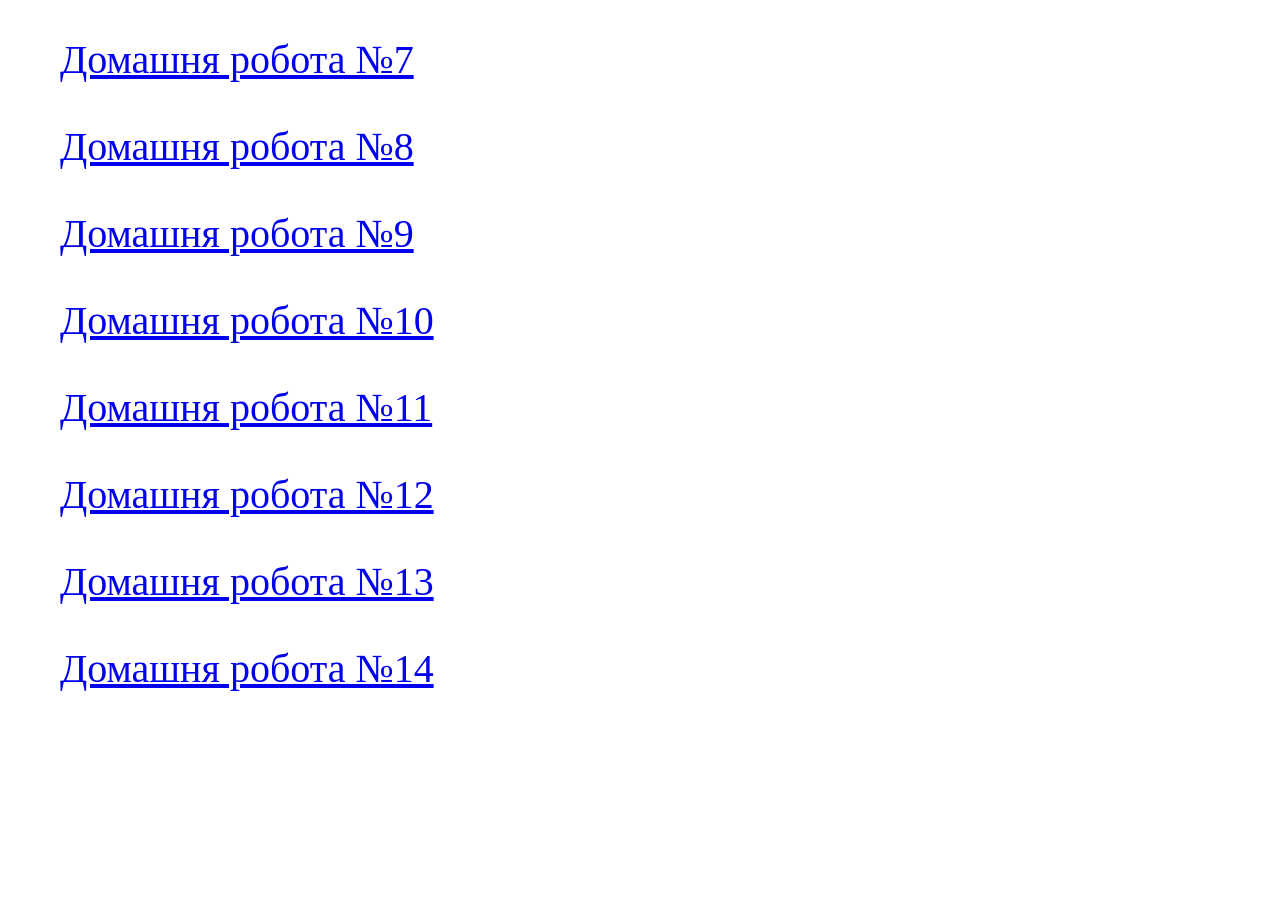
<file: index.html>
﻿<!DOCTYPE html>
<html lang="uk">
<head>
<meta charset="UTF-8">
<meta name="author" content="Vitalii Vlasyuk">
<title>Домашні роботи</title>
<link rel="stylesheet" href="css/reset.css">
<link rel="stylesheet" href="css/style.css">
</head>
  <body>
    <ul>
        <li>
        <a href="homework7/">Домашня робота №7</a>
      </li>
      <li>
        <a href="homework8/">Домашня робота №8</a>
      </li>
      <li>
        <a href="homework9/">Домашня робота №9</a>
      </li>
      <li>
        <a href="homework10/">Домашня робота №10</a>
      </li>
      <li>
        <a href="homework11/">Домашня робота №11</a>
      </li>
      <li>
        <a href="homework12/">Домашня робота №12</a>
      </li>
      <li>
        <a href="homework13/">Домашня робота №13</a>
      </li>
      <li>
        <a href="homework14/">Домашня робота №14</a>
      </li>
    </ul>
  </body>
</html>
</file>
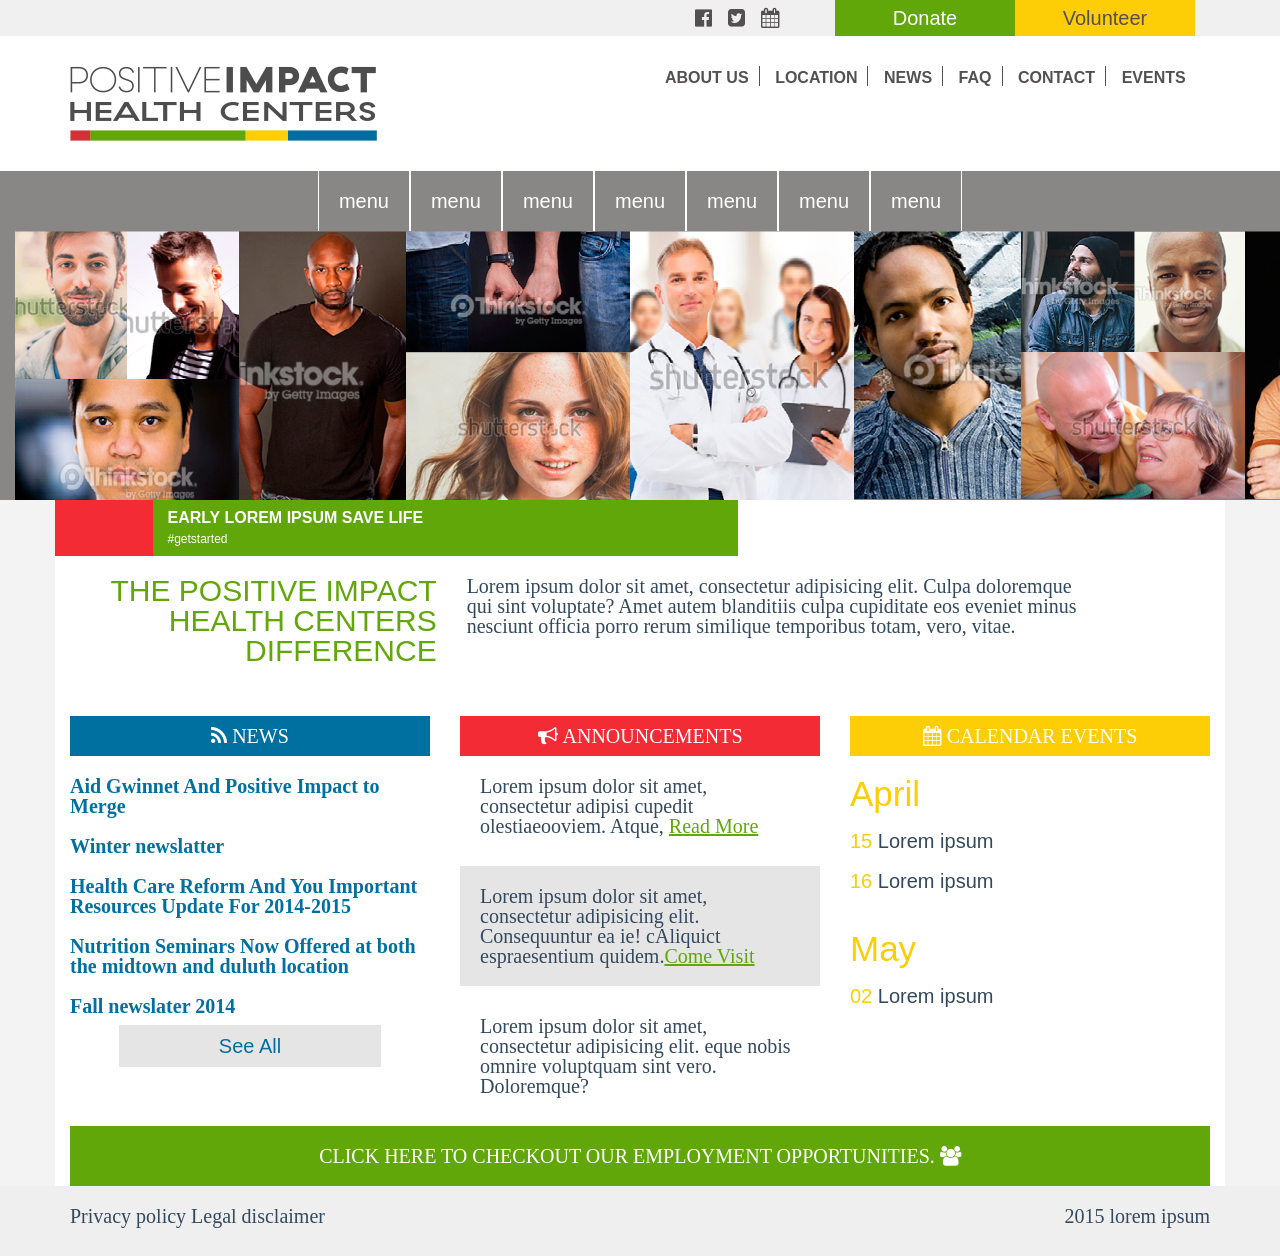
<file: exam/index.html>
<!DOCTYPE html>
<html>

  <head>
    <meta charset="UTF-8">

    <title>homework10</title>
    <meta name="description" content="hw10 template">
  <!--
    icons
  -->
    <link rel="shortcut icon" href="assets/img/favicon/favicon.ico" type="image/x-icon">
    <link rel="apple-touch-icon" href="assets/img/favicon/apple-touch-icon.png">
    <link rel="apple-touch-icon" sizes="72x72" href="assets/img/favicon/apple-touch-icon-72x72.png">
    <link rel="apple-touch-icon" sizes="114x114" href="assets/img/favicon/apple-touch-icon-114x114.png">
  <!--
    cross-platrform
  -->
    <meta http-equiv="X-UA-Compatible" content="IE=edge">
    <meta name="viewport" content="width=device-width, initial-scale=1, maximum-scale=1">
  <!--
    fonts
  -->
    <link rel="stylesheet" href="assets/css/font-awesome.min.css"/>
  <!--
    main-css
  -->
    <link rel="stylesheet" href="assets/css/style.css">
  </head>

  <body>
<!--
  main-header
-->
    <header class="main-header">
      <div class="container">
        <div class="row">
          <ul class="social-list col-lg-offset-6 col-lg-2">
            <li><a href="#" class="fa fa-facebook-official" aria-hidden="true"></a></li>
            <li><a href="#" class="fa fa-twitter-square" aria-hidden="true"></a></li>
            <li><a href="#" class="fa fa-calendar" aria-hidden="true"></a></li>
          </ul>
          <ul class="help-list col-lg-4 row">
            <li class="donate col-lg-6"><a href="#">Donate</a></li>
            <li class="volunteer col-lg-6"><a href="#">Volunteer</a></li>
          </ul>
        </div>
      </div>
    </header>

<!--
  logo+nav section
-->

    <section class="navigation">
      <div class="container">
        <div class="row">
          <a href="#" class="logo col-lg-4"><img src="assets/img/logo.png" alt="logo"></a>
          <ul class="main-nav col-lg-offset-2 col-lg-6">
            <li><a href="#">about us</a></li>
            <li><a href="#">location</a></li>
            <li><a href="#">news</a></li>
            <li><a href="#">faq</a></li>
            <li><a href="#">contact</a></li>
            <li><a href="#">events</a></li>
          </ul>
        </div>
      </div>
    </section>

<!--
  welcome section
-->

    <section class="welcome">
      <div class="container">
        <div class="row">
          <ul class="menu">
            <li class="list"><a href="#">menu</a></li>
            <li><a href="#">menu</a></li>
            <li><a href="#">menu</a></li>
            <li><a href="#">menu</a></li>
            <li><a href="#">menu</a></li>
            <li><a href="#">menu</a></li>
            <li><a href="#">menu</a></li>
          </ul>
        </div>
      </div>
      <div class="container-fluid">
        <img src="assets/img/header.png" alt="collage">
      </div>
    </section>

<!--
  health-section
-->

    <section class="health">
      <div class="container bg">
        <div class="row">
          <div class="flex">
            <div class="red col-lg-1"></div>
            <div class="wrap col-lg-6">
              <h2>early lorem ipsum save life</h2>
              <span>#getstarted</span>
            </div>
          </div>
          <div class="wrap-text">
            <span class="col-lg-4">the positive impact health centers difference</span>
            <p class="col-lg-7">Lorem ipsum dolor sit amet, consectetur adipisicing elit. Culpa doloremque qui sint voluptate? Amet autem blanditiis culpa cupiditate eos eveniet minus nesciunt officia porro rerum similique temporibus totam, vero, vitae.</p>
          </div>
        </div>
        <ul class="main-list row">
          <li class="news-column col-lg-4">
            <h3 class="news fa fa-rss" aria-hidden="true"> news</h3>
            <ul class="news-list">
              <li><p>Aid Gwinnet And Positive Impact to Merge</p></li>
              <li><p>Winter newslatter</p></li>
              <li><p>Health Care Reform And You Important Resources Update For 2014-2015</p></li>
              <li><p>Nutrition Seminars Now Offered at both the midtown and duluth location</p></li>
              <li><p>Fall newslater 2014</p></li>
              <li><a href="#">See All</a></li>
            </ul>
          </li>
          <li class="announce-column col-lg-4">
            <h3 class="announce fa fa-bullhorn" aria-hidden="true"> announcements</h3>
            <p>Lorem ipsum dolor sit amet, consectetur adipisi cupedit olestiaeooviem. Atque, <a href="#">Read More</a></p>
            <p class="grey">Lorem ipsum dolor sit amet, consectetur adipisicing elit. Consequuntur ea ie! cAliquict espraesentium quidem.<a href="#">Come Visit</a></p>
            <p>Lorem ipsum dolor sit amet, consectetur adipisicing elit. eque nobis omnire voluptquam sint vero. Doloremque?</p>
          <li class="calendar-column col-lg-4">
            <h3 class="calendar fa fa-calendar" aria-hidden="true"> calendar events</h3>
          <ul class="calendar-list">
            <li>
              <h4>April</h4>
              <dl>
                <div class="calendar-wrap">
                  <dt>15</dt>
                  <dd>Lorem ipsum</dd>
                </div>
                <div class="calendar-wrap">
                  <dt>16</dt>
                  <dd>Lorem ipsum</dd>
                </div>
              </dl>
            </li>
            <li>
              <h4>May</h4>
              <dl>
                <dt>02</dt>
                <dd>Lorem ipsum</dd>
              </dl>
            </li>
          </ul>
          </li>
        </ul>
        <p class="footer-health">Click here to checkout our employment opportunities. <i class="fa fa-users" aria-hidden="true"></i></p>
      </div>
    </section>

<!--
  info-section
-->

    <section class="info">

    </section>


<!--
  main-footer
-->

    <footer class="main-footer">
      <div class="container">
        <p class="left">Privacy policy Legal disclaimer</p>
        <p class="right">2015 lorem ipsum</p>
      </div>
    </footer>

<!--
  scripts
-->

    <script src="assets/js/libs.js"></script>
    <script src="assets/js/main.js"></script>
  </body>
</html>
</file>
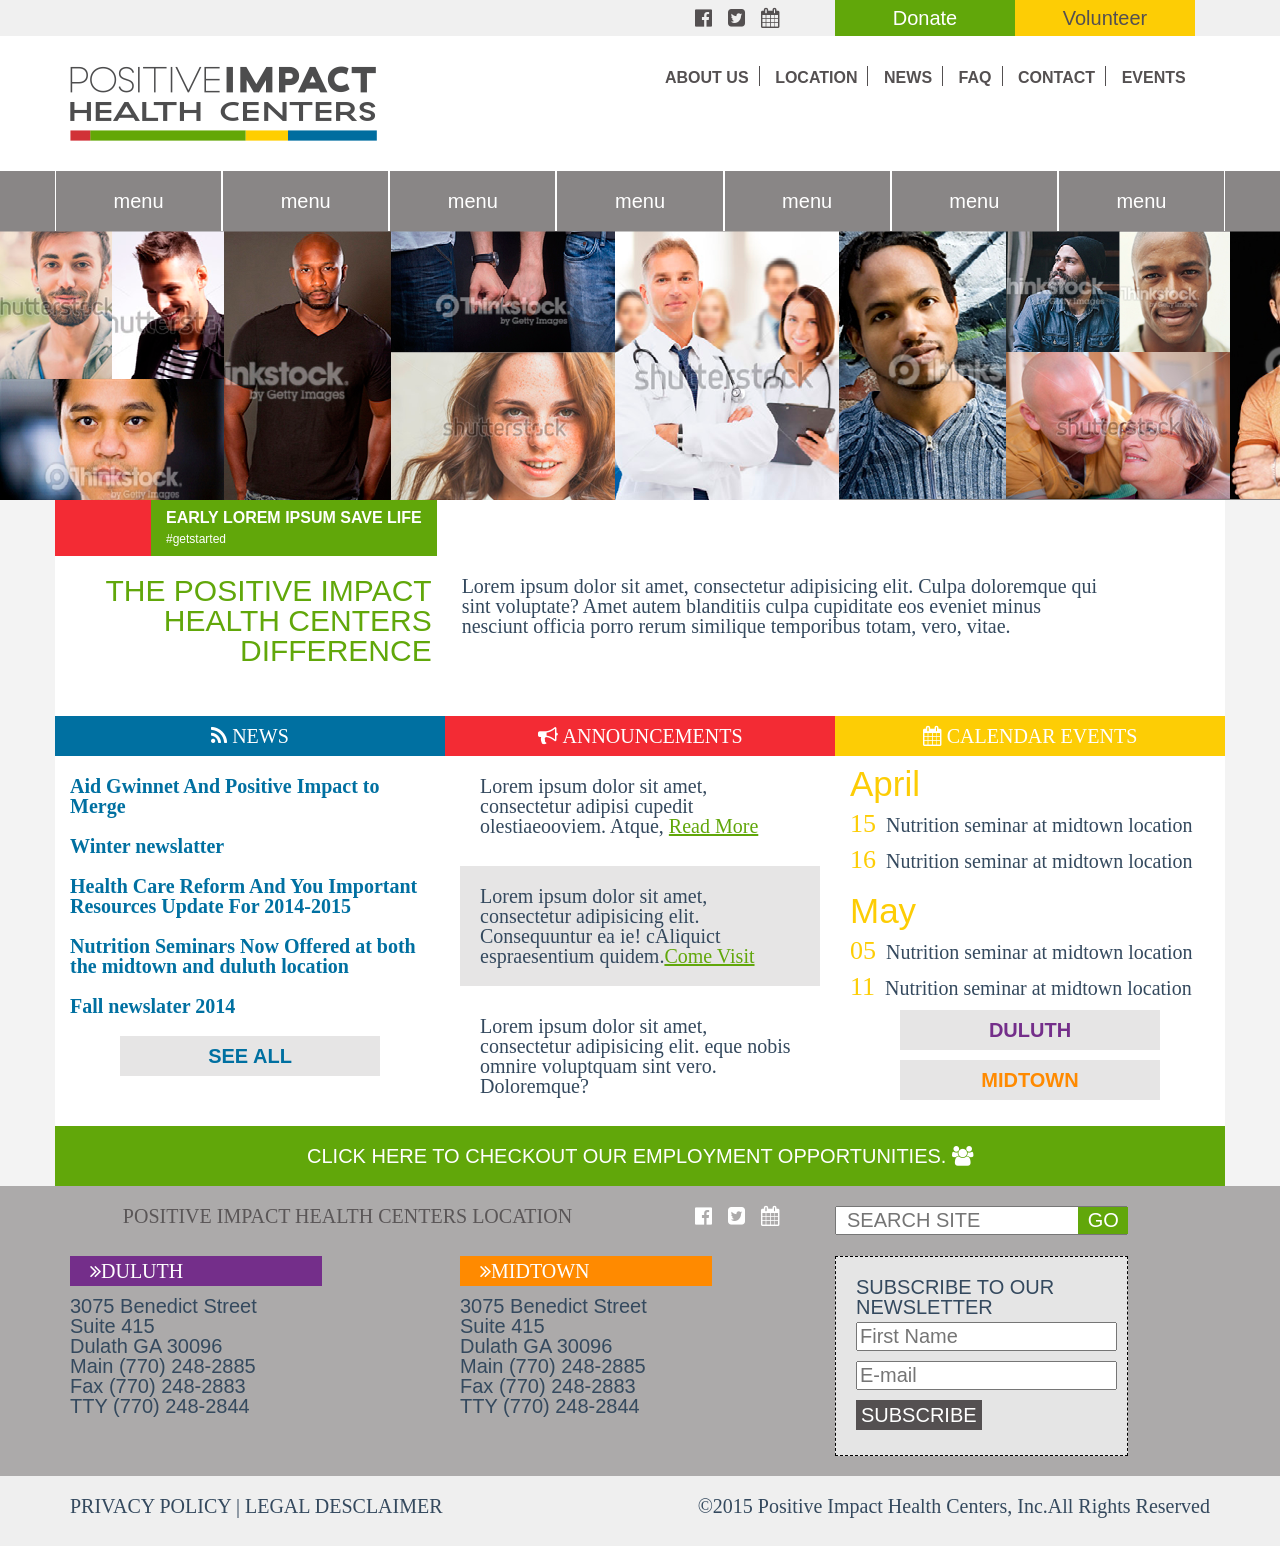
<file: homework10/index.html>
<!DOCTYPE html>
<html>

  <head>
    <meta charset="UTF-8">

    <title>homework10</title>
    <meta name="description" content="hw10 template">
  <!--
    icons
  -->
    <link rel="shortcut icon" href="assets/img/favicon/favicon.ico" type="image/x-icon">
    <link rel="apple-touch-icon" href="assets/img/favicon/apple-touch-icon.png">
    <link rel="apple-touch-icon" sizes="72x72" href="assets/img/favicon/apple-touch-icon-72x72.png">
    <link rel="apple-touch-icon" sizes="114x114" href="assets/img/favicon/apple-touch-icon-114x114.png">
  <!--
    cross-platrform
  -->
    <meta http-equiv="X-UA-Compatible" content="IE=edge">
    <meta name="viewport" content="width=device-width, initial-scale=1, maximum-scale=1">
  <!--
    fonts
  -->
    <link rel="stylesheet" href="assets/css/font-awesome.min.css"/>
  <!--
    main-css
  -->
    <link rel="stylesheet" href="assets/css/style.css">
  </head>

  <body>
<!--
  main-header
-->
    <header class="main-header">
      <div class="container">
        <div class="row">
          <ul class="social-list col-lg-offset-6 col-lg-2">
            <li><a href="#" class="fa fa-facebook-official" aria-hidden="true"></a></li>
            <li><a href="#" class="fa fa-twitter-square" aria-hidden="true"></a></li>
            <li><a href="#" class="fa fa-calendar" aria-hidden="true"></a></li>
          </ul>
          <ul class="help-list col-lg-4 row">
            <li class="donate col-lg-6"><a href="#">Donate</a></li>
            <li class="volunteer col-lg-6"><a href="#">Volunteer</a></li>
          </ul>
        </div>
      </div>
    </header>

<!--
  logo+nav section
-->

    <section class="navigation">
      <div class="container">
        <div class="row">
          <a href="#" class="logo col-lg-4"><img src="assets/img/logo.png" alt="logo"></a>
          <ul class="main-nav col-lg-offset-2 col-lg-6">
            <li class="nav-element">
              <a class="nav-down" href="#">about us</a>
              <div class="dropdown-menu">
                <ul class="nav-content">
                  <li><a href="#">Our Work</a></li>
                  <li><a href="#">Staff Directory</a></li>
                  <li><a href="#">Employment</a></li>
                  <li><a href="#">Opportunities</a></li>
                  <li><a href="#">Funders</a></li>
                </ul>
              </div>
            </li>
            <li class="nav-element">
              <a class="nav-down" href="#">location</a>
              <div class="dropdown-menu">
                <ul class="nav-content">
                  <li><a href="#">Our Work</a></li>
                  <li><a href="#">Staff Directory</a></li>
                  <li><a href="#">Employment</a></li>
                  <li><a href="#">Opportunities</a></li>
                  <li><a href="#">Funders</a></li>
                </ul>
              </div>
            </li>
            <li class="nav-element">
              <a class="nav-down" href="#">news</a>
              <div class="dropdown-menu">
                <ul class="nav-content">
                  <li><a href="#">Our Work</a></li>
                  <li><a href="#">Staff Directory</a></li>
                  <li><a href="#">Employment</a></li>
                  <li><a href="#">Opportunities</a></li>
                  <li><a href="#">Funders</a></li>
                </ul>
              </div>
            </li>
            <li class="nav-element">
              <a class="nav-down" href="#">faq</a>
              <div class="dropdown-menu">
                <ul class="nav-content">
                  <li><a href="#">Our Work</a></li>
                  <li><a href="#">Staff Directory</a></li>
                  <li><a href="#">Employment</a></li>
                  <li><a href="#">Opportunities</a></li>
                  <li><a href="#">Funders</a></li>
                </ul>
              </div>
            </li>
            <li class="nav-element">
              <a class="nav-down" href="#">contact</a>
              <div class="dropdown-menu">
                <ul class="nav-content">
                  <li><a href="#">Our Work</a></li>
                  <li><a href="#">Staff Directory</a></li>
                  <li><a href="#">Employment</a></li>
                  <li><a href="#">Opportunities</a></li>
                  <li><a href="#">Funders</a></li>
                </ul>
              </div>
            </li>
            <li class="nav-element">
              <a class="nav-down" href="#">events</a>
              <div class="dropdown-menu">
                <ul class="nav-content">
                  <li><a href="#">Our Work</a></li>
                  <li><a href="#">Staff Directory</a></li>
                  <li><a href="#">Employment</a></li>
                  <li><a href="#">Opportunities</a></li>
                  <li><a href="#">Funders</a></li>
                </ul>
              </div>
            </li>
          </ul>
        </div>
      </div>
    </section>

<!--
  welcome section
-->

    <section class="welcome">
      <div class="container">
        <div class="row">
          <ul class="menu">
            <li class="menu-element">
              <a class="menu-down" href="#">menu</a>
              <div class="drop-down">
                <ul class="content">
                  <li><a href="#">Clinic locations</a></li>
                  <li><a href="#">Patients Support</a></li>
                  <li><a href="#">Forms & Policies</a></li>
                  <li><a href="#">Payment Options</a></li>
                  <li><a href="#">Clinic Eligibility</a></li>
                  <li><a href="#">Insurance Carriers</a></li>
                  <li><a href="#">340(B)Pharmacy</a></li>
                  <li><a href="#">IQ Health</a></li>
                  <li><a href="#">HICP</a></li>
                  <li><a href="#">Wellness Links</a></li>
                  <li><a href="#">Nutrition Center</a></li>
                </ul>
              </div>
            </li>
            <li class="menu-element">
              <a class="menu-down" href="#">menu</a>
              <div class="drop-down">
                <ul class="content">
                  <li><a href="#">Clinic locations</a></li>
                  <li><a href="#">Patients Support</a></li>
                  <li><a href="#">Forms & Policies</a></li>
                  <li><a href="#">Payment Options</a></li>
                  <li><a href="#">Clinic Eligibility</a></li>
                  <li><a href="#">Insurance Carriers</a></li>
                  <li><a href="#">340(B)Pharmacy</a></li>
                  <li><a href="#">IQ Health</a></li>
                  <li><a href="#">HICP</a></li>
                  <li><a href="#">Wellness Links</a></li>
                  <li><a href="#">Nutrition Center</a></li>
                </ul>
              </div>
            </li>
            <li class="menu-element">
              <a class="menu-down" href="#">menu</a>
              <div class="drop-down">
                <ul class="content">
                  <li><a href="#">Clinic locations</a></li>
                  <li><a href="#">Patients Support</a></li>
                  <li><a href="#">Forms & Policies</a></li>
                  <li><a href="#">Payment Options</a></li>
                  <li><a href="#">Clinic Eligibility</a></li>
                  <li><a href="#">Insurance Carriers</a></li>
                  <li><a href="#">340(B)Pharmacy</a></li>
                  <li><a href="#">IQ Health</a></li>
                  <li><a href="#">HICP</a></li>
                  <li><a href="#">Wellness Links</a></li>
                  <li><a href="#">Nutrition Center</a></li>
                </ul>
              </div>
            </li>
            <li class="menu-element">
              <a class="menu-down" href="#">menu</a>
              <div class="drop-down">
                <ul class="content">
                  <li><a href="#">Clinic locations</a></li>
                  <li><a href="#">Patients Support</a></li>
                  <li><a href="#">Forms & Policies</a></li>
                  <li><a href="#">Payment Options</a></li>
                  <li><a href="#">Clinic Eligibility</a></li>
                  <li><a href="#">Insurance Carriers</a></li>
                  <li><a href="#">340(B)Pharmacy</a></li>
                  <li><a href="#">IQ Health</a></li>
                  <li><a href="#">HICP</a></li>
                  <li><a href="#">Wellness Links</a></li>
                  <li><a href="#">Nutrition Center</a></li>
                </ul>
              </div>
            </li>
            <li class="menu-element">
              <a class="menu-down" href="#">menu</a>
              <div class="drop-down">
                <ul class="content">
                  <li><a href="#">Clinic locations</a></li>
                  <li><a href="#">Patients Support</a></li>
                  <li><a href="#">Forms & Policies</a></li>
                  <li><a href="#">Payment Options</a></li>
                  <li><a href="#">Clinic Eligibility</a></li>
                  <li><a href="#">Insurance Carriers</a></li>
                  <li><a href="#">340(B)Pharmacy</a></li>
                  <li><a href="#">IQ Health</a></li>
                  <li><a href="#">HICP</a></li>
                  <li><a href="#">Wellness Links</a></li>
                  <li><a href="#">Nutrition Center</a></li>
                </ul>
              </div>
            </li>
            <li class="menu-element">
              <a class="menu-down" href="#">menu</a>
              <div class="drop-down">
                <ul class="content">
                  <li><a href="#">Clinic locations</a></li>
                  <li><a href="#">Patients Support</a></li>
                  <li><a href="#">Forms & Policies</a></li>
                  <li><a href="#">Payment Options</a></li>
                  <li><a href="#">Clinic Eligibility</a></li>
                  <li><a href="#">Insurance Carriers</a></li>
                  <li><a href="#">340(B)Pharmacy</a></li>
                  <li><a href="#">IQ Health</a></li>
                  <li><a href="#">HICP</a></li>
                  <li><a href="#">Wellness Links</a></li>
                  <li><a href="#">Nutrition Center</a></li>
                </ul>
              </div>
            </li>
            <li class="menu-element">
              <a class="menu-down" href="#">menu</a>
              <div class="drop-down drop-down-last">
                <ul class="content">
                  <li><a href="#">Clinic locations</a></li>
                  <li><a href="#">Patients Support</a></li>
                  <li><a href="#">Forms & Policies</a></li>
                  <li><a href="#">Payment Options</a></li>
                  <li><a href="#">Clinic Eligibility</a></li>
                  <li><a href="#">Insurance Carriers</a></li>
                  <li><a href="#">340(B)Pharmacy</a></li>
                  <li><a href="#">IQ Health</a></li>
                  <li><a href="#">HICP</a></li>
                  <li><a href="#">Wellness Links</a></li>
                  <li><a href="#">Nutrition Center</a></li>
                </ul>
              </div>
            </li>
          </ul>
        </div>
      </div>
      <div class="container-fluid main-bg">
        <img src="assets/img/header.png" alt="collage">
      </div>
    </section>

<!--
  health-section
-->

    <section class="health">
      <div class="container bg">
        <div class="row">
          <div class="flex">
            <div class="wrap">
              <h2>early lorem ipsum save life</h2>
              <span>#getstarted</span>
            </div>
          </div>
          <div class="wrap-text">
            <span class="col-lg-4">the positive impact health centers difference</span>
            <p class="col-lg-7">Lorem ipsum dolor sit amet, consectetur adipisicing elit. Culpa doloremque qui sint voluptate? Amet autem blanditiis culpa cupiditate eos eveniet minus nesciunt officia porro rerum similique temporibus totam, vero, vitae.</p>
          </div>
        </div>
        <ul class="main-list row">
          <li class="news-column col-lg-4">
            <h3 class="news fa fa-rss" aria-hidden="true"> news</h3>
            <div class="news-announce-events-wrap">
              <ul class="news-list">
                <li><p>Aid Gwinnet And Positive Impact to Merge</p></li>
                <li><p>Winter newslatter</p></li>
                <li><p>Health Care Reform And You Important Resources Update For 2014-2015</p></li>
                <li><p>Nutrition Seminars Now Offered at both the midtown and duluth location</p></li>
                <li><p>Fall newslater 2014</p></li>
                <li><a href="#">See All</a></li>
              </ul>
            </div>
          </li>
          <li class="announce-column col-lg-4">
            <h3 class="announce fa fa-bullhorn" aria-hidden="true"> announcements</h3>
            <div class="news-announce-events-wrap">
              <p>Lorem ipsum dolor sit amet, consectetur adipisi cupedit olestiaeooviem. Atque, <a href="#">Read More</a></p>
              <p class="grey">Lorem ipsum dolor sit amet, consectetur adipisicing elit. Consequuntur ea ie! cAliquict espraesentium quidem.<a href="#">Come Visit</a></p>
              <p>Lorem ipsum dolor sit amet, consectetur adipisicing elit. eque nobis omnire voluptquam sint vero. Doloremque?</p>
            </div>
          <li class="calendar-column col-lg-4">
          <h3 class="calendar fa fa-calendar" aria-hidden="true"> calendar events</h3>
            <div class="news-announce-events-wrap">
              <ul class="calendar-list">
                <li>
                  <h4>April</h4>
                  <ul>
                    <li><p><span>15</span>Nutrition seminar at midtown location</p></li>
                    <li><p><span>16</span>Nutrition seminar at midtown location</p></li>
                  </ul>
                </li>
                <li>
                  <h4>May</h4>
                  <ul>
                    <li><p><span>05</span>Nutrition seminar at midtown location</p></li>
                    <li><p><span>11</span>Nutrition seminar at midtown location</p></li>
                  </ul>
                </li>
                <li class="btn"><a href="#">Duluth</a></li>
                <li class="btn"><a class="midtown" href="#">Midtown</a></li>
              </ul>
            </div>
          </li>
        </ul>
        <a href="#"><span class="footer-health">Click here to checkout our employment opportunities. <i class="fa fa-users" aria-hidden="true"></i></span></a>
      </div>
    </section>

<!--
  info-section
-->

    <section class="info">
      <div class="container">
        <div class="row">
          <p class="col-lg-6">positive impact health centers location</p>
          <ul class="social-list col-lg-2 col-xs-6">
            <li><a href="#" class="fa fa-facebook-official" aria-hidden="true"></a></li>
            <li><a href="#" class="fa fa-twitter-square" aria-hidden="true"></a></li>
            <li><a href="#" class="fa fa-calendar" aria-hidden="true"></a></li>
          </ul>
          <form action="#" class="help-list col-lg-4 col-xs-6 row">
            <input type="search" placeholder="SEARCH SITE"><input class="submit" type="submit" value="GO">
          </form>
        </div>
        <ul class="row bottom-row">
          <li class="col-xs-6 col-md-4">
            <a href="#" class="duluth fa fa-angle-double-right" aria-hidden="true">Duluth</a>
            <ul>
              <li>3075 Benedict Street</li>
              <li>Suite 415</li>
              <li>Dulath GA 30096</li>
              <li>Main (770) 248-2885</li>
              <li>Fax (770) 248-2883</li>
              <li>TTY (770) 248-2844</li>
            </ul>
          </li>
          <li class="col-xs-6 col-md-4">
            <a href="#" class="midtown fa fa-angle-double-right" aria-hidden="true">Midtown</a>
            <ul>
              <li>3075 Benedict Street</li>
              <li>Suite 415</li>
              <li>Dulath GA 30096</li>
              <li>Main (770) 248-2885</li>
              <li>Fax (770) 248-2883</li>
              <li>TTY (770) 248-2844</li>
            </ul></li>
          <li class="subscribe-wrap col-xs-12 col-md-4">
            <h5>subscribe to our newsletter</h5>
            <div id="mc_embed_signup">
              <form action="http://vk.us14.list-manage.com/subscribe/post?u=94ecec000e7988a90ae5442d9&amp;id=56aa266200" method="post" id="mc-embedded-subscribe-form" name="mc-embedded-subscribe-form" class="validate" target="_blank" validate>
                <div id="mc_embed_signup_scroll">
                  <input type="text" placeholder="First Name">
                  <label for="mce-EMAIL"></label>
                  <input type="email" placeholder="E-mail" name="EMAIL" id="mce-EMAIL">
                  <input class="subscribe" type="submit" name="subscribe" id="mc-embedded-subscribe" value="subscribe">
                  <div id="mce-responses" class="clear">
                    <div class="response" id="mce-error-response" style="display:none"></div>
                    <div class="response" id="mce-success-response" style="display:none"></div>
                  </div>
                </div>
              </form>
            </div>
          </li>
        </ul>
      </div>
    </section>


<!--
  main-footer
-->

    <footer class="main-footer">
      <div class="container">
        <p class="left">PRIVACY POLICY | LEGAL DESCLAIMER</p>
        <p class="right">&copy;2015 Positive Impact Health Centers, Inc.All Rights Reserved</p>
      </div>
    </footer>

<!--
  scripts
-->

    <script src="assets/js/libs.js"></script>
    <script src="assets/js/main.js"></script>
  </body>
</html>
</file>
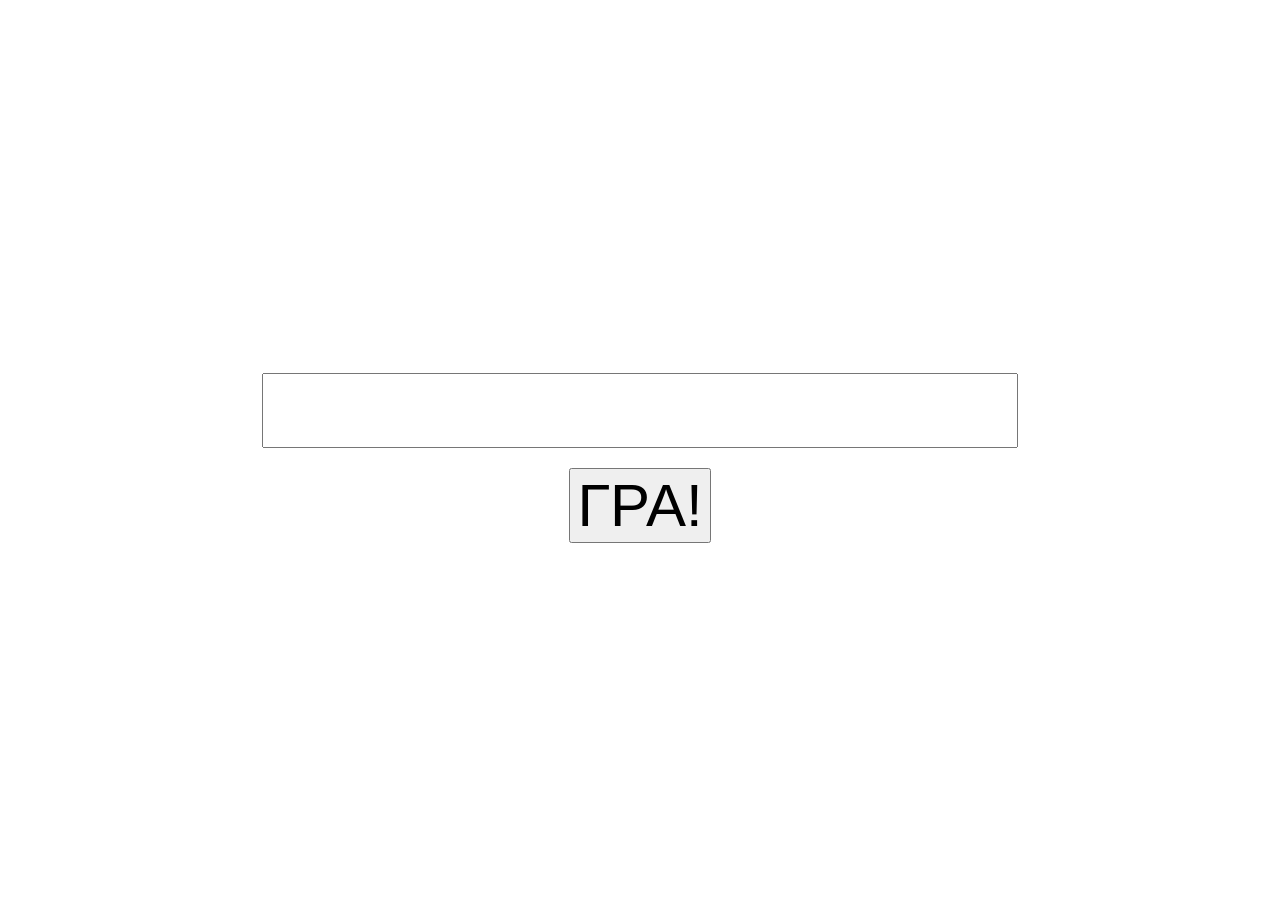
<file: homework13/index.html>
﻿<!DOCTYPE html>
<html>

<head>
  <meta charset="UTF-8">
  <title>HW13</title>
  <style>
  .flex {
    display: flex;
    flex-flow: column;
    justify-content: center;
    align-items: center;
    width: 100%;
    height: 100vh;
  }
  input {
    font-size: 60px;
    text-align: center;
  }
  </style>
</head>

<body onload="onload();">
  <script src="https://ajax.googleapis.com/ajax/libs/jquery/1.12.4/jquery.min.js"></script>

    <script>
      $(document).ready(function() {
        $("#input-value").keydown(function (e) {
          // backspace, delete, tab, escape, enter and .
          if ($.inArray(e.keyCode, [46, 8, 9, 27, 13, 110, 190]) !== -1 ||
                    // Ctrl/cmd+A
                  (e.keyCode == 65 && (e.ctrlKey === true || e.metaKey === true)) ||
                    // Ctrl/cmd+C
                  (e.keyCode == 67 && (e.ctrlKey === true || e.metaKey === true)) ||
                    // Ctrl/cmd+X
                  (e.keyCode == 88 && (e.ctrlKey === true || e.metaKey === true)) ||
                    // home, end, left, right
                  (e.keyCode >= 35 && e.keyCode <= 39)) {
            return;
          }
          // 0-9
          if ((e.shiftKey || (e.keyCode < 48 || e.keyCode > 57)) && (e.keyCode < 96 || e.keyCode > 105)) {
            e.preventDefault();
          }
        });
      });

      var randomNumber = Math.floor(Math.random() * (999 + 1));
      var inputValue;
      var counter = 10;

  function onload(){

    inputValue = document.getElementById('input-value');
    $('#submit').click(function() {
      counter--;

      if (counter >= 0) {

      if (inputValue.value > randomNumber) {
          alert('більше ніж задумане' + '  залишилось спроб ' + counter + '  ' + randomNumber);
      } else if (inputValue.value < randomNumber) {
              alert('менше ніж задумане' + '  залишилось спроб ' + counter + '  ' + randomNumber);
      } else {
          alert('ПЕРЕМОГА!  ' + 'задумане число '+ randomNumber);
      }
      } else {
          alert ('GAME OVER  ' + 'задумане число '+ randomNumber);
      }

    });
  }
  </script>
  <div class="flex">
    <input type="text" id="input-value" name="name" value="" maxlength="3" max="999" min="0" style="margin-bottom: 20px" autocomplete="off">
    <input type="submit" value="ГРА!" id="submit" name="submit">
  </div>
  </body>
</html>
</file>
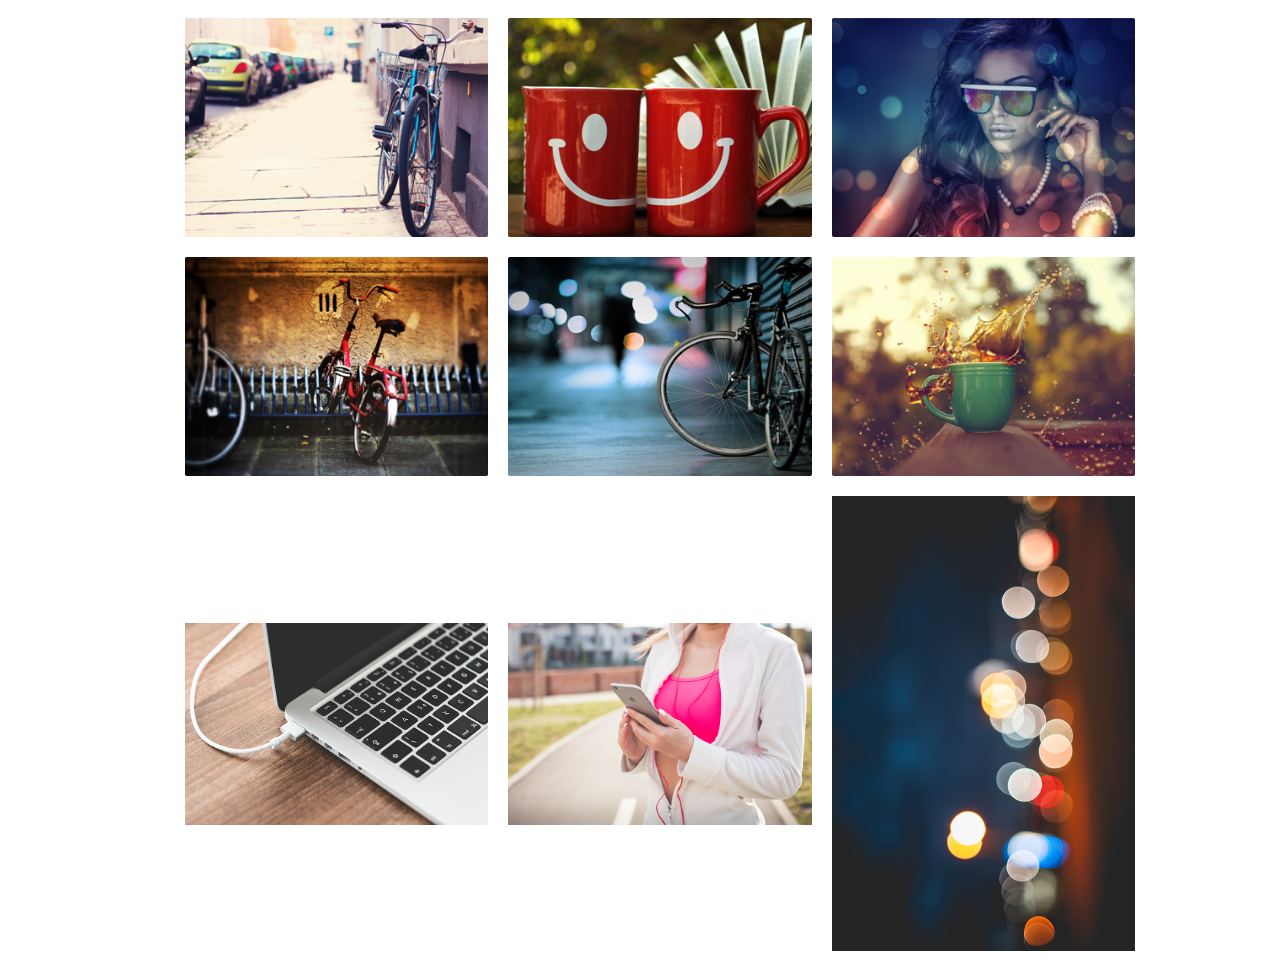
<file: homework14/index.html>
<!doctype html>
<html lang="en">
<head>
  <meta charset="UTF-8">
  <meta name="viewport"
        content="width=device-width, user-scalable=no, initial-scale=1.0, maximum-scale=1.0, minimum-scale=1.0">
  <meta http-equiv="X-UA-Compatible" content="ie=edge">
  <title>Document</title>
  <link rel="stylesheet" href="lb.css">

</head>
<body>
<ul class="lb-container">
  <li class="lb-item">
    <img src="img/1.png" alt="lb-preview">
  </li>
  <li class="lb-item">
    <img src="img/2.png" alt="lb-preview">
  </li>
  <li class="lb-item">
    <img src="img/3.png" alt="lb-preview">
  </li>
  <li class="lb-item">
    <img src="img/4.png" alt="lb-preview">
  </li>
  <li class="lb-item">
    <img src="img/5.png" alt="lb-preview">
  </li>
  <li class="lb-item">
    <img src="img/6.png" alt="lb-preview">
  </li>
  <li class="lb-item">
    <img src="img/7.jpg" alt="lb-preview">
  </li>
  <li class="lb-item">
    <img src="img/8.jpg" alt="lb-preview">
  </li>
  <li class="lb-item">
    <img src="img/9.jpg" alt="lb-preview">
  </li>
</ul>

<div class="lb-background">
  <div class="lb-wrapper">
    <div class="lb-nav">
      <div class="icon-prev"></div>
      <div class="icon-next"></div>
    </div>
  </div>
</div>

<script src="https://ajax.googleapis.com/ajax/libs/jquery/1.12.4/jquery.min.js"></script>
<script src="lb.js"></script>

</body>
</html>
</file>
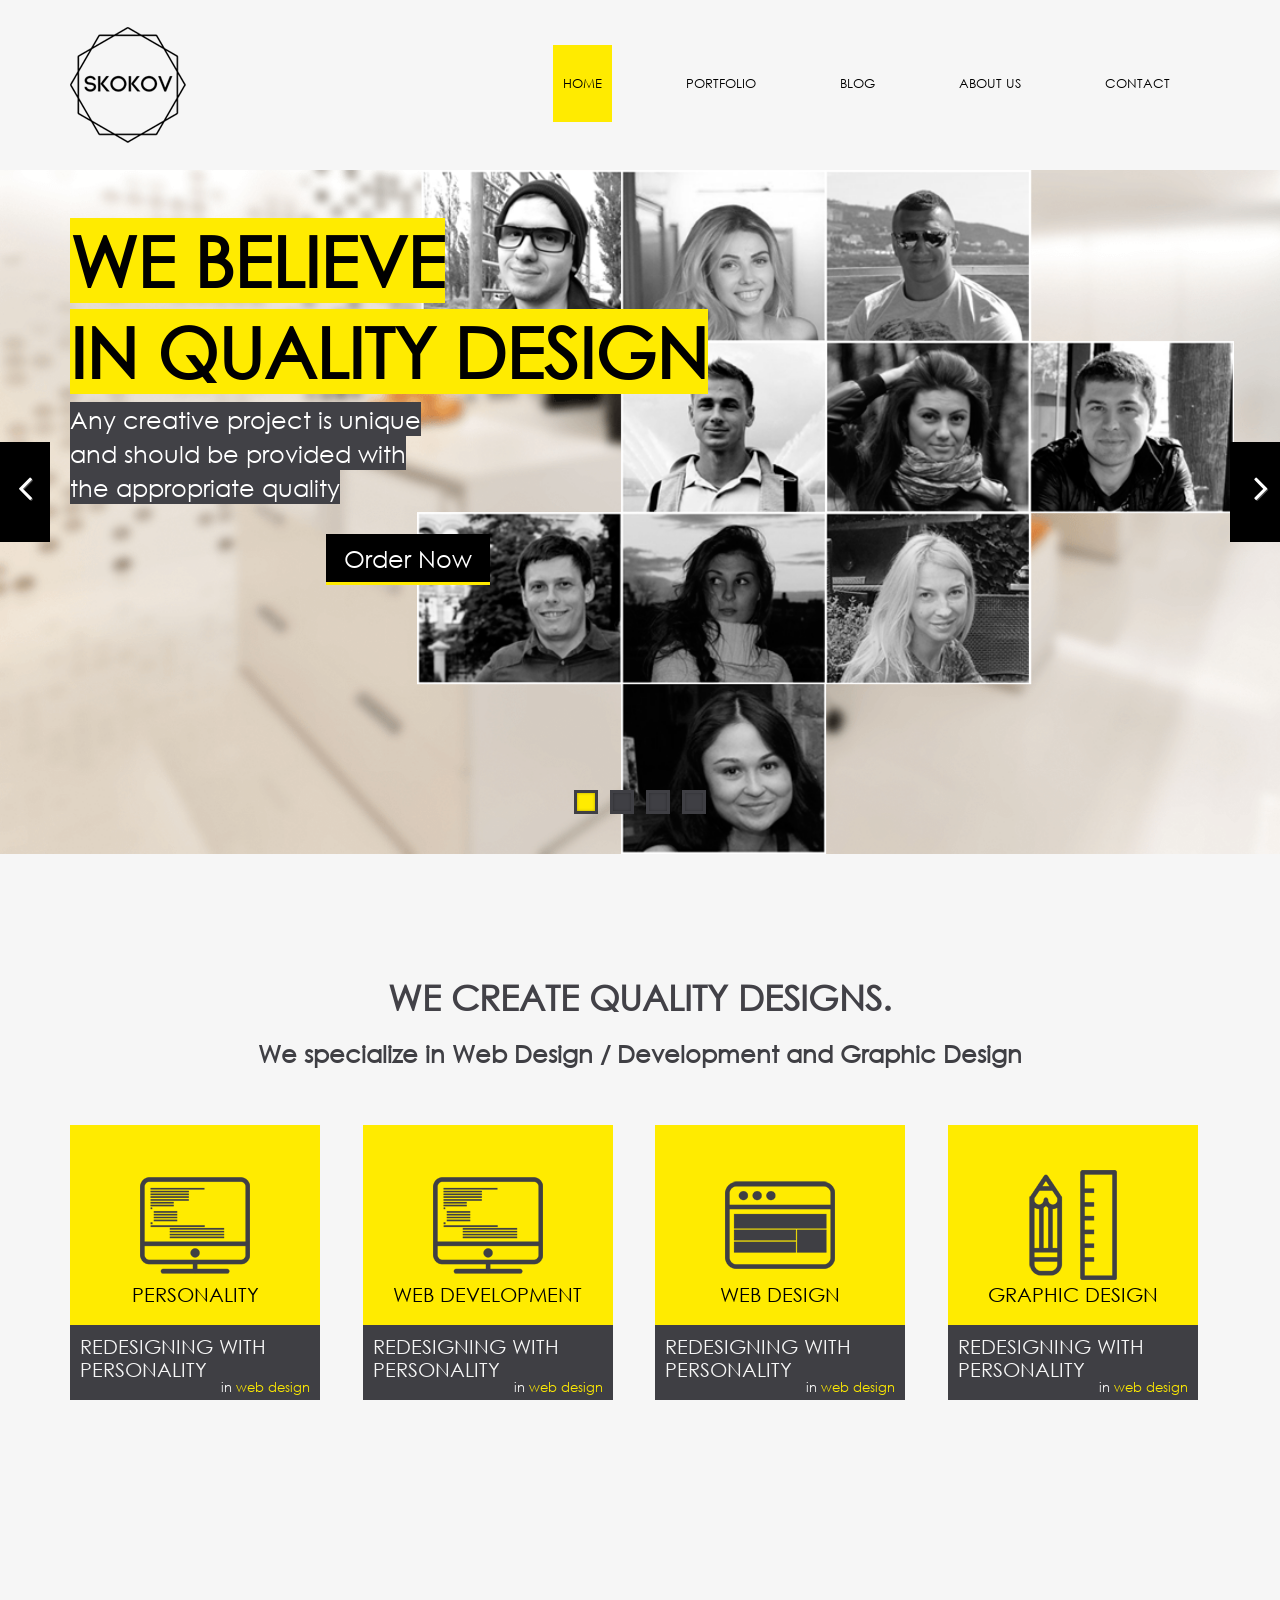
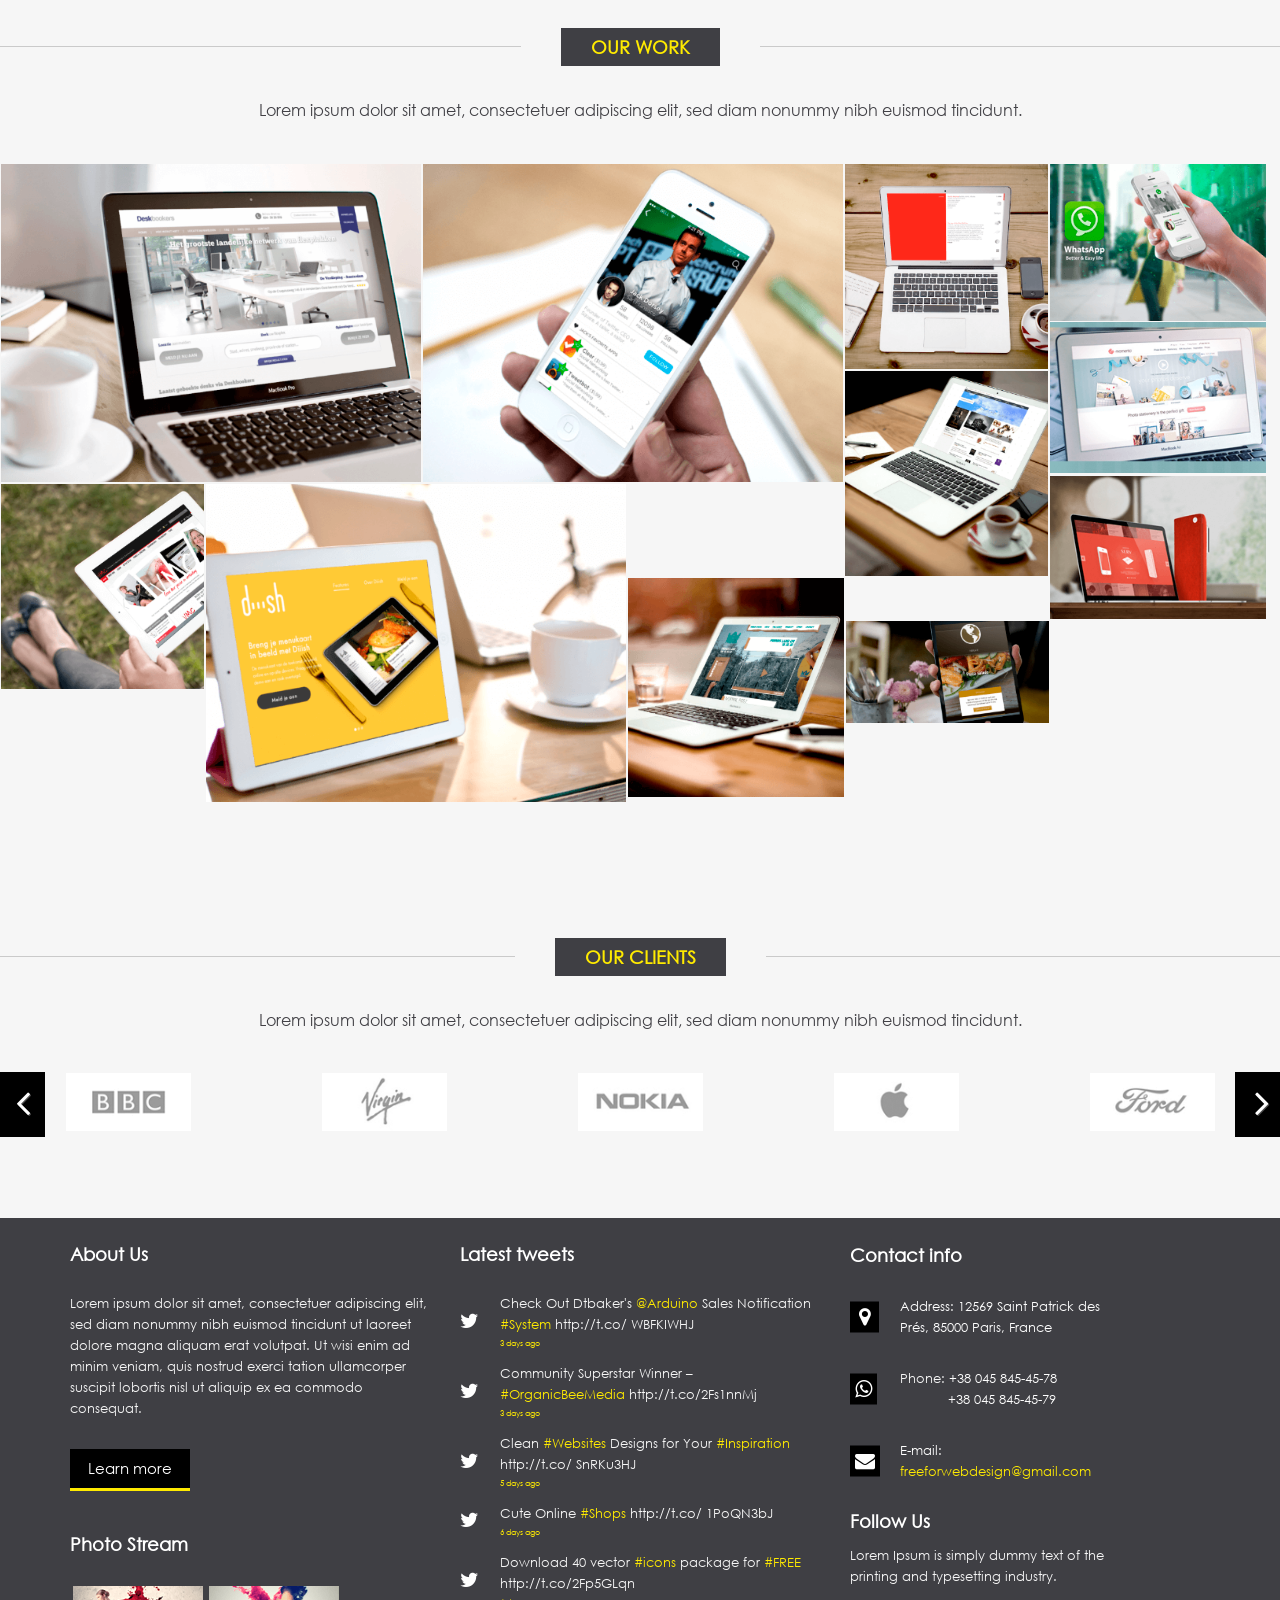
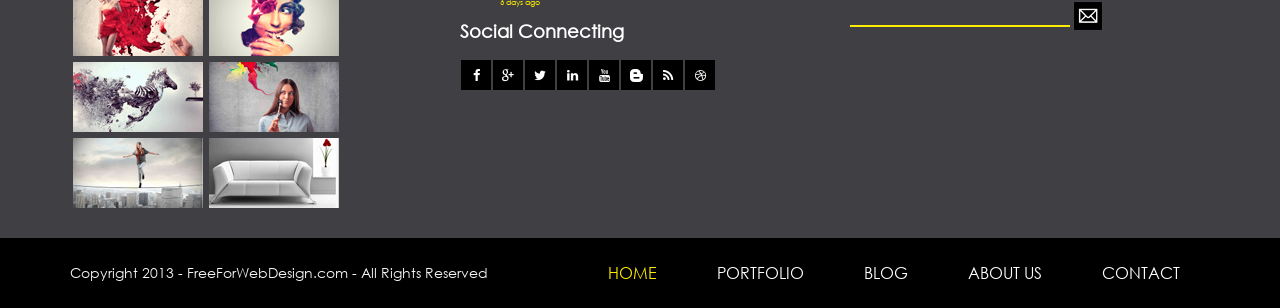
<file: homework9/index.html>
<!DOCTYPE html>
<html>

  <head>
    <meta charset="UTF-8">

    <title>Skokov</title>
    <meta name="description" content="Skokov template">
  <!--
    icons
  -->
    <link rel="shortcut icon" href="assets/img/favicon/favicon.ico" type="image/x-icon">
    <link rel="apple-touch-icon" href="assets/img/favicon/apple-touch-icon.png">
    <link rel="apple-touch-icon" sizes="72x72" href="assets/img/favicon/apple-touch-icon-72x72.png">
    <link rel="apple-touch-icon" sizes="114x114" href="assets/img/favicon/apple-touch-icon-114x114.png">
  <!--
    cross-platrform
  -->
    <meta http-equiv="X-UA-Compatible" content="IE=edge">
    <meta name="viewport" content="width=device-width, initial-scale=1, maximum-scale=1">
  <!--
    main-css
  -->
    <link rel="stylesheet" href="assets/css/style.css">
  </head>

  <body>

<!--
  main-header
-->
    <header class="main-header">
      <div class="container ">
        <a class="logo" href="#"><img src="assets/img/logo.png" alt="logo"></a>
        <nav class="main-nav">
          <i class="menu-toggle fa fa-bars fa-2x" aria-hidden="true"></i>
          <ul class="menu">
            <li><a href="index.html" class="active">HOME</a></li>
            <li><a href="portfolio.html">PORTFOLIO</a></li>
            <li><a href="blog.html">BLOG</a></li>
            <li><a href="about-us.html">about us</a></li>
            <li><a href="contact.html">CONTACT</a></li>
          </ul>
        </nav>
      </div>
    </header>

<!--
  main-slider-section
-->

    <section class="main-slider">
      <div class="flexslider flexslider-head">
        <ul class="slides">
          <li>
            <div class="container">
              <h1><span>We believe</span><br><span>in quality design</span></h1>
              <p><span>Any creative project is unique</span>
                <br><span>and should be provided with</span>
                <br><span>the appropriate quality</span></p>
              <a class="header-btn" href="#">Order Now</a>
            </div>
          </li>
          <li>
            <div class="container">
              <h1><span>We believe</span><br><span>in quality design</span></h1>
              <p><span>Any creative project is unique</span>
                <br><span>and should be provided with</span>
                <br><span>the appropriate quality</span></p>
              <a class="header-btn" href="#">Order Now</a>
            </div>
          </li>
          <li>
            <div class="container">
              <h1><span>We believe</span><br><span>in quality design</span></h1>
              <p><span>Any creative project is unique</span>
                <br><span>and should be provided with</span>
                <br><span>the appropriate quality</span></p>
              <a class="header-btn" href="#">Order Now</a>
            </div>
          </li>
          <li>
            <div class="container">
              <h1><span>We believe</span><br><span>in quality design</span></h1>
              <p><span>Any creative project is unique</span>
                <br><span>and should be provided with</span>
                <br><span>the appropriate quality</span></p>
              <a class="header-btn" href="#">Order Now</a>
            </div>
          </li>
        </ul>
      </div>
    </section>

<!--
  services-section
-->

    <section class="services">
      <div class="container">
        <h2 class="services-titile">We create quality designs.</h2>
        <p class="services-subtitle">We specialize in Web Design / Development and Graphic Design</p>
        <div class="row">
          <ul class="services-list">
            <li class="col-sm-6 col-md-4 col-lg-3">
              <div class="top-service">
                <div class="wrap background-personality">
                  <span>personality</span>
                </div>
                <div class="description">
                  <p class="helt-text">Redesigning With Personality</p>
                  <p class="right">in <span class="text-yellow">web design</span></p>
                </div>
              </div>
            </li>
            <li class="col-sm-6 col-md-4 col-lg-3">
              <div class="top-service">
                <div class="wrap background-dev">
                  <span>web development</span>
                </div>
                <div class="description">
                  <p class="helt-text">Redesigning With Personality</p>
                  <p class="right">in <span class="text-yellow">web design</span></p>
                </div>
              </div>
            </li>
            <li class="col-sm-6 col-md-4 col-lg-3">
              <div class="top-service">
                <div class="wrap background-web">
                  <span>web design</span>
                </div>
                <div class="description">
                  <p class="helt-text">Redesigning With Personality</p>
                  <p class="right">in <span class="text-yellow">web design</span></p>
                </div>
              </div>
            </li>
            <li class="col-sm-6 col-md-4 col-lg-3">
              <div class="top-service">
                <div class="wrap background-graphic">
                  <span>Graphic Design</span>
                </div>
                <div class="description">
                  <p class="helt-text">Redesigning With Personality</p>
                  <p class="right">in <span class="text-yellow">web design</span></p>
                </div>
              </div>
            </li>
          </ul>
        </div>
      </div>
    </section>

<!--
  portfolio-section
-->

    <section class="portfolio">
      <h3 class="clients-work-title">our work</h3>
      <p class="portfolio-text">Lorem ipsum dolor sit amet, consectetuer adipiscing elit, sed diam nonummy nibh euismod tincidunt.</p>
      <ul class="grid">
        <li class="grid-item grid-item--width4">
          <a href="#">
            <img src="assets/img/Portfolio-work-1.png" alt="portfolio-item">
          </a>
        </li>
        <li class="grid-item grid-item--width4">
          <a href="#">
            <img src="assets/img/Portfolio-work-2.png" alt="portfolio-item">
          </a>
        </li>
        <li class="grid-item grid-item--width3">
          <a href="#">
            <img src="assets/img/Portfolio-work-11.png" alt="portfolio-item">
          </a>
        </li>
        <li class="grid-item grid-item--width2">
          <a href="#">
            <img src="assets/img/Portfolio-work-7.png" alt="portfolio-item">
          </a>
        </li>
        <li class="grid-item grid-item--width2">
          <a href="#">
            <img src="assets/img/Portfolio-work-6.png" alt="portfolio-item">
          </a>
        </li>
        <li class="grid-item grid-item--width3">
          <a href="#">
            <img src="assets/img/Portfolio-work-4.png" alt="portfolio-item">
          </a>
        </li>
        <li class="grid-item grid-item--width2">
          <a href="#">
            <img src="assets/img/Portfolio-work-5.png" alt="portfolio-item">
          </a>
        </li>
        <li class="grid-item grid-item--width3">
          <a href="#">
            <img src="assets/img/Portfolio-work-10.png" alt="portfolio-item">
          </a>
        </li>
        <li class="grid-item grid-item--width4">
          <a href="#">
            <img src="assets/img/Portfolio-work-9.png" alt="portfolio-item">
          </a>
        </li>
        <li class="grid-item grid-item--width2">
          <a href="#">
            <img src="assets/img/Portfolio-work-8.png" alt="portfolio-item">
          </a>
        </li>
        <li class="grid-item grid-item--width3">
          <a href="#">
            <img src="assets/img/Portfolio-work-3.png" alt="portfolio-item">
          </a>
        </li>
      </ul>
    </section>

<!--
  clients-section
-->

    <section class="clients">
      <h3 class="clients-work-title">our clients</h3>
      <p class="portfolio-text">Lorem ipsum dolor sit amet, consectetuer adipiscing elit, sed diam nonummy nibh euismod tincidunt.</p>
      <div class="flexslider flexslider-clients">
        <div class="container">
          <ul class="slides">
            <li>
              <img src="assets/img/bbc.png" alt="company" />
            </li>
            <li>
              <img src="assets/img/irgin.png" alt="company" />
            </li>
            <li>
              <img src="assets/img/msnokia.png" alt="company" />
            </li>
            <li>
              <img src="assets/img/apple.png" alt="company" />
            </li>
            <li>
              <img src="assets/img/ford.png" alt="company" />
            </li>
            <li>
              <img src="assets/img/vw.png" alt="company"/>
            </li>
            <li>
              <img src="assets/img/xcompany.png" alt="company"/>
            </li>
            <li>
              <img src="assets/img/wiexa.png" alt="company"/>
            </li>
            <li>
              <img src="assets/img/bbc.png" alt="company" />
            </li>
            <li>
              <img src="assets/img/irgin.png" alt="company" />
            </li>
            <li>
              <img src="assets/img/msnokia.png" alt="company" />
            </li>
            <li>
              <img src="assets/img/apple.png" alt="company" />
            </li>
            <li>
              <img src="assets/img/ford.png" alt="company" />
            </li>
            <li>
              <img src="assets/img/vw.png" alt="company"/>
            </li>
            <li>
              <img src="assets/img/xcompany.png" alt="company"/>
            </li>
            <li>
              <img src="assets/img/wiexa.png" alt="company"/>
            </li>
          </ul>
        </div>
      </div>
    </section>

<!--
  info-section
-->

    <section class="info">
      <div class="container ">
        <div class="row">

        <div class="block-about col-lg-4">
          <div class="about-us">
            <h3>About Us</h3>
            <p>Lorem ipsum dolor sit amet, consectetuer adipiscing elit,
              sed diam nonummy nibh euismod tincidunt ut
              laoreet dolore magna aliquam erat volutpat. Ut wisi
              enim ad minim veniam, quis nostrud exerci tation ullamcorper
              suscipit lobortis nisl ut aliquip ex ea commodo consequat.</p>
            <a class="btn" href="about-us.html">Learn more</a>
          </div>

          <div class="stream">
            <h3>Photo Stream</h3>
            <ul class="photo-stream">
              <li><a href="#"><img src="assets/img/photo-red.png" alt="red-photo"></a></li>
              <li><a href="#"><img src="assets/img/photo-grey.png" alt="grey-photo"></a></li>
              <li><a href="#"><img src="assets/img/photo-zebra.png" alt="zebra-photo"></a></li>
              <li><a href="#"><img src="assets/img/photo-draw.png" alt="draw-photo"></a></li>
              <li><a href="#"><img src="assets/img/photo-balance.png" alt="balance-photo"></a></li>
              <li><a href="#"><img src="assets/img/photo-style.png" alt="style-photo"></a></li>
            </ul>
          </div>
        </div>

        <div class="tweets col-lg-4">
          <h3>Latest tweets</h3>
          <ul class="list-tweets">

            <li>
              <div class="tweet-block">
                <p>Check Out Dtbaker's <a href="#">@Arduino</a> Sales Notification <a href="#">#System </a> http://t.co/ WBFKIWHJ</p>
                <a href="#" class="date"><span>3 days ago</span></a>
              </div>
            </li>

            <li>
              <div class="tweet-block">
                <p>Community Superstar Winner – <a href="#">#OrganicBeeMedia</a>  http://t.co/2Fs1nnMj</p>
                <a href="#" class="date"><span>3 days ago</span></a>
              </div>
            </li>

            <li>
              <div class="tweet-block">
                <p>Clean <a href="#">#Websites</a> Designs for Your <a href="#">#Inspiration</a> http://t.co/ SnRKu3HJ</p>
                <a href="#" class="date"><span>5 days ago</span></a>
              </div>
            </li>

            <li>
              <div class="tweet-block">
                <p>Cute Online <a href="#">#Shops</a> http://t.co/ 1PoQN3bJ</p>
                <a href="#" class="date"><span>6 days ago</span></a>
              </div>
            </li>

            <li>
              <div class="tweet-block">
                <p>Download 40 vector <a href="#">#icons</a> package for <a href="#">#FREE</a> http://t.co/2Fp5GLqn </p>
                <a href="#" class="date"><span>6 days ago</span></a>
              </div>
            </li>

          </ul>

          <div class="social">
            <h3>Social Connecting</h3>
            <ul>
              <li><a class="icon-facebook" href="#"></a></li>
              <li><a class="icon-gplus" href="#"></a></li>
              <li><a class="icon-twitter" href="#"></a></li>
              <li><a class="icon-linkedin" href="#"></a></li>
              <li><a class="icon-youtube" href="#"></a></li>
              <li><a class="icon-blogger" href="#"></a></li>
              <li><a class="icon-rss" href="#"></a></li>
              <li><a class="icon-dribbble" href="#"></a></li>
            </ul>
          </div>
        </div>


        <div class="contact-info col-lg-3">
          <div class="contact-wrap">
            <h3>Contact info</h3>
            <ul class="contacts">
              <li class="address"><a href="https://goo.gl/maps/uBC8TUNQMVx">Address: 12569 Saint Patrick des Prés, 85000 Paris, France</a></li>

              <li class="call-me">
                <dl class="call-me-maybe">
                  <dt>
                    Phone:
                  </dt>
                  <dd><a href="tel:+380458454578">+38 045 845-45-78</a></dd>
                  <dd><a href="tel:+380458454579">+38 045 845-45-79</a></dd>
                </dl>
              </li>

              <li class="mail"><a href="mailto:freeforbewdesign@gmail.com">E-mail: <span class="text-yellow">freeforwebdesign@gmail.com</span></a></li>
            </ul>
          </div>

          <div class="follow-us">
            <h3>Follow Us</h3>
            <p>Lorem Ipsum is simply dummy text of the printing and typesetting industry.</p>
            <div id="mc_embed_signup">
              <form action="http://vk.us14.list-manage.com/subscribe/post?u=94ecec000e7988a90ae5442d9&amp;id=56aa266200" method="post" id="mc-embedded-subscribe-form" name="mc-embedded-subscribe-form" class="validate" target="_blank" validate>
                <div id="mc_embed_signup_scroll">
                  <div class="mc-field-group">
                    <label for="mce-EMAIL"></label>
                    <input type="email" value="" name="EMAIL" class="required email follow" id="mce-EMAIL">
                    <input type="submit" value="" name="subscribe" id="mc-embedded-subscribe" class="button">
                  </div>
                  <div id="mce-responses" class="clear">
                    <div class="response" id="mce-error-response" style="display:none"></div>
                    <div class="response" id="mce-success-response" style="display:none"></div>
                  </div>
                </div>
              </form>
            </div>
          </div>
        </div>
        </div>
      </div>
    </section>

<!--
  main-footer
-->

    <footer class="main-footer">
      <div class="container ">
        <div class="footer-nav">
          <div class="corporation">
            <p>Copyright 2013 - FreeForWebDesign.com - All Rights Reserved</p>
          </div>
            <ul class="footer-menu">
              <li><a href="index.html" class="active-footer">HOME</a></li>
              <li><a href="portfolio.html">PORTFOLIO</a></li>
              <li><a href="blog.html">BLOG</a></li>
              <li><a href="about-us.html">ABOUT US</a></li>
              <li><a href="contact.html">CONTACT</a></li>
            </ul>
        </div>
      </div>
    </footer>

<!--
  scripts
-->

    <script src="assets/js/libs.js"></script>
    <script src="assets/js/main.js"></script>
  </body>
</html>
</file>
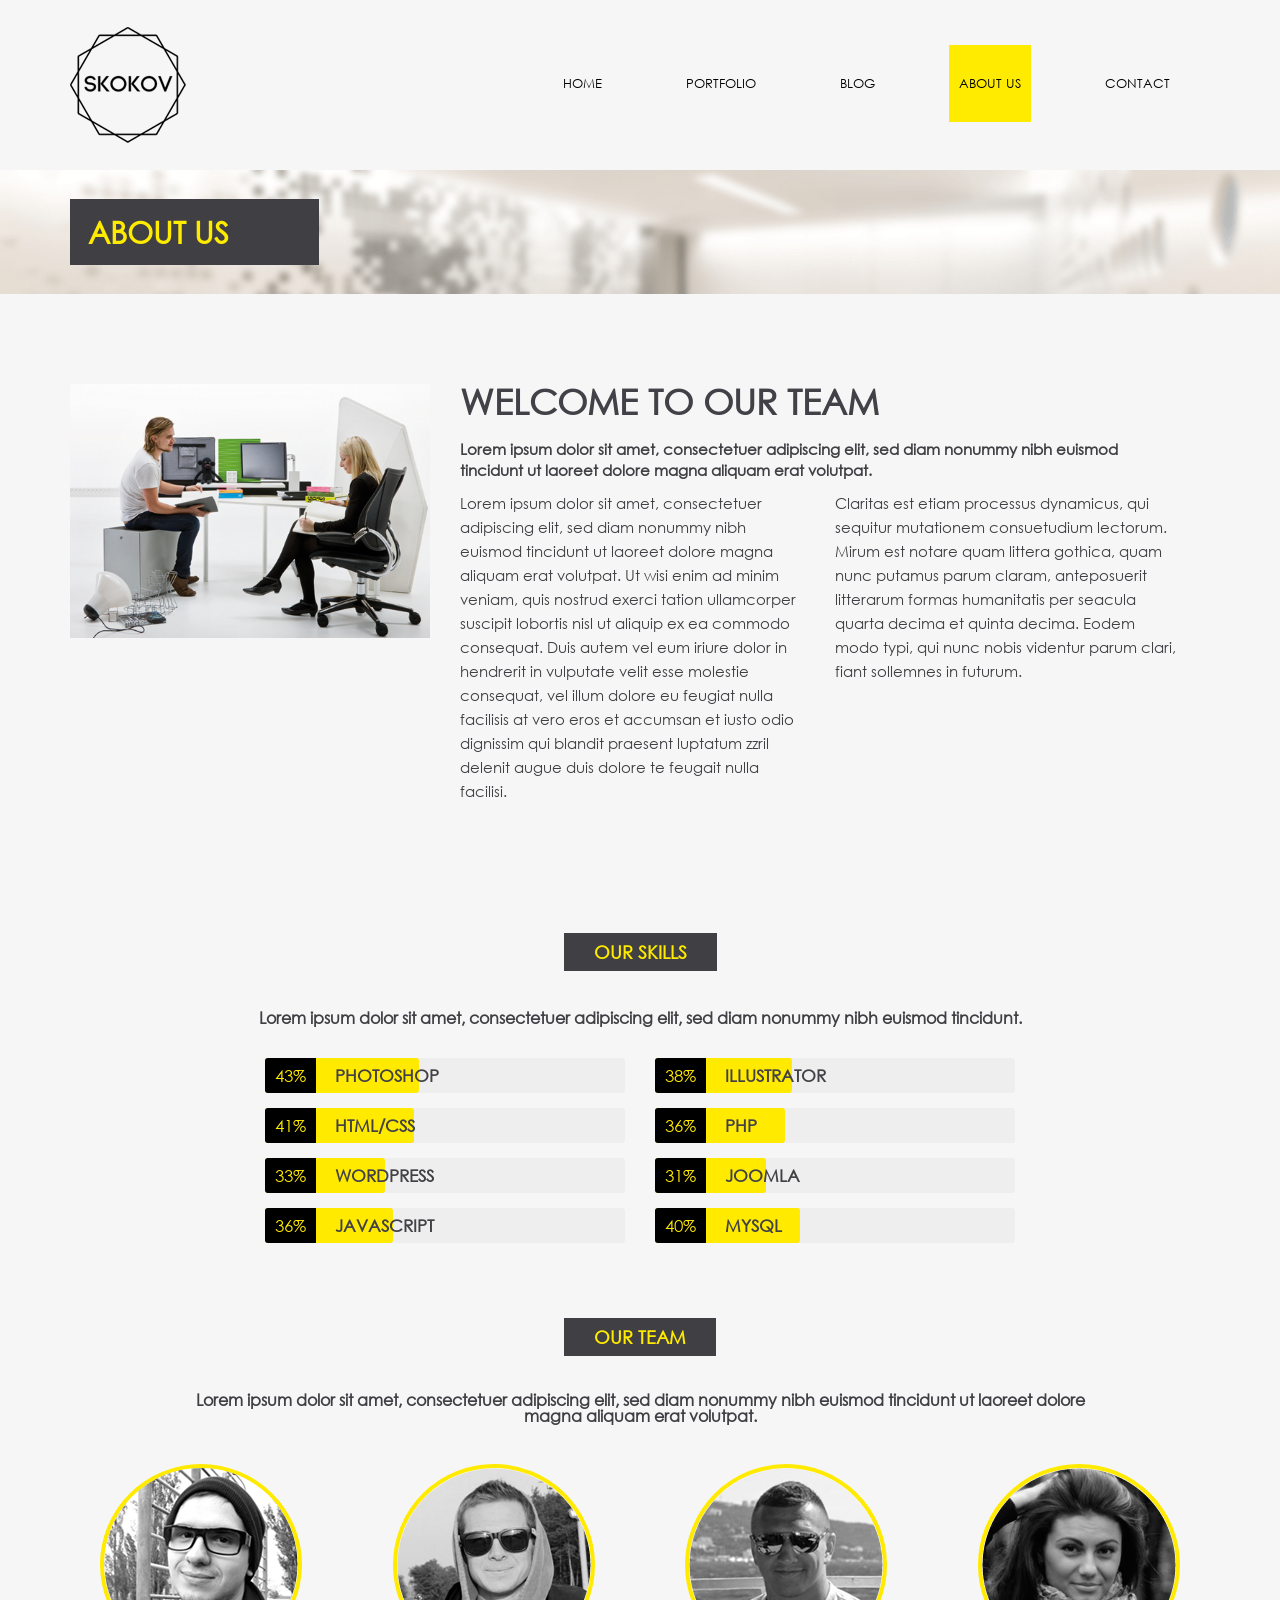
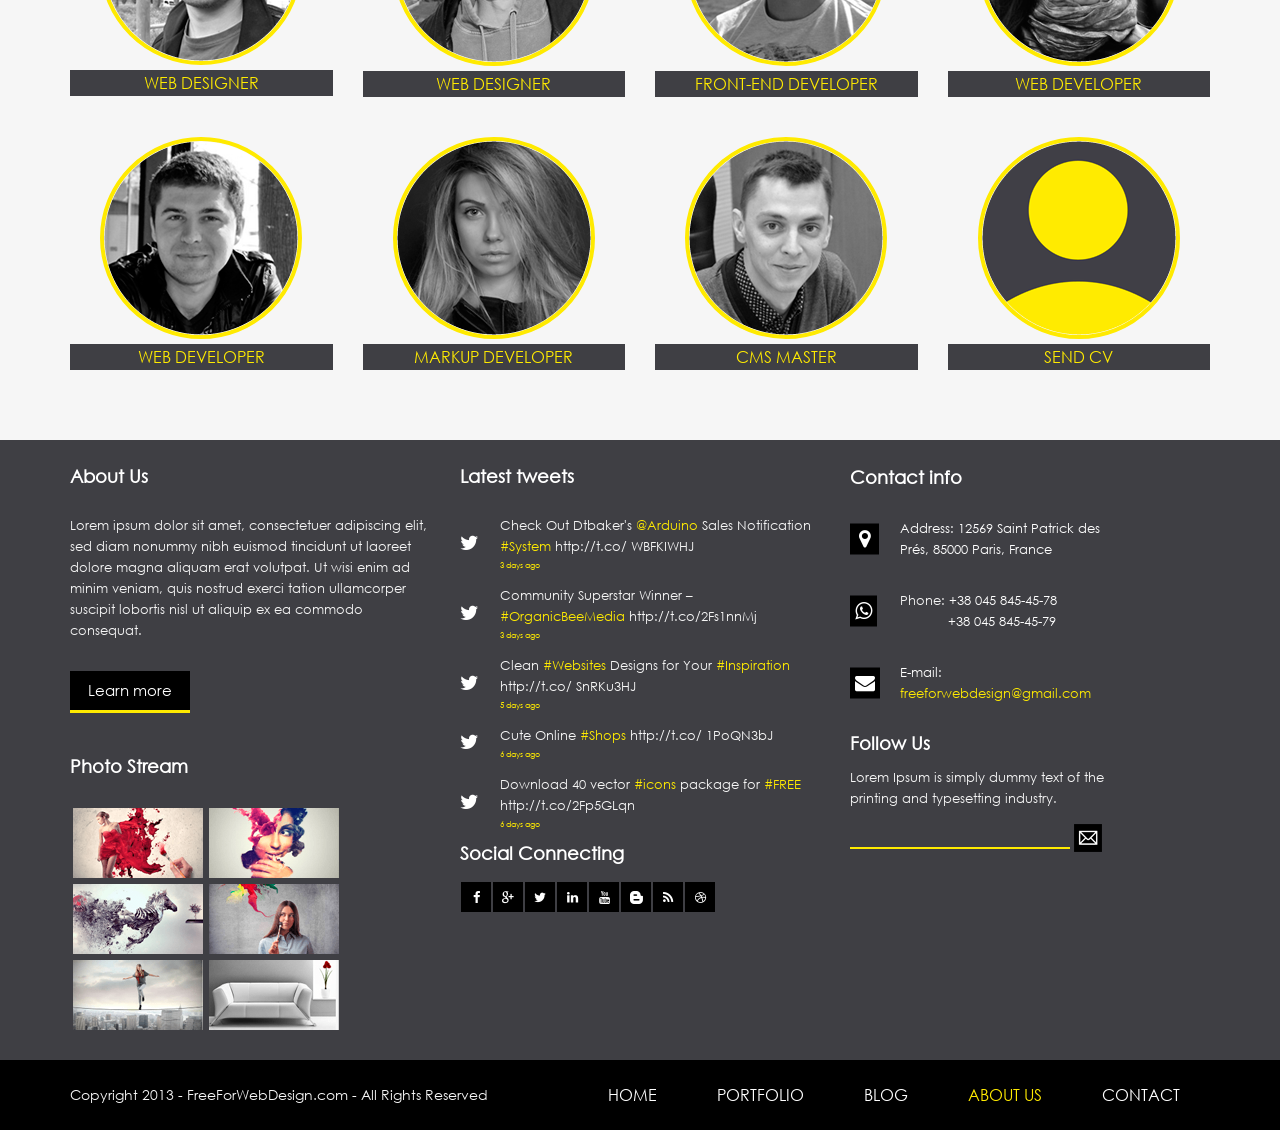
<file: homework9/about-us.html>
<!DOCTYPE html>
<html>

<head>
  <meta charset="UTF-8">

  <title>Skokov</title>
  <meta name="description" content="Skokov template">
  <!--
    icons
  -->
  <link rel="shortcut icon" href="assets/img/favicon/favicon.ico" type="image/x-icon">
  <link rel="apple-touch-icon" href="assets/img/favicon/apple-touch-icon.png">
  <link rel="apple-touch-icon" sizes="72x72" href="assets/img/favicon/apple-touch-icon-72x72.png">
  <link rel="apple-touch-icon" sizes="114x114" href="assets/img/favicon/apple-touch-icon-114x114.png">
  <!--
    cross-platrform
  -->
  <meta http-equiv="X-UA-Compatible" content="IE=edge">
  <meta name="viewport" content="width=device-width, initial-scale=1, maximum-scale=1">
  <!--
    main-css
  -->
  <link rel="stylesheet" href="assets/css/style.css">
</head>

<body>

<!--
  main-header
-->
<header class="main-header">
  <div class="container ">
    <a class="logo" href="index.html"><img src="assets/img/logo.png" alt="logo"></a>
    <nav class="main-nav">
      <i class="menu-toggle fa fa-bars fa-2x" aria-hidden="true"></i>
      <ul class="menu">
        <li><a href="index.html">HOME</a></li>
        <li><a href="portfolio.html">PORTFOLIO</a></li>
        <li><a href="blog.html">BLOG</a></li>
        <li><a class="active" href="#">about us</a></li>
        <li><a href="contact.html">CONTACT</a></li>
      </ul>
    </nav>
  </div>
</header>

<section class="welcome-block">
  <div class="container">
    <h1 class="other-header">about us</h1>
  </div>
</section>

<!--
  main-content-section
-->
<section class="welcome-team">
  <div class="container">
    <div class="row">
      <img class="col-xs-12 col-sm-4" src="assets/img/about-us/our-team.png" alt="our-team">
      <div class="col-sm-8 row">
        <h2 class="welcome-team-head col-sm-12">welcome to our team</h2>
        <p class="primary-paragraph col-sm-12">Lorem ipsum dolor sit amet, consectetuer adipiscing elit, sed diam nonummy nibh euismod tincidunt ut laoreet
          dolore magna aliquam erat volutpat. </p>
        <p class="col-sm-6">Lorem ipsum dolor sit amet, consectetuer adipiscing elit,
          sed diam nonummy nibh euismod tincidunt ut laoreet
          dolore magna aliquam erat volutpat. Ut wisi enim ad
          minim veniam, quis nostrud exerci tation ullamcorper
          suscipit lobortis nisl ut aliquip ex ea commodo
          consequat. Duis autem vel eum iriure dolor in hendrerit
          in vulputate velit esse molestie consequat, vel illum
          dolore eu feugiat nulla facilisis at vero eros et accumsan
          et iusto odio dignissim qui blandit praesent luptatum
          zzril delenit augue duis dolore te feugait nulla facilisi.</p>
        <p class="col-sm-6">Claritas est etiam processus dynamicus, qui sequitur
          mutationem consuetudium lectorum. Mirum est notare
          quam littera gothica, quam nunc putamus parum
          claram, anteposuerit litterarum formas humanitatis per
          seacula quarta decima et quinta decima. Eodem modo
          typi, qui nunc nobis videntur parum clari, fiant sollemnes
          in futurum.</p>
      </div>
    </div>
  </div>
</section>

<section class="skills">
  <div class="container">
    <h3 class="about-title">our skills</h3>
    <p>Lorem ipsum dolor sit amet, consectetuer adipiscing elit, sed diam nonummy nibh euismod tincidunt.</p>
    <div class="skill-wrap row">
      <ul class="skills-list col-xs-12 col-md-offset-2 col-md-4">
        <li>
          <div class="skillbar clearfix " data-percent="90%">
            <div class="skillbar-title"><span class="count" data-from="0" data-to="90">0</span></div>
            <div class="skillbar-bar"></div>
            <div class="skill-bar-percent">photoshop</div>
          </div>
        </li>
        <li>
          <div class="skillbar clearfix " data-percent="87%">
            <div class="skillbar-title"><span class="count" data-from="0" data-to="87">0</span></div>
            <div class="skillbar-bar"></div>
            <div class="skill-bar-percent">html/css</div>
          </div>
        </li>
        <li>
          <div class="skillbar clearfix " data-percent="70%">
            <div class="skillbar-title"><span class="count" data-from="0" data-to="70">0</span></div>
            <div class="skillbar-bar"></div>
            <div class="skill-bar-percent">wordpress</div>
          </div>
        </li>
        <li>
          <div class="skillbar clearfix " data-percent="75%">
            <div class="skillbar-title"><span class="count" data-from="0" data-to="75">0</span></div>
            <div class="skillbar-bar"></div>
            <div class="skill-bar-percent">javascript</div>
          </div>
        </li>
      </ul>
      <ul class="skills-list col-xs-12 col-md-4">
        <li>
          <div class="skillbar clearfix " data-percent="80%">
            <div class="skillbar-title"><span class="count" data-from="0" data-to="80">0</span></div>
            <div class="skillbar-bar"></div>
            <div class="skill-bar-percent">illustrator</div>
          </div>
        </li>
        <li>
          <div class="skillbar clearfix " data-percent="76%">
            <div class="skillbar-title"><span class="count" data-from="0" data-to="76">0</span></div>
            <div class="skillbar-bar"></div>
            <div class="skill-bar-percent">php</div>
          </div>
        </li>
        <li>
          <div class="skillbar clearfix " data-percent="65%">
            <div class="skillbar-title"><span class="count" data-from="0" data-to="65">0</span></div>
            <div class="skillbar-bar"></div>
            <div class="skill-bar-percent">joomla</div>
          </div>
        </li>
        <li>
          <div class="skillbar clearfix " data-percent="85%">
            <div class="skillbar-title"><span class="count" data-from="0" data-to="85">0</span></div>
            <div class="skillbar-bar"></div>
            <div class="skill-bar-percent">mysql</div>
          </div>
        </li>
      </ul>
    </div>
  </div>
</section>

<section class="our-team">
  <div class="container">
    <h3 class="about-title">our team</h3>
    <p>Lorem ipsum dolor sit amet, consectetuer adipiscing elit, sed diam nonummy nibh euismod tincidunt ut laoreet dolore
      magna aliquam erat volutpat.</p>
    <ul class="team-list row">
      <li class="col-sm-3 col-xs-6"><a href="#"><img src="assets/img/team/photo-1.png" alt="teammate"><h4>web designer</h4></a></li>
      <li class="col-sm-3 col-xs-6"><a href="#"><img src="assets/img/team/photo-2.png" alt="teammate"><h4>web designer</h4></a></li>
      <li class="col-sm-3 col-xs-6"><a href="#"><img src="assets/img/team/photo-3.png" alt="teammate"><h4>front-end developer</h4></a></li>
      <li class="col-sm-3 col-xs-6"><a href="#"><img src="assets/img/team/photo-4.png" alt="teammate"><h4>web developer</h4></a></li>
      <li class="col-sm-3 col-xs-6"><a href="#"><img src="assets/img/team/photo-5.png" alt="teammate"><h4>web developer</h4></a></li>
      <li class="col-sm-3 col-xs-6"><a href="#"><img src="assets/img/team/photo-6.png" alt="teammate"><h4>markup developer</h4></a></li>
      <li class="col-sm-3 col-xs-6"><a href="#"><img src="assets/img/team/photo-7.png" alt="teammate"><h4>CMS master</h4></a></li>
      <li class="col-sm-3 col-xs-6"><a href="#"><img src="assets/img/team/photo-8.png" alt="teammate"><h4>send cv</h4></a></li>
    </ul>
  </div>
</section>
<!--
  info-section
-->

<section class="info">
  <div class="container ">
    <div class="row">

      <div class="block-about col-lg-4">
        <div class="about-us">
          <h3>About Us</h3>
          <p>Lorem ipsum dolor sit amet, consectetuer adipiscing elit,
            sed diam nonummy nibh euismod tincidunt ut
            laoreet dolore magna aliquam erat volutpat. Ut wisi
            enim ad minim veniam, quis nostrud exerci tation ullamcorper
            suscipit lobortis nisl ut aliquip ex ea commodo consequat.</p>
          <a class="btn" href="about-us.html">Learn more</a>
        </div>

        <div class="stream">
          <h3>Photo Stream</h3>
          <ul class="photo-stream">
            <li><a href="#"><img src="assets/img/photo-red.png" alt="red-photo"></a></li>
            <li><a href="#"><img src="assets/img/photo-grey.png" alt="grey-photo"></a></li>
            <li><a href="#"><img src="assets/img/photo-zebra.png" alt="zebra-photo"></a></li>
            <li><a href="#"><img src="assets/img/photo-draw.png" alt="draw-photo"></a></li>
            <li><a href="#"><img src="assets/img/photo-balance.png" alt="balance-photo"></a></li>
            <li><a href="#"><img src="assets/img/photo-style.png" alt="style-photo"></a></li>
          </ul>
        </div>
      </div>

      <div class="tweets col-lg-4">
        <h3>Latest tweets</h3>
        <ul class="list-tweets">

          <li>
            <div class="tweet-block">
              <p>Check Out Dtbaker's <a href="#">@Arduino</a> Sales Notification <a href="#">#System </a> http://t.co/ WBFKIWHJ</p>
              <a href="#" class="date"><span>3 days ago</span></a>
            </div>
          </li>

          <li>
            <div class="tweet-block">
              <p>Community Superstar Winner – <a href="#">#OrganicBeeMedia</a>  http://t.co/2Fs1nnMj</p>
              <a href="#" class="date"><span>3 days ago</span></a>
            </div>
          </li>

          <li>
            <div class="tweet-block">
              <p>Clean <a href="#">#Websites</a> Designs for Your <a href="#">#Inspiration</a> http://t.co/ SnRKu3HJ</p>
              <a href="#" class="date"><span>5 days ago</span></a>
            </div>
          </li>

          <li>
            <div class="tweet-block">
              <p>Cute Online <a href="#">#Shops</a> http://t.co/ 1PoQN3bJ</p>
              <a href="#" class="date"><span>6 days ago</span></a>
            </div>
          </li>

          <li>
            <div class="tweet-block">
              <p>Download 40 vector <a href="#">#icons</a> package for <a href="#">#FREE</a> http://t.co/2Fp5GLqn </p>
              <a href="#" class="date"><span>6 days ago</span></a>
            </div>
          </li>

        </ul>

        <div class="social">
          <h3>Social Connecting</h3>
          <ul>
            <li><a class="icon-facebook" href="#"></a></li>
            <li><a class="icon-gplus" href="#"></a></li>
            <li><a class="icon-twitter" href="#"></a></li>
            <li><a class="icon-linkedin" href="#"></a></li>
            <li><a class="icon-youtube" href="#"></a></li>
            <li><a class="icon-blogger" href="#"></a></li>
            <li><a class="icon-rss" href="#"></a></li>
            <li><a class="icon-dribbble" href="#"></a></li>
          </ul>
        </div>
      </div>


      <div class="contact-info col-lg-3">
        <div class="contact-wrap">
          <h3>Contact info</h3>
          <ul class="contacts">
            <li class="address"><a href="https://goo.gl/maps/uBC8TUNQMVx">Address: 12569 Saint Patrick des Prés, 85000 Paris, France</a></li>

            <li class="call-me">
              <dl class="call-me-maybe">
                <dt>
                  Phone:
                </dt>
                <dd><a href="tel:+380458454578">+38 045 845-45-78</a></dd>
                <dd><a href="tel:+380458454579">+38 045 845-45-79</a></dd>
              </dl>
            </li>

            <li class="mail"><a href="mailto:freeforbewdesign@gmail.com">E-mail: <span class="text-yellow">freeforwebdesign@gmail.com</span></a></li>
          </ul>
        </div>

        <div class="follow-us">
          <h3>Follow Us</h3>
          <p>Lorem Ipsum is simply dummy text of the printing and typesetting industry.</p>
          <div id="mc_embed_signup">
            <form action="http://vk.us14.list-manage.com/subscribe/post?u=94ecec000e7988a90ae5442d9&amp;id=56aa266200" method="post" id="mc-embedded-subscribe-form" name="mc-embedded-subscribe-form" class="validate" target="_blank" validate>
              <div id="mc_embed_signup_scroll">
                <div class="mc-field-group">
                  <label for="mce-EMAIL"></label>
                  <input type="email" value="" name="EMAIL" class="required email follow" id="mce-EMAIL">
                  <input type="submit" value="" name="subscribe" id="mc-embedded-subscribe" class="button">
                </div>
                <div id="mce-responses" class="clear">
                  <div class="response" id="mce-error-response" style="display:none"></div>
                  <div class="response" id="mce-success-response" style="display:none"></div>
                </div>
              </div>
            </form>
          </div>
        </div>
      </div>
    </div>
  </div>
</section>

<!--
  main-footer
-->

<footer class="main-footer">
  <div class="container ">
    <div class="footer-nav">
      <div class="corporation">
        <p>Copyright 2013 - FreeForWebDesign.com - All Rights Reserved</p>
      </div>
      <ul class="footer-menu">
        <li><a href="index.html">HOME</a></li>
        <li><a href="portfolio.html">PORTFOLIO</a></li>
        <li><a href="blog.html">BLOG</a></li>
        <li><a class="active-footer" href="#">ABOUT US</a></li>
        <li><a href="#">CONTACT</a></li>
      </ul>
    </div>
  </div>
</footer>

<!--
  scripts
-->

<script src="assets/js/libs.js"></script>
<script src="assets/js/main.js"></script>
</body>
</html>
</file>
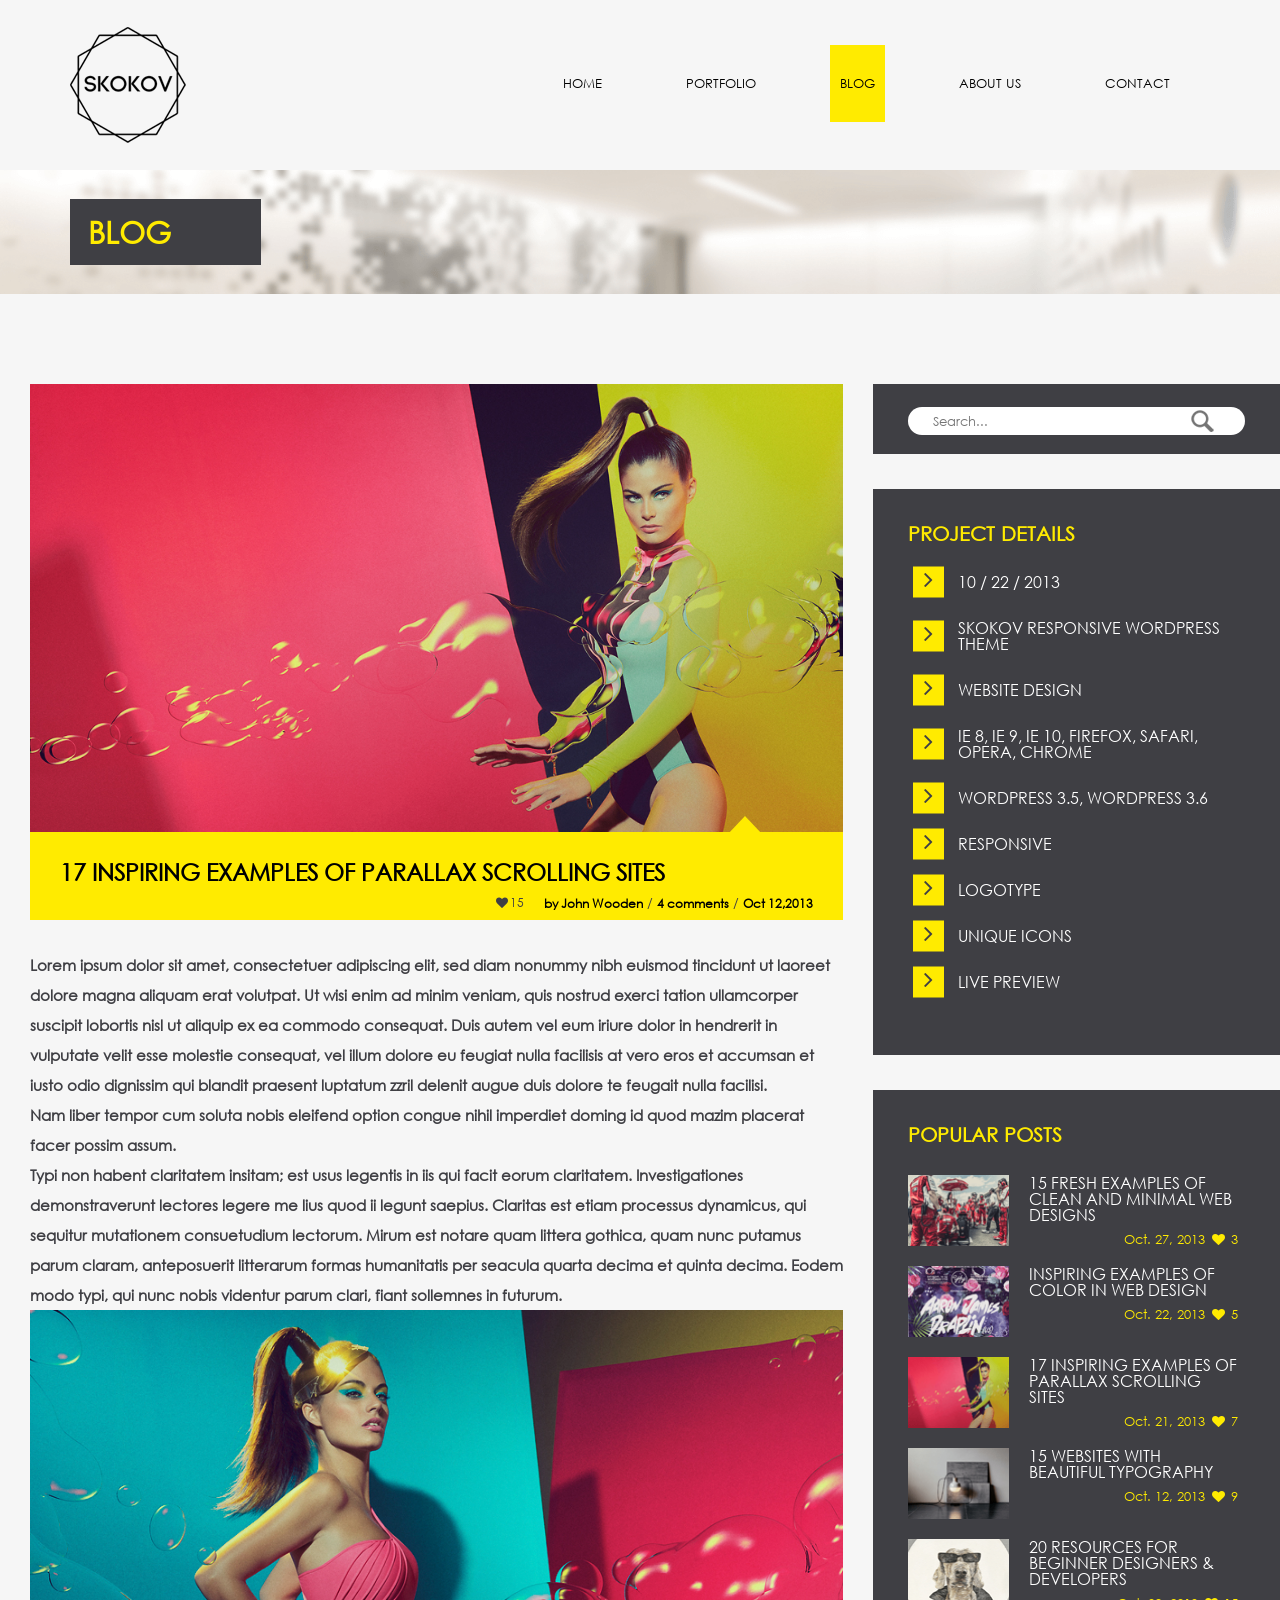
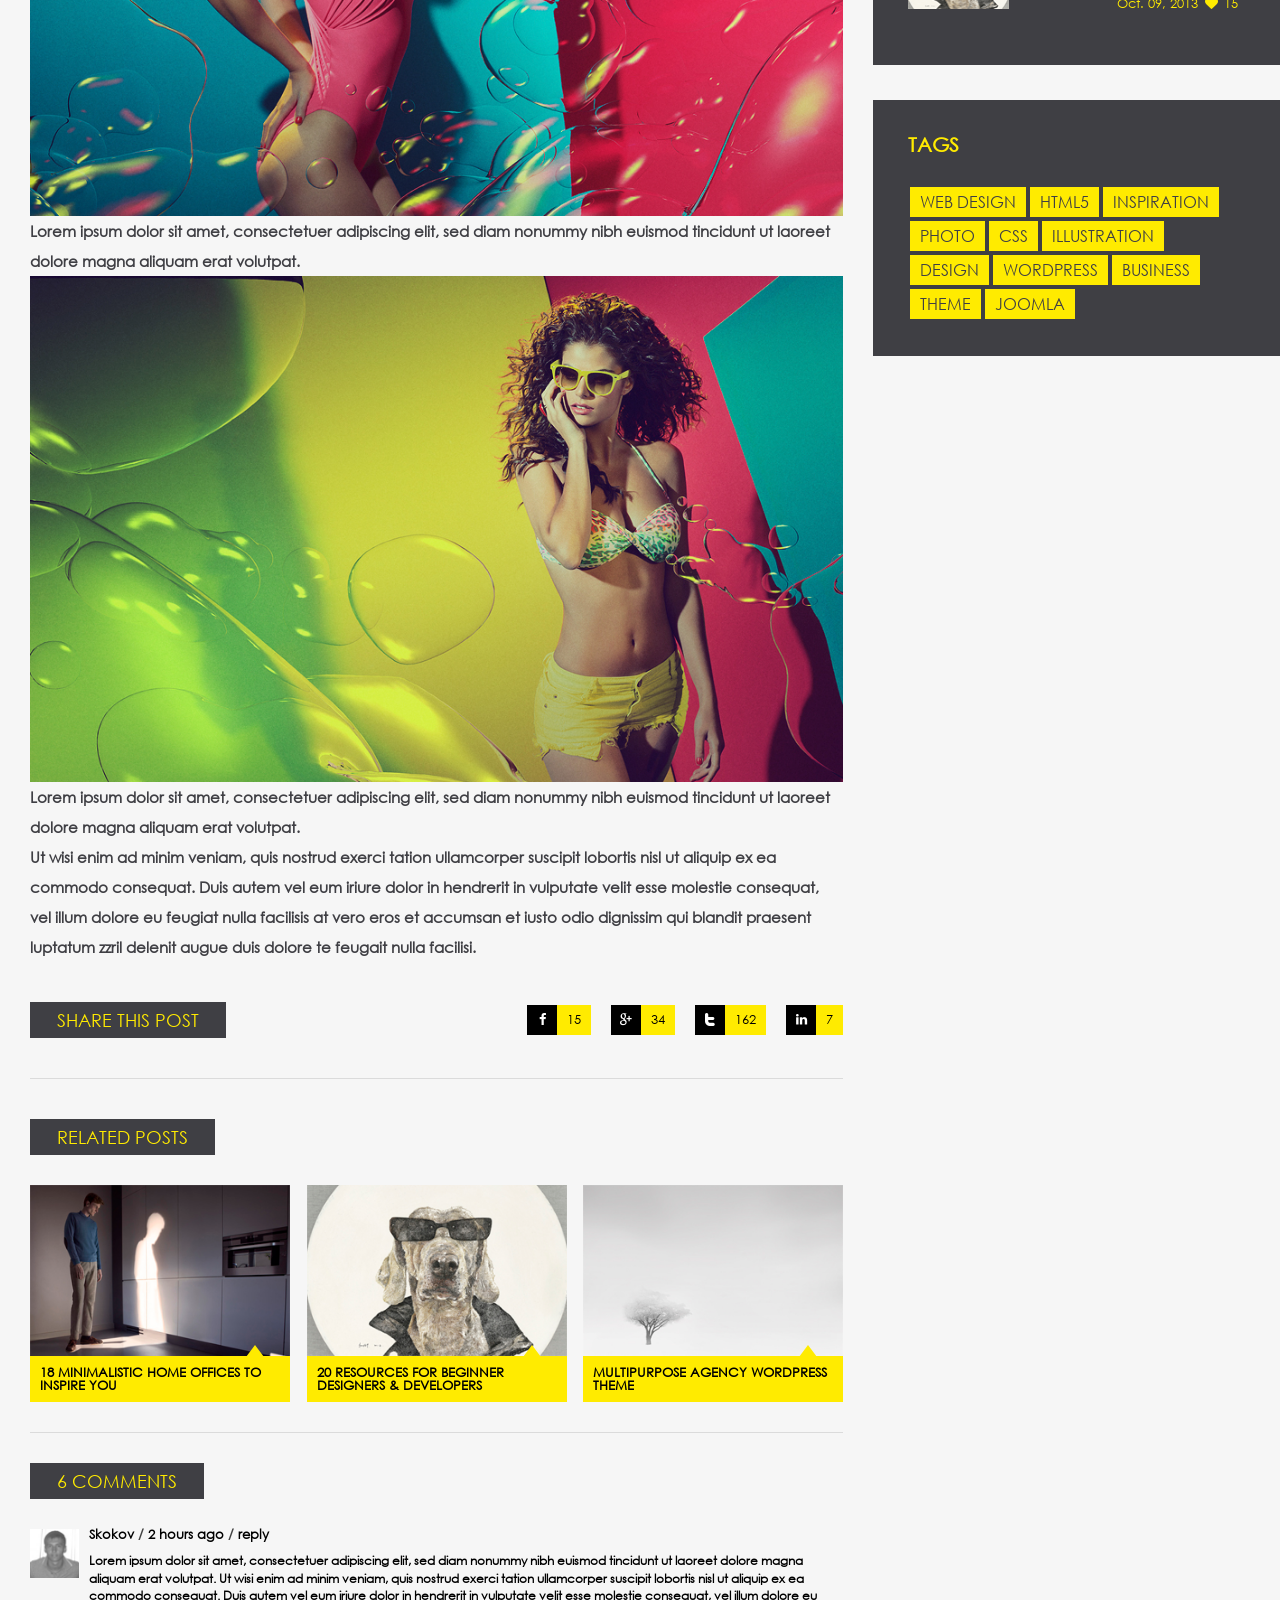
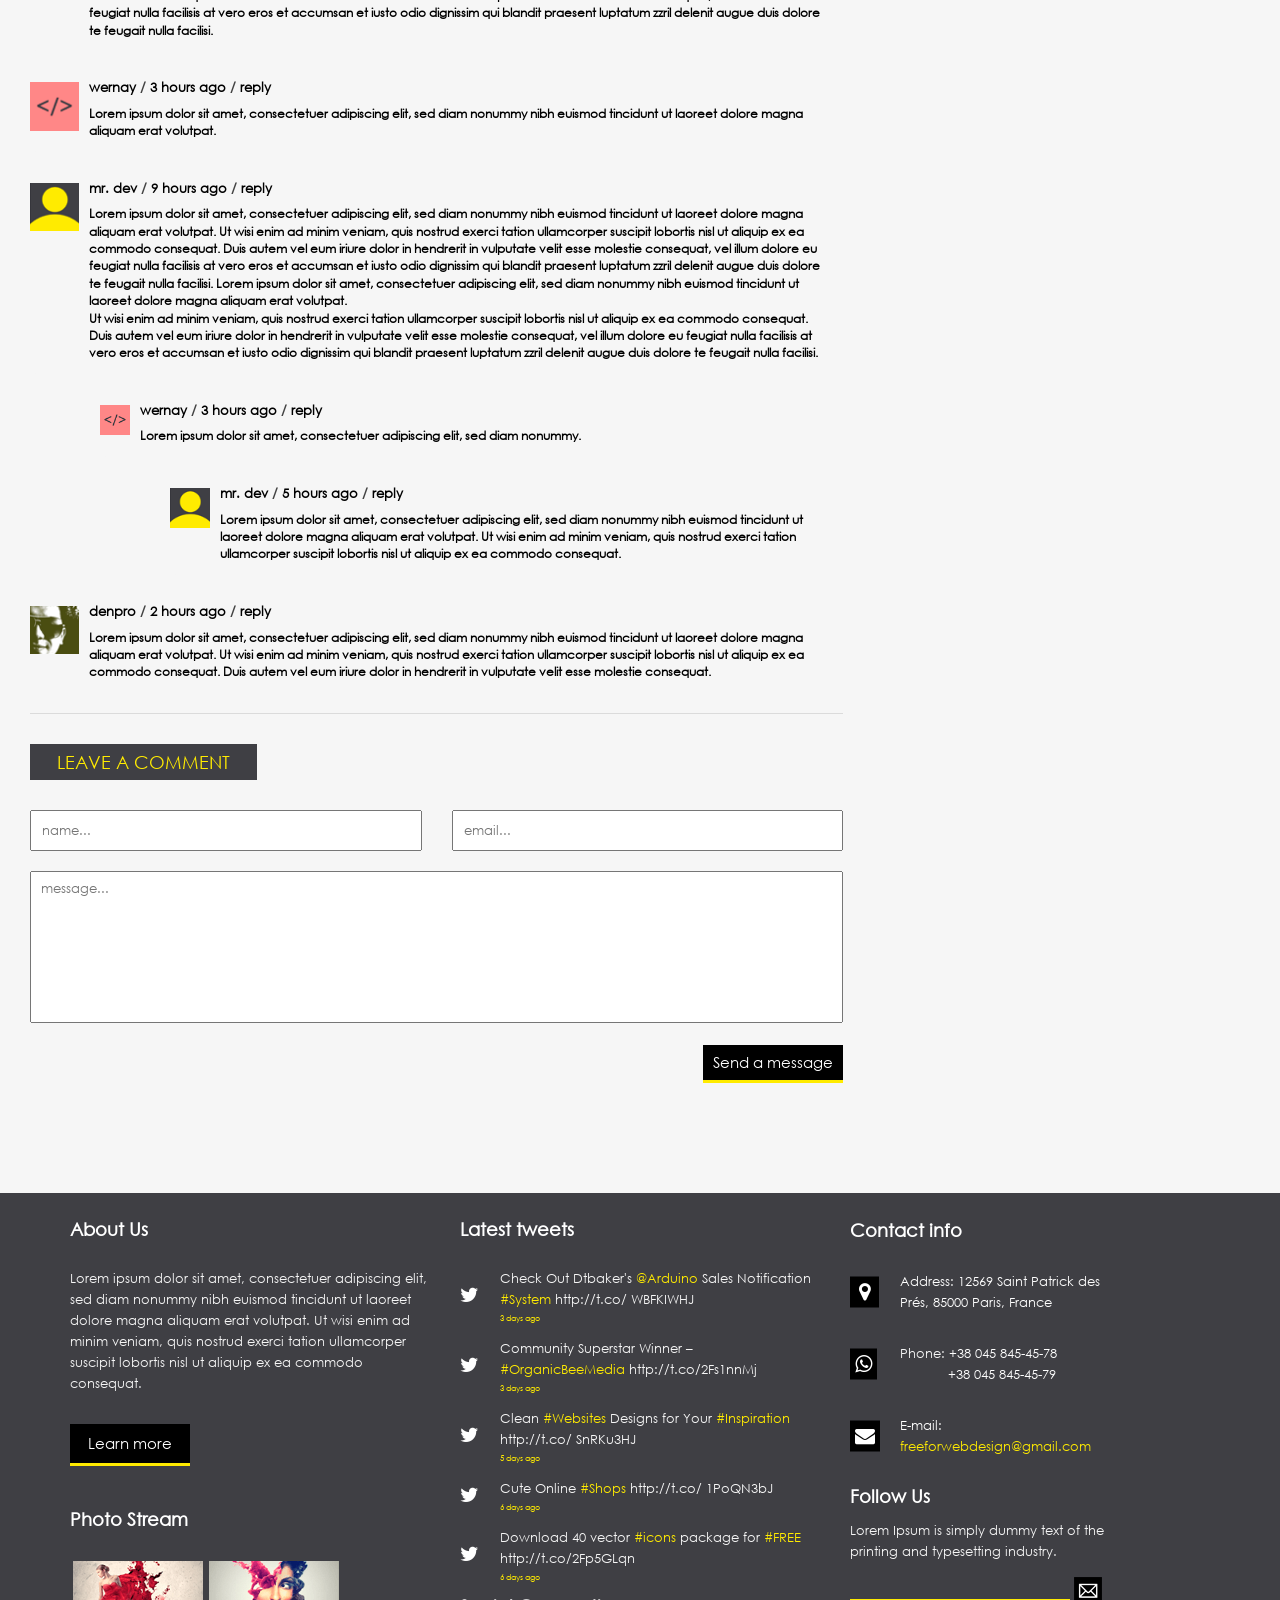
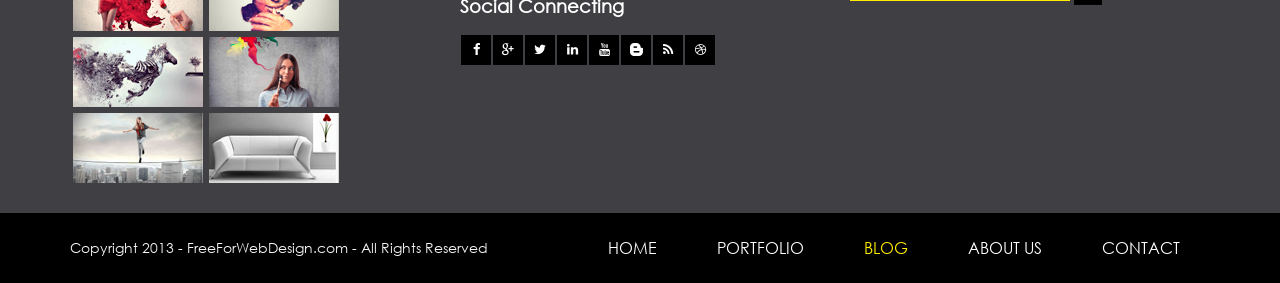
<file: homework9/blog-single.html>
<!DOCTYPE html>
<html>

<head>
  <meta charset="UTF-8">

  <title>Skokov</title>
  <meta name="description" content="Skokov template">
  <!--
    icons
  -->
  <link rel="shortcut icon" href="assets/img/favicon/favicon.ico" type="image/x-icon">
  <link rel="apple-touch-icon" href="assets/img/favicon/apple-touch-icon.png">
  <link rel="apple-touch-icon" sizes="72x72" href="assets/img/favicon/apple-touch-icon-72x72.png">
  <link rel="apple-touch-icon" sizes="114x114" href="assets/img/favicon/apple-touch-icon-114x114.png">
  <!--
    cross-platrform
  -->
  <meta http-equiv="X-UA-Compatible" content="IE=edge">
  <meta name="viewport" content="width=device-width, initial-scale=1, maximum-scale=1">
  <!--
    main-css
  -->
  <link rel="stylesheet" href="assets/css/style.css">
</head>

<body>

<!--
  main-header
-->
<header class="main-header">
  <div class="container ">
    <a class="logo" href="index.html"><img src="assets/img/logo.png" alt="logo"></a>
    <nav class="main-nav">
      <i class="menu-toggle fa fa-bars fa-2x" aria-hidden="true"></i>
      <ul class="menu">
        <li><a href="index.html">HOME</a></li>
        <li><a href="portfolio.html">PORTFOLIO</a></li>
        <li><a class="active" href="blog.html">BLOG</a></li>
        <li><a href="about-us.html">about us</a></li>
        <li><a href="contact.html">CONTACT</a></li>
      </ul>
    </nav>
  </div>
</header>

<section class="welcome-block">
  <div class="container">
    <h1 class="other-header">blog</h1>
  </div>
</section>

<!--
  main-content-section
-->
<div class="container-fluid project-content">
  <div class="row">
    <main class="post-main col-md-8">
      <img src="assets/img/blog-content/header-img.png" alt="post-header-img">
      <div class="blog-post-wrap">
        <h5>17 Inspiring Examples of Parallax Scrolling Sites</h5>
        <div class="blog-comments">
          <a class="like icon-heart" href="#">15</a>
          <ul class="info-list">
            <li><a href="#">by John Wooden</a></li>
            <li><a href="#">4 comments</a></li>
            <li><a href="#">Oct 12,2013</a></li>
          </ul>
        </div>
      </div>
      <p>Lorem ipsum dolor sit amet, consectetuer adipiscing elit, sed diam nonummy nibh euismod tincidunt ut laoreet dolore
        magna aliquam erat volutpat. Ut wisi enim ad minim veniam, quis nostrud exerci tation ullamcorper suscipit lobortis nisl ut
        aliquip ex ea commodo consequat. Duis autem vel eum iriure dolor in hendrerit in vulputate velit esse molestie consequat,
        vel illum dolore eu feugiat nulla facilisis at vero eros et accumsan et iusto odio dignissim qui blandit praesent luptatum zzril
        delenit augue duis dolore te feugait nulla facilisi.</p>
        <p>
        Nam liber tempor cum soluta nobis eleifend option congue nihil imperdiet doming id quod mazim placerat facer possim
        assum.</p>
        <p>Typi non habent claritatem insitam; est usus legentis in iis qui facit eorum claritatem. Investigationes demonstraverunt
        lectores legere me lius quod ii legunt saepius. Claritas est etiam processus dynamicus, qui sequitur mutationem
        consuetudium lectorum. Mirum est notare quam littera gothica, quam nunc putamus parum claram, anteposuerit
        litterarum formas humanitatis per seacula quarta decima et quinta decima. Eodem modo typi, qui nunc nobis videntur
        parum clari, fiant sollemnes in futurum.</p>
      <img src="assets/img/blog-content/img-1.png" alt="post-img">
      <p>Lorem ipsum dolor sit amet, consectetuer adipiscing elit, sed diam nonummy nibh euismod tincidunt ut laoreet dolore
        magna aliquam erat volutpat. </p>
      <img src="assets/img/blog-content/img-2.png" alt="post-img">
      <p>Lorem ipsum dolor sit amet, consectetuer adipiscing elit, sed diam nonummy nibh euismod tincidunt ut laoreet dolore
        magna aliquam erat volutpat.</p>
      <p>Ut wisi enim ad minim veniam, quis nostrud exerci tation ullamcorper suscipit lobortis nisl ut aliquip ex ea commodo
        consequat. Duis autem vel eum iriure dolor in hendrerit in vulputate velit esse molestie consequat, vel illum dolore eu
        feugiat nulla facilisis at vero eros et accumsan et iusto odio dignissim qui blandit praesent luptatum zzril
        delenit augue duis dolore te feugait nulla facilisi.</p>
      <div class="share-wrapper">
        <span class="sub-head" href="#">share this post</span>
        <ul class="share-list">
          <li><a href="#"><span class="social-icon icon-facebook"></span><span>15</span></a></li>
          <li><a href="#"><span class="social-icon icon-gplus"></span><span>34</span></a></li>
          <li><a href="#"><span class="social-icon icon-twitter-1"></span><span>162</span></a></li>
          <li><a href="#"><span class="social-icon icon-linkedin"></span><span>7</span></a></li>
        </ul>
      </div>
      <h4 class="sub-head">related posts</h4>
      <ul class="related-list">
        <li>
          <a href="#">
            <img src="assets/img/blog-content/img-11.png" alt="#">
            <div class="related-wrap">
              <span>18 Minimalistic Home Offices to Inspire You</span>
            </div>
          </a>
        </li>
        <li>
          <a href="#">
            <img src="assets/img/blog-content/img-22.png" alt="#">
            <div class="related-wrap">
              <span>20 Resources for Beginner Designers & Developers</span>
            </div>
          </a>
        </li>
        <li>
          <a href="#">
            <img src="assets/img/blog-content/img-33.png" alt="#">
            <div class="related-wrap">
              <span>Multipurpose Agency WordPress Theme</span>
            </div>
          </a>
        </li>
      </ul>
      <span class="sub-head">6 comments</span>
      <ul class="comments-list">
        <li>
          <div class="preview"><a href="#"><img src="assets/img/blog-content/skokov-icon.png" alt="avatar"/></a></div>
          <div class="data">
            <div class="title">
              <ul class="info-list">
                <li><a href="#">Skokov</a></li>
                <li><a href="#">2 hours ago</a></li>
                <li><a href="#">reply</a></li>
              </ul>
            </div>
            <p>Lorem ipsum dolor sit amet, consectetuer adipiscing elit, sed diam nonummy nibh euismod tincidunt ut laoreet
              dolore magna aliquam erat volutpat. Ut wisi enim ad minim veniam, quis nostrud exerci tation ullamcorper
              suscipit lobortis nisl ut aliquip ex ea commodo consequat. Duis autem vel eum iriure dolor in hendrerit in vulputate
              velit esse molestie consequat, vel illum dolore eu feugiat nulla facilisis at vero eros et accumsan et iusto odio
              dignissim qui blandit praesent luptatum zzril delenit augue duis dolore te feugait nulla facilisi. </p>
          </div>
          <div class="clear"></div>
        </li>
        <li>
          <div class="preview"><a href="#"><img src="assets/img/blog-content/wernay-icon.png" alt="avatar"/></a></div>
          <div class="data">
            <div class="title">
              <ul class="info-list">
                <li><a href="#">wernay</a></li>
                <li><a href="#">3 hours ago</a></li>
                <li><a href="#">reply</a></li>
              </ul>
            </div>
            <p>Lorem ipsum dolor sit amet, consectetuer adipiscing elit, sed diam nonummy nibh euismod tincidunt ut laoreet
              dolore magna aliquam erat volutpat. </p>
          </div>
          <div class="clear"></div>
        </li>
        <li>
          <div class="preview"><a href="#"><img src="assets/img/blog-content/man-icon.png" alt="avatar"/></a></div>
          <div class="data">
            <div class="title">
              <ul class="info-list">
                <li><a href="#">mr. dev</a></li>
                <li><a href="#">9 hours ago</a></li>
                <li><a href="#">reply</a></li>
              </ul>
            </div>
            <p>Lorem ipsum dolor sit amet, consectetuer adipiscing elit, sed diam nonummy nibh euismod tincidunt ut laoreet
              dolore magna aliquam erat volutpat. Ut wisi enim ad minim veniam, quis nostrud exerci tation ullamcorper
              suscipit lobortis nisl ut aliquip ex ea commodo consequat. Duis autem vel eum iriure dolor in hendrerit in vulputate
              velit esse molestie consequat, vel illum dolore eu feugiat nulla facilisis at vero eros et accumsan et iusto odio
              dignissim qui blandit praesent luptatum zzril delenit augue duis dolore te feugait nulla facilisi.  Lorem ipsum dolor
              sit amet, consectetuer adipiscing elit, sed diam nonummy nibh euismod tincidunt ut laoreet dolore magna
              aliquam erat volutpat.</p>
            <p>Ut wisi enim ad minim veniam, quis nostrud exerci tation ullamcorper suscipit lobortis nisl ut aliquip ex ea
              commodo consequat. Duis autem vel eum iriure dolor in hendrerit in vulputate velit esse molestie consequat,
              vel illum dolore eu feugiat nulla facilisis at vero eros et accumsan et iusto odio dignissim qui blandit praesent
              luptatum zzril delenit augue duis dolore te feugait nulla facilisi. </p>
          </div>
          <div class="clear"></div>
        </li>
        <li class="middle">
          <div class="preview"><a href="#"><img src="assets/img/blog-content/wernay-icon.png" alt="avatar"/></a></div>
          <div class="data-middle">
              <div class="title">
                <ul class="info-list">
                  <li><a href="#">wernay</a></li>
                  <li><a href="#">3 hours ago</a></li>
                  <li><a href="#">reply</a></li>
                </ul>
              </div>
            <p>Lorem ipsum dolor sit amet, consectetuer adipiscing elit, sed diam nonummy.</p>
          </div>
          <div class="clear"></div>
        </li>
        <li class="last-comment">
          <div class="preview"><a href="#"><img src="assets/img/blog-content/man-icon.png" alt="avatar"/></a></div>
          <div class="data-last">
              <div class="title">
                <ul class="info-list">
                  <li><a href="#">mr. dev</a></li>
                  <li><a href="#">5 hours ago</a></li>
                  <li><a href="#">reply</a></li>
                </ul>
              </div>
            <p>Lorem ipsum dolor sit amet, consectetuer adipiscing elit, sed diam nonummy nibh euismod
              tincidunt ut laoreet dolore magna aliquam erat volutpat. Ut wisi enim ad minim veniam, quis
              nostrud exerci tation ullamcorper suscipit lobortis nisl ut aliquip ex ea commodo consequat. </p>
          </div>
          <div class="clear"></div>
        </li>
        <li>
          <div class="preview"><a href="#"><img src="assets/img/blog-content/denpro.png" alt="avatar"/></a></div>
          <div class="data">
            <div class="title">
              <ul class="info-list">
                <li><a href="#">denpro</a></li>
                <li><a href="#">2 hours ago</a></li>
                <li><a href="#">reply</a></li>
              </ul>
            </div>
            <p>Lorem ipsum dolor sit amet, consectetuer adipiscing elit, sed diam nonummy nibh euismod tincidunt ut laoreet
              dolore magna aliquam erat volutpat. Ut wisi enim ad minim veniam, quis nostrud exerci tation ullamcorper
              suscipit lobortis nisl ut aliquip ex ea commodo consequat. Duis autem vel eum iriure dolor in hendrerit in vulputate
              velit esse molestie consequat.</p>
          </div>
          <div class="clear"></div>
        </li>
      </ul>
      <h5 class="sub-head">Leave a Comment</h5>
      <form action="#">
        <ul class="comment-form row">
          <li class="col-md-6"><input type="text" name="name" placeholder="name..."></li>
          <li class="col-md-6"><input type="email" name="email" placeholder="email..."></li>
          <li class="col-md-12"><textarea name="message" id="msg" rows="10" placeholder="message..."></textarea></li>
          <li class="submit-contact"><input class="btn" type="submit" name="submit" value="Send a message"></li>
        </ul>
      </form>
    </main>

    <aside class="project-aside col-md-4">
      <div class="search-blog">
        <div class="search-wrap">
          <form action="#">
            <input id="search" type="search" name="search" placeholder="Search...">
            <input id="searchsubmit" type="submit" value="search">
          </form>
        </div>
      </div>
      <div class="details">
        <h4 class="aside-header">Project Details</h4>
        <ul class="details-list">
          <li class="icon-angle-right"><a href="#">10 / 22 / 2013</a></li>
          <li class="icon-angle-right"><a href="#">skokov responsive wordpress theme</a></li>
          <li class="icon-angle-right"><a href="#">website design</a></li>
          <li class="icon-angle-right"><a href="#">ie 8, ie 9, ie 10, firefox, safari, opera, chrome</a></li>
          <li class="icon-angle-right"><a href="#">Wordpress 3.5, wordpress 3.6</a></li>
          <li class="icon-angle-right"><a href="#">responsive</a></li>
          <li class="icon-angle-right"><a href="#">logotype</a></li>
          <li class="icon-angle-right"><a href="#">unique icons</a></li>
          <li class="icon-angle-right"><a href="#">Live Preview</a></li>
        </ul>
      </div>
      <div class="popular">
        <h4 class="aside-header">Popular posts</h4>
        <ul class="popular-list">
          <li>
            <a href="#">
              <img src="assets/img/project/Popular-post-img-1.png" alt="news">
              <div class="popular-content">
                <p>15 Fresh Examples of Clean and Minimal Web Designs</p>
                <span><a href="#">Oct. 27, 2013 <i class="icon-heart"></i> 3</a></span>
              </div>
            </a>
          </li>
          <li>
            <a href="#">
              <img src="assets/img/project/Popular-post-img-2.png" alt="news">
              <div class="popular-content">
                <p>Inspiring Examples of Color in Web Design</p>
                <span><a href="#">Oct. 22, 2013 <i class="icon-heart"></i> 5</a></span>
              </div>
            </a>
          </li>
          <li>
            <a href="blog-single.html">
              <img src="assets/img/project/Popular-post-img-3.png" alt="news">
              <div class="popular-content">
                <p>17 Inspiring Examples of Parallax Scrolling Sites</p>
                <span><a href="#">Oct. 21, 2013 <i class="icon-heart"></i> 7</a></span>
              </div>
            </a>
          </li>
          <li>
            <a href="#">
              <img src="assets/img/project/Popular-post-img-4.png" alt="news">
              <div class="popular-content">
                <p>15 Websites with Beautiful Typography</p>
                <span><a href="#">Oct. 12, 2013 <i class="icon-heart"></i> 9</a></span>
              </div>
            </a>
          </li>
          <li>
            <a href="#">
              <img src="assets/img/project/Popular-post-img-5.png" alt="news">
              <div class="popular-content">
                <p>20 Resources for Beginner Designers & Developers</p>
                <span><a href="#">Oct. 09, 2013 <i class="icon-heart"></i> 15</a></span>
              </div>
            </a>
          </li>
        </ul>
      </div>
      <div class="tags">
        <h4 class="aside-header">Tags</h4>
        <ul class="tags-list">
          <li><a href="#">web design</a></li>
          <li><a href="#">html5</a></li>
          <li><a href="#">inspiration</a></li>
          <li><a href="#">photo</a></li>
          <li><a href="#">css</a></li>
          <li><a href="#">illustration</a></li>
          <li><a href="#">design</a></li>
          <li><a href="#">wordpress</a></li>
          <li><a href="#">business</a></li>
          <li><a href="#">theme</a></li>
          <li><a href="#">joomla</a></li>
        </ul>
      </div>
    </aside>
  </div>
</div>
<!--
  info-section
-->

<section class="info">
  <div class="container ">
    <div class="row">

      <div class="block-about col-lg-4">
        <div class="about-us">
          <h3>About Us</h3>
          <p>Lorem ipsum dolor sit amet, consectetuer adipiscing elit,
            sed diam nonummy nibh euismod tincidunt ut
            laoreet dolore magna aliquam erat volutpat. Ut wisi
            enim ad minim veniam, quis nostrud exerci tation ullamcorper
            suscipit lobortis nisl ut aliquip ex ea commodo consequat.</p>
          <a class="btn" href="about-us.html">Learn more</a>
        </div>

        <div class="stream">
          <h3>Photo Stream</h3>
          <ul class="photo-stream">
            <li><a href="#"><img src="assets/img/photo-red.png" alt="red-photo"></a></li>
            <li><a href="#"><img src="assets/img/photo-grey.png" alt="grey-photo"></a></li>
            <li><a href="#"><img src="assets/img/photo-zebra.png" alt="zebra-photo"></a></li>
            <li><a href="#"><img src="assets/img/photo-draw.png" alt="draw-photo"></a></li>
            <li><a href="#"><img src="assets/img/photo-balance.png" alt="balance-photo"></a></li>
            <li><a href="#"><img src="assets/img/photo-style.png" alt="style-photo"></a></li>
          </ul>
        </div>
      </div>

      <div class="tweets col-lg-4">
        <h3>Latest tweets</h3>
        <ul class="list-tweets">

          <li>
            <div class="tweet-block">
              <p>Check Out Dtbaker's <a href="#">@Arduino</a> Sales Notification <a href="#">#System </a> http://t.co/ WBFKIWHJ</p>
              <a href="#" class="date"><span>3 days ago</span></a>
            </div>
          </li>

          <li>
            <div class="tweet-block">
              <p>Community Superstar Winner – <a href="#">#OrganicBeeMedia</a>  http://t.co/2Fs1nnMj</p>
              <a href="#" class="date"><span>3 days ago</span></a>
            </div>
          </li>

          <li>
            <div class="tweet-block">
              <p>Clean <a href="#">#Websites</a> Designs for Your <a href="#">#Inspiration</a> http://t.co/ SnRKu3HJ</p>
              <a href="#" class="date"><span>5 days ago</span></a>
            </div>
          </li>

          <li>
            <div class="tweet-block">
              <p>Cute Online <a href="#">#Shops</a> http://t.co/ 1PoQN3bJ</p>
              <a href="#" class="date"><span>6 days ago</span></a>
            </div>
          </li>

          <li>
            <div class="tweet-block">
              <p>Download 40 vector <a href="#">#icons</a> package for <a href="#">#FREE</a> http://t.co/2Fp5GLqn </p>
              <a href="#" class="date"><span>6 days ago</span></a>
            </div>
          </li>

        </ul>

        <div class="social">
          <h3>Social Connecting</h3>
          <ul>
            <li><a class="icon-facebook" href="#"></a></li>
            <li><a class="icon-gplus" href="#"></a></li>
            <li><a class="icon-twitter" href="#"></a></li>
            <li><a class="icon-linkedin" href="#"></a></li>
            <li><a class="icon-youtube" href="#"></a></li>
            <li><a class="icon-blogger" href="#"></a></li>
            <li><a class="icon-rss" href="#"></a></li>
            <li><a class="icon-dribbble" href="#"></a></li>
          </ul>
        </div>
      </div>


      <div class="contact-info col-lg-3">
        <div class="contact-wrap">
          <h3>Contact info</h3>
          <ul class="contacts">
            <li class="address"><a href="https://goo.gl/maps/uBC8TUNQMVx">Address: 12569 Saint Patrick des Prés, 85000 Paris, France</a></li>

            <li class="call-me">
              <dl class="call-me-maybe">
                <dt>
                  Phone:
                </dt>
                <dd><a href="tel:+380458454578">+38 045 845-45-78</a></dd>
                <dd><a href="tel:+380458454579">+38 045 845-45-79</a></dd>
              </dl>
            </li>

            <li class="mail"><a href="mailto:freeforbewdesign@gmail.com">E-mail: <span class="text-yellow">freeforwebdesign@gmail.com</span></a></li>
          </ul>
        </div>

        <div class="follow-us">
          <h3>Follow Us</h3>
          <p>Lorem Ipsum is simply dummy text of the printing and typesetting industry.</p>
          <div id="mc_embed_signup">
            <form action="http://vk.us14.list-manage.com/subscribe/post?u=94ecec000e7988a90ae5442d9&amp;id=56aa266200" method="post" id="mc-embedded-subscribe-form" name="mc-embedded-subscribe-form" class="validate" target="_blank" validate>
              <div id="mc_embed_signup_scroll">
                <div class="mc-field-group">
                  <label for="mce-EMAIL"></label>
                  <input type="email" value="" name="EMAIL" class="required email follow" id="mce-EMAIL">
                  <input type="submit" value="" name="subscribe" id="mc-embedded-subscribe" class="button">
                </div>
                <div id="mce-responses" class="clear">
                  <div class="response" id="mce-error-response" style="display:none"></div>
                  <div class="response" id="mce-success-response" style="display:none"></div>
                </div>
              </div>
            </form>
          </div>
        </div>
      </div>
    </div>
  </div>
</section>

<!--
  main-footer
-->

<footer class="main-footer">
  <div class="container ">
    <div class="footer-nav">
      <div class="corporation">
        <p>Copyright 2013 - FreeForWebDesign.com - All Rights Reserved</p>
      </div>
      <ul class="footer-menu">
        <li><a href="index.html">HOME</a></li>
        <li><a href="portfolio.html">PORTFOLIO</a></li>
        <li><a href="blog.html" class="active-footer">BLOG</a></li>
        <li><a href="about-us.html">ABOUT US</a></li>
        <li><a href="contact.html">CONTACT</a></li>
      </ul>
    </div>
  </div>
</footer>

<!--
  scripts
-->

<script src="assets/js/libs.js"></script>
<script src="assets/js/main.js"></script>
</body>
</html>
</file>
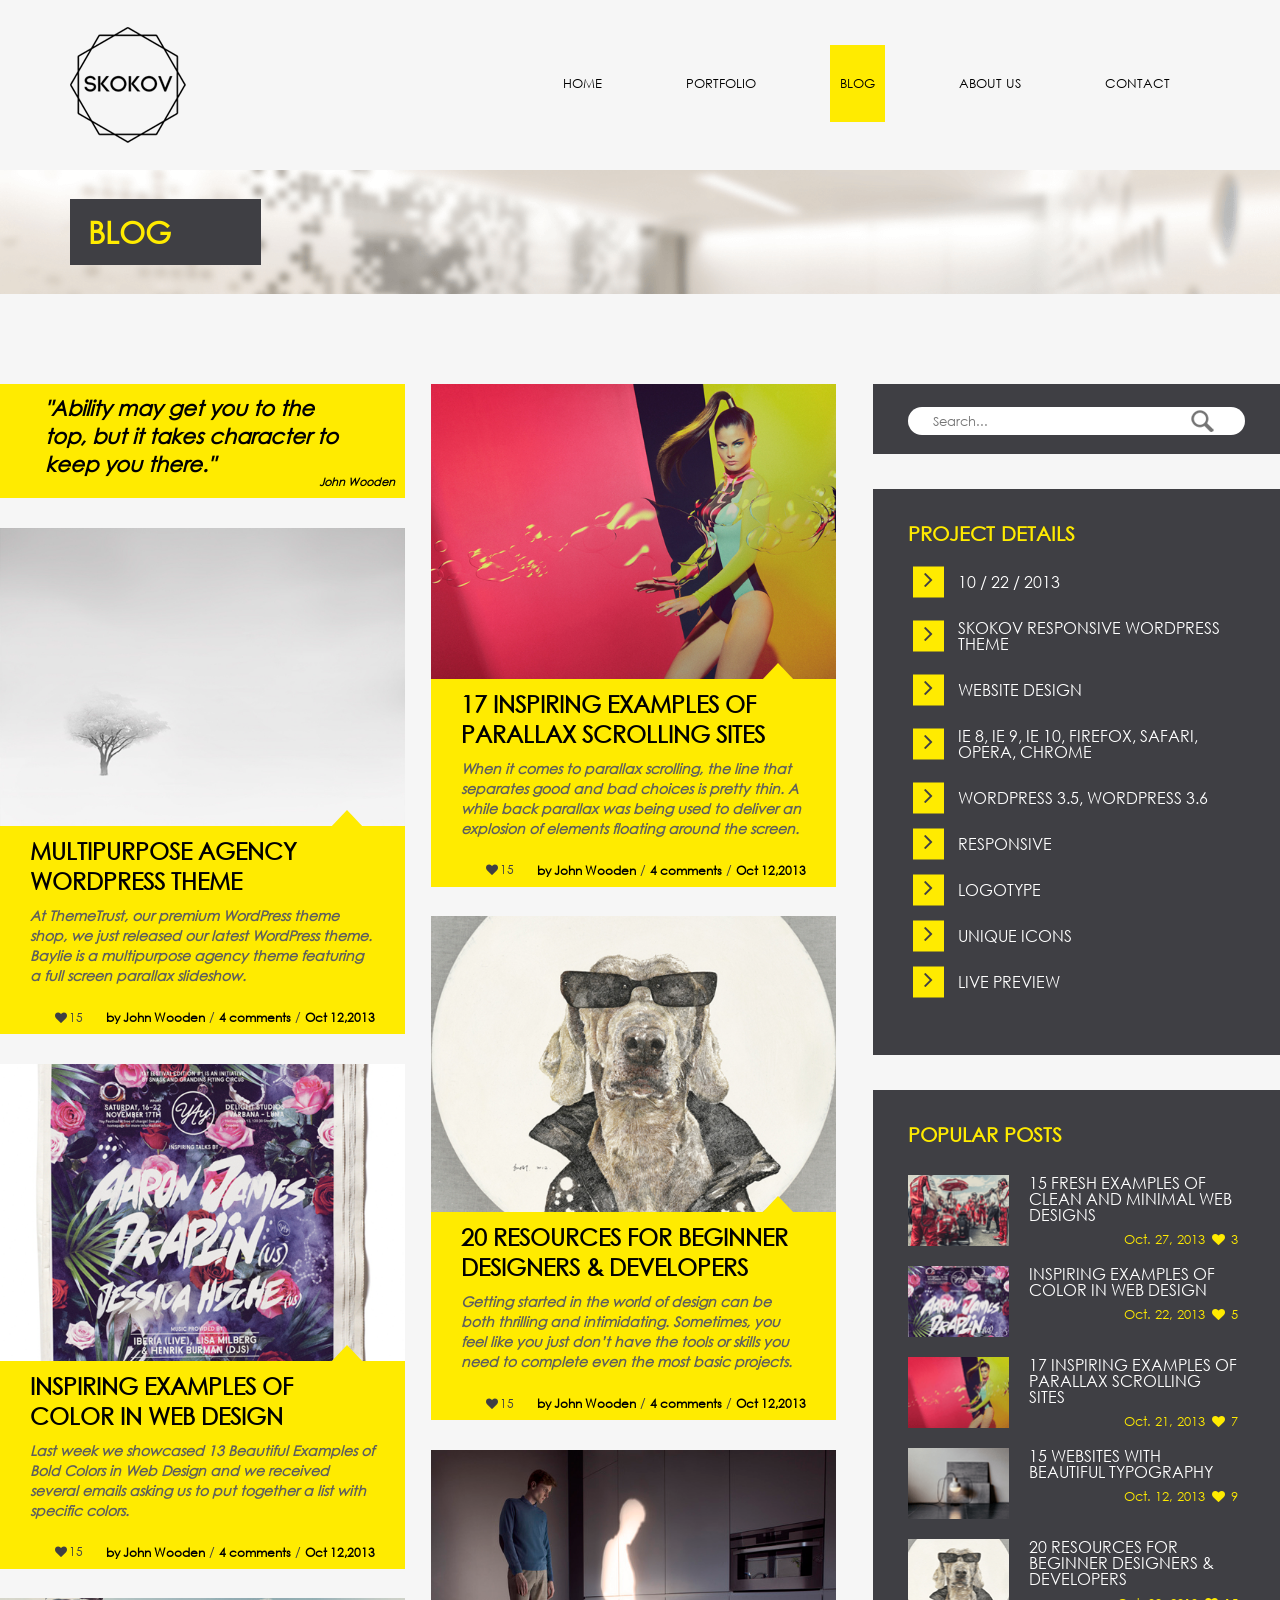
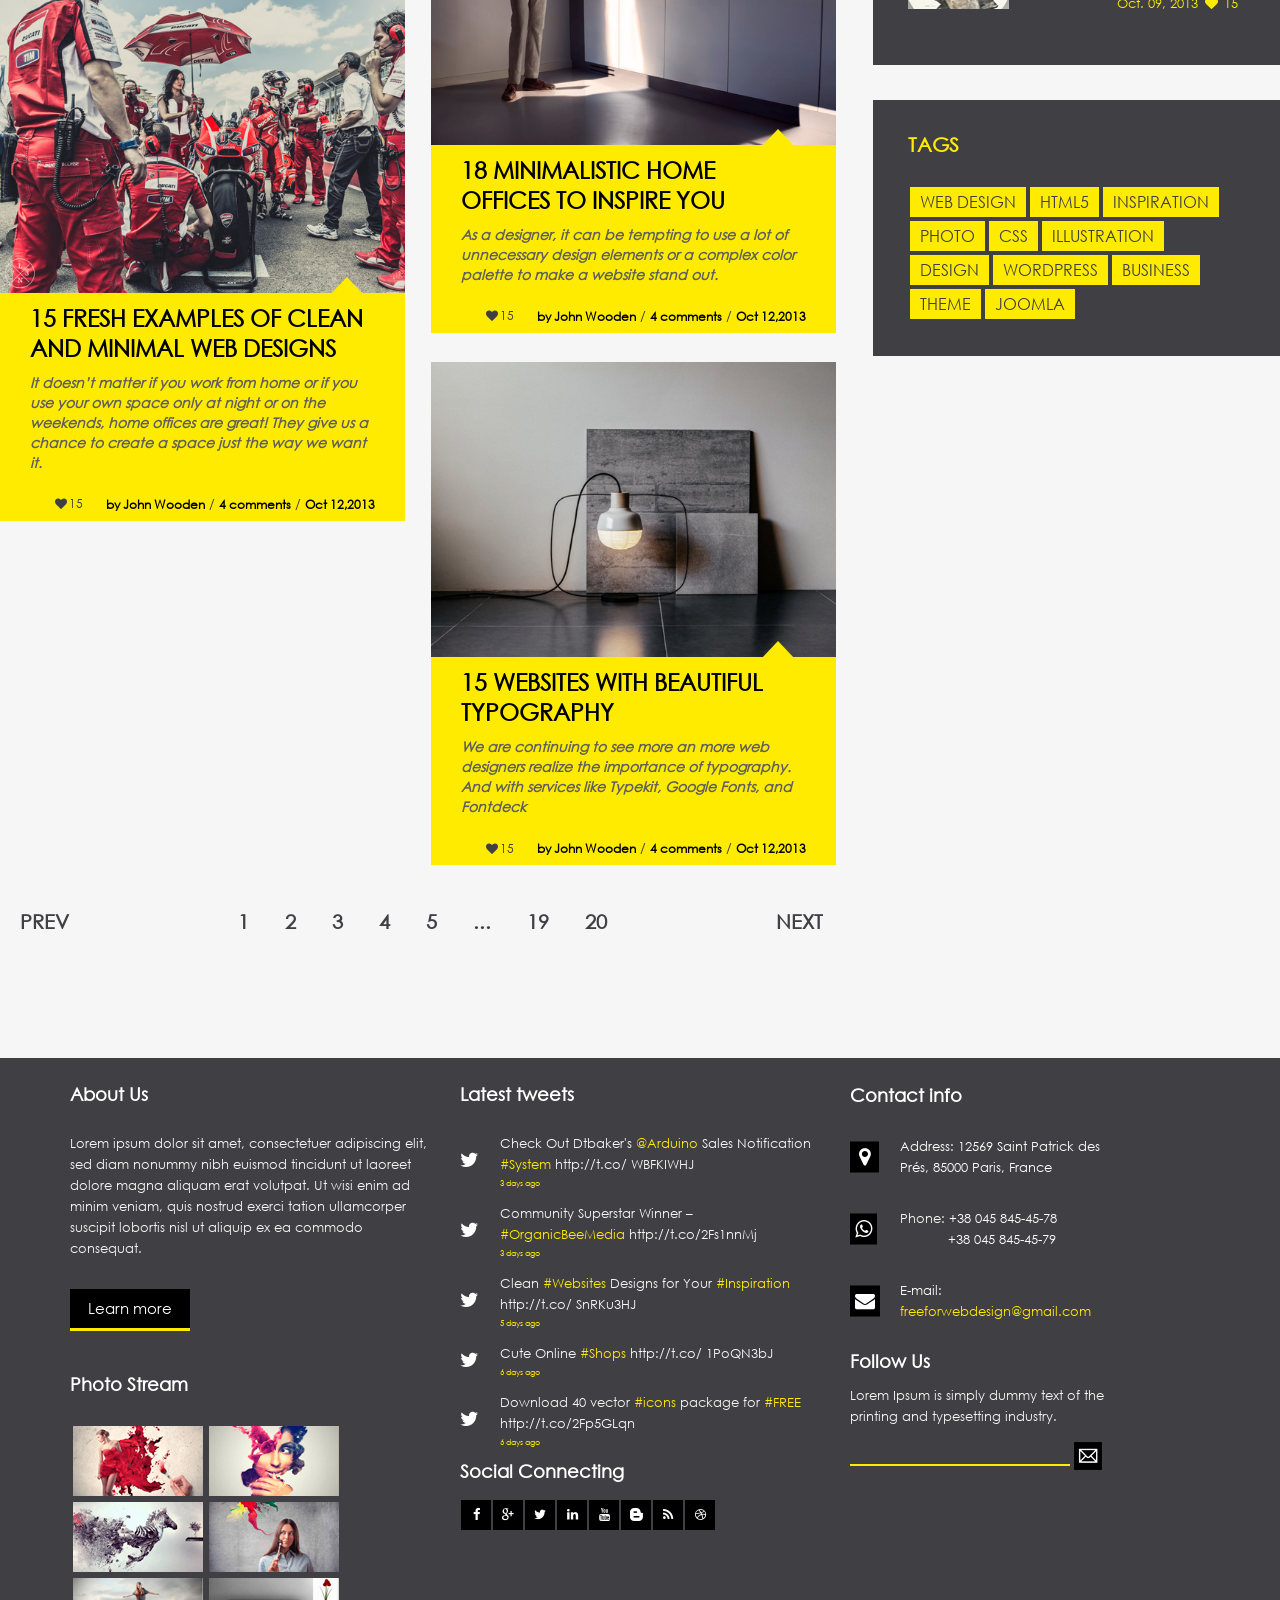
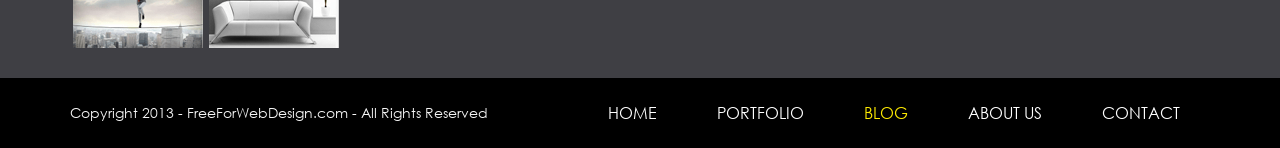
<file: homework9/blog.html>
<!DOCTYPE html>
<html>

<head>
  <meta charset="UTF-8">

  <title>Skokov</title>
  <meta name="description" content="Skokov template">
  <!--
    icons
  -->
  <link rel="shortcut icon" href="assets/img/favicon/favicon.ico" type="image/x-icon">
  <link rel="apple-touch-icon" href="assets/img/favicon/apple-touch-icon.png">
  <link rel="apple-touch-icon" sizes="72x72" href="assets/img/favicon/apple-touch-icon-72x72.png">
  <link rel="apple-touch-icon" sizes="114x114" href="assets/img/favicon/apple-touch-icon-114x114.png">
  <!--
    cross-platrform
  -->
  <meta http-equiv="X-UA-Compatible" content="IE=edge">
  <meta name="viewport" content="width=device-width, initial-scale=1, maximum-scale=1">
  <!--
    main-css
  -->
  <link rel="stylesheet" href="assets/css/style.css">
</head>

<body>

<!--
  main-header
-->
<header class="main-header">
  <div class="container ">
    <a class="logo" href="index.html"><img src="assets/img/logo.png" alt="logo"></a>
    <nav class="main-nav">
      <i class="menu-toggle fa fa-bars fa-2x" aria-hidden="true"></i>
      <ul class="menu">
        <li><a href="index.html">HOME</a></li>
        <li><a href="portfolio.html">PORTFOLIO</a></li>
        <li><a class="active" href="#">BLOG</a></li>
        <li><a href="about-us.html">about us</a></li>
        <li><a href="contact.html">CONTACT</a></li>
      </ul>
    </nav>
  </div>
</header>

<section class="welcome-block">
  <div class="container">
    <h1 class="other-header">blog</h1>
  </div>
</section>

<!--
  main-content-section
-->
<div class="container-fluid project-content">
  <div class="row">
    <main class="blog-main col-md-8">
      <ul class="grid-2">
        <li class=" gutter-sizer"></li>
        <li class="grid-item item-width-blog">
          <a href="error.html">
            <p class="blog-quote">"Ability may get you to the top, but it takes character to keep you there."</p>
            <span class="quote-author">John Wooden</span>
          </a>
        </li>
        <li class="grid-item item-width-blog">
          <a href="blog-single.html">
            <img src="assets/img/blog/img-news-1.png" alt="news">
            <div class="blog-news-wrap">
              <h5>17 Inspiring Examples of Parallax Scrolling Sites</h5>
              <p class="blog-content">When it comes to parallax scrolling, the line that separates good and
                bad choices is pretty thin. A while back parallax was being used to
                deliver an explosion of elements floating around the screen.</p>
              <div class="blog-comments">
                <a class="like icon-heart" href="#">15</a>
                <ul class="info-list">
                  <li><a href="#">by John Wooden</a></li>
                  <li><a href="#">4 comments</a></li>
                  <li><a href="#">Oct 12,2013</a></li>
                </ul>
              </div>
            </div>
          </a>
        </li>
        <li class="grid-item item-width-blog">
          <a href="error.html">
            <img src="assets/img/blog/img-news-2.png" alt="news">
            <div class="blog-news-wrap">
              <h5>Multipurpose Agency WordPress Theme</h5>
              <p class="blog-content">At ThemeTrust, our premium WordPress theme shop, we just released
                our latest WordPress theme. Baylie is a multipurpose agency theme
                featuring a full screen parallax slideshow.</p>
              <div class="blog-comments">
                <a class="like icon-heart" href="#">15</a>
                <ul class="info-list">
                  <li><a href="#">by John Wooden</a></li>
                  <li><a href="#">4 comments</a></li>
                  <li><a href="#">Oct 12,2013</a></li>
                </ul>
              </div>
            </div>
          </a>
        </li>
        <li class="grid-item item-width-blog">
          <a href="error.html">
            <img src="assets/img/blog/img-news-3.png" alt="news">
            <div class="blog-news-wrap">
              <h5>20 Resources for Beginner Designers & Developers</h5>
              <p class="blog-content">Getting started in the world of design can be both thrilling and
                intimidating. Sometimes, you feel like you just don’t have the tools
                or skills you need to complete even the most basic projects.</p>
              <div class="blog-comments">
                <a class="like icon-heart" href="#">15</a>
                <ul class="info-list">
                  <li><a href="#">by John Wooden</a></li>
                  <li><a href="#">4 comments</a></li>
                  <li><a href="#">Oct 12,2013</a></li>
                </ul>
              </div>
            </div>
          </a>
        </li>
        <li class="grid-item item-width-blog">
          <a href="error.html">
            <img src="assets/img/blog/img-news-4.png" alt="news">
            <div class="blog-news-wrap">
              <h5>Inspiring Examples of Color in Web Design</h5>
              <p class="blog-content">Last week we showcased 13 Beautiful Examples of Bold Colors
                in Web Design and we received several emails asking us to put
                together a list with specific colors.</p>
              <div class="blog-comments">
                <a class="like icon-heart" href="#">15</a>
                <ul class="info-list">
                  <li><a href="#">by John Wooden</a></li>
                  <li><a href="#">4 comments</a></li>
                  <li><a href="#">Oct 12,2013</a></li>
                </ul>
              </div>
            </div>
          </a>
        </li>
        <li class="grid-item item-width-blog">
          <a href="error.html">
            <img src="assets/img/blog/img-news-5.png" alt="news">
            <div class="blog-news-wrap">
              <h5>18 Minimalistic Home Offices to Inspire You</h5>
              <p class="blog-content">As a designer, it can be tempting to use a lot of unnecessary design
                elements or a complex color palette to make a website stand out.</p>
              <div class="blog-comments">
                <a class="like icon-heart" href="#">15</a>
                <ul class="info-list">
                  <li><a href="#">by John Wooden</a></li>
                  <li><a href="#">4 comments</a></li>
                  <li><a href="#">Oct 12,2013</a></li>
                </ul>
              </div>
            </div>
          </a>
        </li>
        <li class="grid-item item-width-blog">
          <a href="error.html">
          <img src="assets/img/blog/img-news-6.png" alt="news">
            <div class="blog-news-wrap">
              <h5> 15 Fresh Examples of Clean and Minimal Web Designs</h5>
              <p class="blog-content">It doesn’t matter if you work from home or if you use your own space
                only at night or on the weekends, home offices are great! They give
                us a chance to create a space just the way we want it.</p>
              <div class="blog-comments">
                <a class="like icon-heart" href="#">15</a>
                <ul class="info-list">
                  <li><a href="#">by John Wooden</a></li>
                  <li><a href="#">4 comments</a></li>
                  <li><a href="#">Oct 12,2013</a></li>
                </ul>
              </div>
            </div>
          </a>
        </li>
        <li class="grid-item item-width-blog">
          <a href="error.html">
            <img src="assets/img/blog/img-news-7.png" alt="news">
            <div class="blog-news-wrap">
              <h5>15 Websites with Beautiful Typography</h5>
              <p class="blog-content">We are continuing to see more an more web designers realize the
                importance of typography. And with services like Typekit,
                Google Fonts, and Fontdeck</p>
              <div class="blog-comments">
                <a class="like icon-heart" href="#">15</a>
                <ul class="info-list">
                  <li><a href="#">by John Wooden</a></li>
                  <li><a href="#">4 comments</a></li>
                  <li><a href="#">Oct 12,2013</a></li>
                </ul>
              </div>
            </div>
          </a>
        </li>
      </ul>
      <ul class="pagination">
        <li><a href="#">prev</a></li>
        <li>
          <ul class="pagination-counting">
            <li><a href="#">1</a></li>
            <li><a href="#">2</a></li>
            <li><a href="#">3</a></li>
            <li><a href="#">4</a></li>
            <li><a href="#">5</a></li>
            <li><a href="#">...</a></li>
            <li><a href="#">19</a></li>
            <li><a href="#">20</a></li>
          </ul></li>
        <li><a href="#">next</a></li>
      </ul>
    </main>

    <aside class="project-aside col-md-4">
      <div class="search-blog">
        <div class="search-wrap">
          <form action="#">
            <input id="search" type="search" name="search" placeholder="Search...">
            <input id="searchsubmit" type="submit" value="search">
          </form>
        </div>
      </div>
      <div class="details">
        <h4 class="aside-header">Project Details</h4>
        <ul class="details-list">
          <li class="icon-angle-right"><a href="#">10 / 22 / 2013</a></li>
          <li class="icon-angle-right"><a href="#">skokov responsive wordpress theme</a></li>
          <li class="icon-angle-right"><a href="#">website design</a></li>
          <li class="icon-angle-right"><a href="#">ie 8, ie 9, ie 10, firefox, safari, opera, chrome</a></li>
          <li class="icon-angle-right"><a href="#">Wordpress 3.5, wordpress 3.6</a></li>
          <li class="icon-angle-right"><a href="#">responsive</a></li>
          <li class="icon-angle-right"><a href="#">logotype</a></li>
          <li class="icon-angle-right"><a href="#">unique icons</a></li>
          <li class="icon-angle-right"><a href="#">Live Preview</a></li>
        </ul>
      </div>
      <div class="popular">
        <h4 class="aside-header">Popular posts</h4>
        <ul class="popular-list">
          <li>
            <a href="#">
              <img src="assets/img/project/Popular-post-img-1.png" alt="news">
              <div class="popular-content">
                <p>15 Fresh Examples of Clean and Minimal Web Designs</p>
                <span><a href="#">Oct. 27, 2013 <i class="icon-heart"></i> 3</a></span>
              </div>
            </a>
          </li>
          <li>
            <a href="#">
              <img src="assets/img/project/Popular-post-img-2.png" alt="news">
              <div class="popular-content">
                <p>Inspiring Examples of Color in Web Design</p>
                <span><a href="#">Oct. 22, 2013 <i class="icon-heart"></i> 5</a></span>
              </div>
            </a>
          </li>
          <li>
            <a href="blog-single.html">
              <img src="assets/img/project/Popular-post-img-3.png" alt="news">
              <div class="popular-content">
                <p>17 Inspiring Examples of Parallax Scrolling Sites</p>
                <span><a href="#">Oct. 21, 2013 <i class="icon-heart"></i> 7</a></span>
              </div>
            </a>
          </li>
          <li>
            <a href="#">
              <img src="assets/img/project/Popular-post-img-4.png" alt="news">
              <div class="popular-content">
                <p>15 Websites with Beautiful Typography</p>
                <span><a href="#">Oct. 12, 2013 <i class="icon-heart"></i> 9</a></span>
              </div>
            </a>
          </li>
          <li>
            <a href="#">
              <img src="assets/img/project/Popular-post-img-5.png" alt="news">
              <div class="popular-content">
                <p>20 Resources for Beginner Designers & Developers</p>
                <span><a href="#">Oct. 09, 2013 <i class="icon-heart"></i> 15</a></span>
              </div>
            </a>
          </li>
        </ul>
      </div>
      <div class="tags">
        <h4 class="aside-header">Tags</h4>
        <ul class="tags-list">
          <li><a href="#">web design</a></li>
          <li><a href="#">html5</a></li>
          <li><a href="#">inspiration</a></li>
          <li><a href="#">photo</a></li>
          <li><a href="#">css</a></li>
          <li><a href="#">illustration</a></li>
          <li><a href="#">design</a></li>
          <li><a href="#">wordpress</a></li>
          <li><a href="#">business</a></li>
          <li><a href="#">theme</a></li>
          <li><a href="#">joomla</a></li>
        </ul>
      </div>
    </aside>
  </div>
</div>
<!--
  info-section
-->

<section class="info">
  <div class="container ">
    <div class="row">

      <div class="block-about col-lg-4">
        <div class="about-us">
          <h3>About Us</h3>
          <p>Lorem ipsum dolor sit amet, consectetuer adipiscing elit,
            sed diam nonummy nibh euismod tincidunt ut
            laoreet dolore magna aliquam erat volutpat. Ut wisi
            enim ad minim veniam, quis nostrud exerci tation ullamcorper
            suscipit lobortis nisl ut aliquip ex ea commodo consequat.</p>
          <a class="btn" href="about-us.html">Learn more</a>
        </div>

        <div class="stream">
          <h3>Photo Stream</h3>
          <ul class="photo-stream">
            <li><a href="#"><img src="assets/img/photo-red.png" alt="red-photo"></a></li>
            <li><a href="#"><img src="assets/img/photo-grey.png" alt="grey-photo"></a></li>
            <li><a href="#"><img src="assets/img/photo-zebra.png" alt="zebra-photo"></a></li>
            <li><a href="#"><img src="assets/img/photo-draw.png" alt="draw-photo"></a></li>
            <li><a href="#"><img src="assets/img/photo-balance.png" alt="balance-photo"></a></li>
            <li><a href="#"><img src="assets/img/photo-style.png" alt="style-photo"></a></li>
          </ul>
        </div>
      </div>

      <div class="tweets col-lg-4">
        <h3>Latest tweets</h3>
        <ul class="list-tweets">

          <li>
            <div class="tweet-block">
              <p>Check Out Dtbaker's <a href="#">@Arduino</a> Sales Notification <a href="#">#System </a> http://t.co/ WBFKIWHJ</p>
              <a href="#" class="date"><span>3 days ago</span></a>
            </div>
          </li>

          <li>
            <div class="tweet-block">
              <p>Community Superstar Winner – <a href="#">#OrganicBeeMedia</a>  http://t.co/2Fs1nnMj</p>
              <a href="#" class="date"><span>3 days ago</span></a>
            </div>
          </li>

          <li>
            <div class="tweet-block">
              <p>Clean <a href="#">#Websites</a> Designs for Your <a href="#">#Inspiration</a> http://t.co/ SnRKu3HJ</p>
              <a href="#" class="date"><span>5 days ago</span></a>
            </div>
          </li>

          <li>
            <div class="tweet-block">
              <p>Cute Online <a href="#">#Shops</a> http://t.co/ 1PoQN3bJ</p>
              <a href="#" class="date"><span>6 days ago</span></a>
            </div>
          </li>

          <li>
            <div class="tweet-block">
              <p>Download 40 vector <a href="#">#icons</a> package for <a href="#">#FREE</a> http://t.co/2Fp5GLqn </p>
              <a href="#" class="date"><span>6 days ago</span></a>
            </div>
          </li>

        </ul>

        <div class="social">
          <h3>Social Connecting</h3>
          <ul>
            <li><a class="icon-facebook" href="#"></a></li>
            <li><a class="icon-gplus" href="#"></a></li>
            <li><a class="icon-twitter" href="#"></a></li>
            <li><a class="icon-linkedin" href="#"></a></li>
            <li><a class="icon-youtube" href="#"></a></li>
            <li><a class="icon-blogger" href="#"></a></li>
            <li><a class="icon-rss" href="#"></a></li>
            <li><a class="icon-dribbble" href="#"></a></li>
          </ul>
        </div>
      </div>


      <div class="contact-info col-lg-3">
        <div class="contact-wrap">
          <h3>Contact info</h3>
          <ul class="contacts">
            <li class="address"><a href="https://goo.gl/maps/uBC8TUNQMVx">Address: 12569 Saint Patrick des Prés, 85000 Paris, France</a></li>

            <li class="call-me">
              <dl class="call-me-maybe">
                <dt>
                  Phone:
                </dt>
                <dd><a href="tel:+380458454578">+38 045 845-45-78</a></dd>
                <dd><a href="tel:+380458454579">+38 045 845-45-79</a></dd>
              </dl>
            </li>

            <li class="mail"><a href="mailto:freeforbewdesign@gmail.com">E-mail: <span class="text-yellow">freeforwebdesign@gmail.com</span></a></li>
          </ul>
        </div>

        <div class="follow-us">
          <h3>Follow Us</h3>
          <p>Lorem Ipsum is simply dummy text of the printing and typesetting industry.</p>
          <div id="mc_embed_signup">
            <form action="http://vk.us14.list-manage.com/subscribe/post?u=94ecec000e7988a90ae5442d9&amp;id=56aa266200" method="post" id="mc-embedded-subscribe-form" name="mc-embedded-subscribe-form" class="validate" target="_blank" validate>
              <div id="mc_embed_signup_scroll">
                <div class="mc-field-group">
                  <label for="mce-EMAIL"></label>
                  <input type="email" value="" name="EMAIL" class="required email follow" id="mce-EMAIL">
                  <input type="submit" value="" name="subscribe" id="mc-embedded-subscribe" class="button">
                </div>
                <div id="mce-responses" class="clear">
                  <div class="response" id="mce-error-response" style="display:none"></div>
                  <div class="response" id="mce-success-response" style="display:none"></div>
                </div>
              </div>
            </form>
          </div>
        </div>
      </div>
    </div>
  </div>
</section>

<!--
  main-footer
-->

<footer class="main-footer">
  <div class="container ">
    <div class="footer-nav">
      <div class="corporation">
        <p>Copyright 2013 - FreeForWebDesign.com - All Rights Reserved</p>
      </div>
      <ul class="footer-menu">
        <li><a href="index.html">HOME</a></li>
        <li><a href="portfolio.html">PORTFOLIO</a></li>
        <li><a href="#" class="active-footer">BLOG</a></li>
        <li><a href="about-us.html">ABOUT US</a></li>
        <li><a href="contact.html">CONTACT</a></li>
      </ul>
    </div>
  </div>
</footer>

<!--
  scripts
-->

<script src="assets/js/libs.js"></script>
<script src="assets/js/main.js"></script>
</body>
</html>
</file>
<file: css/style.css>
ul {
  list-style-type: none;
  display: flex;
  flex-flow: column wrap;
  justify-content: flex-start;
  align-content: flex-start;
  height: 90vh;
}

li {
  font-size: 40px;
  padding: 20px;
}
</file>
<file: exam/assets/css/style.css>
hr,img,legend{border:0}:focus,a:active,a:hover,button,input,textarea{outline:0}a,abbr,acronym,address,applet,article,aside,audio,b,big,blockquote,body,canvas,caption,center,cite,code,dd,del,details,dfn,div,dl,dt,em,embed,fieldset,figcaption,figure,footer,form,h1,h2,h3,h4,h5,h6,header,hgroup,html,i,iframe,img,ins,kbd,label,legend,li,mark,menu,nav,object,ol,output,p,pre,q,ruby,s,samp,section,small,span,strike,strong,sub,summary,sup,table,tbody,td,tfoot,th,thead,time,tr,tt,u,ul,var,video{margin:0;padding:0;border:0;font:inherit;vertical-align:baseline}article,aside,details,figcaption,figure,footer,header,hgroup,main,menu,nav,section,summary{display:block}ol,ul{list-style:none}blockquote,q{quotes:none}blockquote:after,blockquote:before,q:after,q:before{content:'';content:none}/*!
 * Bootstrap v3.3.7 (http://getbootstrap.com)
 * Copyright 2011-2016 Twitter, Inc.
 * Licensed under MIT (https://github.com/twbs/bootstrap/blob/master/LICENSE)
 *//*!
 * Generated using the Bootstrap Customizer (http://getbootstrap.com/customize/?id=c3f34ff58123b8ad19736830b4f293c7)
 * Config saved to config.json and https://gist.github.com/c3f34ff58123b8ad19736830b4f293c7
 *//*!
 * Bootstrap v3.3.7 (http://getbootstrap.com)
 * Copyright 2011-2016 Twitter, Inc.
 * Licensed under MIT (https://github.com/twbs/bootstrap/blob/master/LICENSE)
 *//*! normalize.css v3.0.3 | MIT License | github.com/necolas/normalize.css */html{font-family:sans-serif;-ms-text-size-adjust:100%;-webkit-text-size-adjust:100%}body{margin:0}audio,canvas,progress,video{display:inline-block;vertical-align:baseline}audio:not([controls]){display:none;height:0}[hidden],template{display:none}a{background-color:transparent;color:#337ab7;text-decoration:none}abbr[title]{border-bottom:1px dotted}b,optgroup,strong{font-weight:700}dfn{font-style:italic}h1{margin:.67em 0}mark{background:#ff0;color:#000}small{font-size:80%}sub,sup{font-size:75%;line-height:0;position:relative;vertical-align:baseline}sup{top:-.5em}sub{bottom:-.25em}img{vertical-align:middle}svg:not(:root){overflow:hidden}hr{-webkit-box-sizing:content-box;box-sizing:content-box;height:0}pre,textarea{overflow:auto}code,kbd,pre,samp{font-family:monospace,monospace;font-size:1em}button,input,optgroup,select,textarea{color:inherit;font:inherit;margin:0}button{overflow:visible}button,select{text-transform:none}button,html input[type=button],input[type=reset],input[type=submit]{-webkit-appearance:button;cursor:pointer}button[disabled],html input[disabled]{cursor:default}button::-moz-focus-inner,input::-moz-focus-inner{border:0;padding:0}input[type=checkbox],input[type=radio]{-webkit-box-sizing:border-box;box-sizing:border-box;padding:0}input[type=number]::-webkit-inner-spin-button,input[type=number]::-webkit-outer-spin-button{height:auto}input[type=search]{-webkit-appearance:textfield;-webkit-box-sizing:content-box;box-sizing:content-box}input[type=search]::-webkit-search-cancel-button,input[type=search]::-webkit-search-decoration{-webkit-appearance:none}fieldset{border:1px solid silver;margin:0 2px;padding:.35em .625em .75em}legend{padding:0}table{border-collapse:collapse;border-spacing:0}td,th{padding:0}*,:after,:before{-webkit-box-sizing:border-box;box-sizing:border-box}html{font-size:10px;-webkit-tap-highlight-color:transparent}button,input,select,textarea{font-family:inherit;font-size:inherit;line-height:inherit}a:focus,a:hover{color:#23527c;text-decoration:underline}a:focus{outline:-webkit-focus-ring-color auto 5px;outline-offset:-2px}figure{margin:0}.img-responsive{display:block;max-width:100%;height:auto}.img-rounded{-webkit-border-radius:6px;border-radius:6px}.img-thumbnail{padding:4px;line-height:1.42857143;background-color:#fff;border:1px solid #ddd;-webkit-border-radius:4px;border-radius:4px;-webkit-transition:all .2s ease-in-out;transition:all .2s ease-in-out;display:inline-block;max-width:100%;height:auto}.img-circle{-webkit-border-radius:50%;border-radius:50%}hr{margin-top:20px;margin-bottom:20px;border-top:1px solid #eee}.sr-only{position:absolute;width:1px;height:1px;margin:-1px;padding:0;overflow:hidden;clip:rect(0,0,0,0);border:0}.sr-only-focusable:active,.sr-only-focusable:focus{position:static;width:auto;height:auto;margin:0;overflow:visible;clip:auto}.container,.container-fluid{margin-right:auto;margin-left:auto;padding-left:15px;padding-right:15px}[role=button]{cursor:pointer}@media (min-width:768px){.container{width:750px}}@media (min-width:992px){.container{width:970px}}@media (min-width:1200px){.container{width:1170px}}.row{margin-left:-15px;margin-right:-15px}.col-lg-1,.col-lg-10,.col-lg-11,.col-lg-12,.col-lg-2,.col-lg-3,.col-lg-4,.col-lg-5,.col-lg-6,.col-lg-7,.col-lg-8,.col-lg-9,.col-md-1,.col-md-10,.col-md-11,.col-md-12,.col-md-2,.col-md-3,.col-md-4,.col-md-5,.col-md-6,.col-md-7,.col-md-8,.col-md-9,.col-sm-1,.col-sm-10,.col-sm-11,.col-sm-12,.col-sm-2,.col-sm-3,.col-sm-4,.col-sm-5,.col-sm-6,.col-sm-7,.col-sm-8,.col-sm-9,.col-xs-1,.col-xs-10,.col-xs-11,.col-xs-12,.col-xs-2,.col-xs-3,.col-xs-4,.col-xs-5,.col-xs-6,.col-xs-7,.col-xs-8,.col-xs-9{position:relative;min-height:1px;padding-left:15px;padding-right:15px}.col-xs-1,.col-xs-10,.col-xs-11,.col-xs-12,.col-xs-2,.col-xs-3,.col-xs-4,.col-xs-5,.col-xs-6,.col-xs-7,.col-xs-8,.col-xs-9{float:left}.col-xs-12{width:100%}.col-xs-11{width:91.66666667%}.col-xs-10{width:83.33333333%}.col-xs-9{width:75%}.col-xs-8{width:66.66666667%}.col-xs-7{width:58.33333333%}.col-xs-6{width:50%}.col-xs-5{width:41.66666667%}.col-xs-4{width:33.33333333%}.col-xs-3{width:25%}.col-xs-2{width:16.66666667%}.col-xs-1{width:8.33333333%}.col-xs-pull-12{right:100%}.col-xs-pull-11{right:91.66666667%}.col-xs-pull-10{right:83.33333333%}.col-xs-pull-9{right:75%}.col-xs-pull-8{right:66.66666667%}.col-xs-pull-7{right:58.33333333%}.col-xs-pull-6{right:50%}.col-xs-pull-5{right:41.66666667%}.col-xs-pull-4{right:33.33333333%}.col-xs-pull-3{right:25%}.col-xs-pull-2{right:16.66666667%}.col-xs-pull-1{right:8.33333333%}.col-xs-pull-0{right:auto}.col-xs-push-12{left:100%}.col-xs-push-11{left:91.66666667%}.col-xs-push-10{left:83.33333333%}.col-xs-push-9{left:75%}.col-xs-push-8{left:66.66666667%}.col-xs-push-7{left:58.33333333%}.col-xs-push-6{left:50%}.col-xs-push-5{left:41.66666667%}.col-xs-push-4{left:33.33333333%}.col-xs-push-3{left:25%}.col-xs-push-2{left:16.66666667%}.col-xs-push-1{left:8.33333333%}.col-xs-push-0{left:auto}.col-xs-offset-12{margin-left:100%}.col-xs-offset-11{margin-left:91.66666667%}.col-xs-offset-10{margin-left:83.33333333%}.col-xs-offset-9{margin-left:75%}.col-xs-offset-8{margin-left:66.66666667%}.col-xs-offset-7{margin-left:58.33333333%}.col-xs-offset-6{margin-left:50%}.col-xs-offset-5{margin-left:41.66666667%}.col-xs-offset-4{margin-left:33.33333333%}.col-xs-offset-3{margin-left:25%}.col-xs-offset-2{margin-left:16.66666667%}.col-xs-offset-1{margin-left:8.33333333%}.col-xs-offset-0{margin-left:0}@media (min-width:768px){.col-sm-1,.col-sm-10,.col-sm-11,.col-sm-12,.col-sm-2,.col-sm-3,.col-sm-4,.col-sm-5,.col-sm-6,.col-sm-7,.col-sm-8,.col-sm-9{float:left}.col-sm-12{width:100%}.col-sm-11{width:91.66666667%}.col-sm-10{width:83.33333333%}.col-sm-9{width:75%}.col-sm-8{width:66.66666667%}.col-sm-7{width:58.33333333%}.col-sm-6{width:50%}.col-sm-5{width:41.66666667%}.col-sm-4{width:33.33333333%}.col-sm-3{width:25%}.col-sm-2{width:16.66666667%}.col-sm-1{width:8.33333333%}.col-sm-pull-12{right:100%}.col-sm-pull-11{right:91.66666667%}.col-sm-pull-10{right:83.33333333%}.col-sm-pull-9{right:75%}.col-sm-pull-8{right:66.66666667%}.col-sm-pull-7{right:58.33333333%}.col-sm-pull-6{right:50%}.col-sm-pull-5{right:41.66666667%}.col-sm-pull-4{right:33.33333333%}.col-sm-pull-3{right:25%}.col-sm-pull-2{right:16.66666667%}.col-sm-pull-1{right:8.33333333%}.col-sm-pull-0{right:auto}.col-sm-push-12{left:100%}.col-sm-push-11{left:91.66666667%}.col-sm-push-10{left:83.33333333%}.col-sm-push-9{left:75%}.col-sm-push-8{left:66.66666667%}.col-sm-push-7{left:58.33333333%}.col-sm-push-6{left:50%}.col-sm-push-5{left:41.66666667%}.col-sm-push-4{left:33.33333333%}.col-sm-push-3{left:25%}.col-sm-push-2{left:16.66666667%}.col-sm-push-1{left:8.33333333%}.col-sm-push-0{left:auto}.col-sm-offset-12{margin-left:100%}.col-sm-offset-11{margin-left:91.66666667%}.col-sm-offset-10{margin-left:83.33333333%}.col-sm-offset-9{margin-left:75%}.col-sm-offset-8{margin-left:66.66666667%}.col-sm-offset-7{margin-left:58.33333333%}.col-sm-offset-6{margin-left:50%}.col-sm-offset-5{margin-left:41.66666667%}.col-sm-offset-4{margin-left:33.33333333%}.col-sm-offset-3{margin-left:25%}.col-sm-offset-2{margin-left:16.66666667%}.col-sm-offset-1{margin-left:8.33333333%}.col-sm-offset-0{margin-left:0}}@media (min-width:992px){.col-md-1,.col-md-10,.col-md-11,.col-md-12,.col-md-2,.col-md-3,.col-md-4,.col-md-5,.col-md-6,.col-md-7,.col-md-8,.col-md-9{float:left}.col-md-12{width:100%}.col-md-11{width:91.66666667%}.col-md-10{width:83.33333333%}.col-md-9{width:75%}.col-md-8{width:66.66666667%}.col-md-7{width:58.33333333%}.col-md-6{width:50%}.col-md-5{width:41.66666667%}.col-md-4{width:33.33333333%}.col-md-3{width:25%}.col-md-2{width:16.66666667%}.col-md-1{width:8.33333333%}.col-md-pull-12{right:100%}.col-md-pull-11{right:91.66666667%}.col-md-pull-10{right:83.33333333%}.col-md-pull-9{right:75%}.col-md-pull-8{right:66.66666667%}.col-md-pull-7{right:58.33333333%}.col-md-pull-6{right:50%}.col-md-pull-5{right:41.66666667%}.col-md-pull-4{right:33.33333333%}.col-md-pull-3{right:25%}.col-md-pull-2{right:16.66666667%}.col-md-pull-1{right:8.33333333%}.col-md-pull-0{right:auto}.col-md-push-12{left:100%}.col-md-push-11{left:91.66666667%}.col-md-push-10{left:83.33333333%}.col-md-push-9{left:75%}.col-md-push-8{left:66.66666667%}.col-md-push-7{left:58.33333333%}.col-md-push-6{left:50%}.col-md-push-5{left:41.66666667%}.col-md-push-4{left:33.33333333%}.col-md-push-3{left:25%}.col-md-push-2{left:16.66666667%}.col-md-push-1{left:8.33333333%}.col-md-push-0{left:auto}.col-md-offset-12{margin-left:100%}.col-md-offset-11{margin-left:91.66666667%}.col-md-offset-10{margin-left:83.33333333%}.col-md-offset-9{margin-left:75%}.col-md-offset-8{margin-left:66.66666667%}.col-md-offset-7{margin-left:58.33333333%}.col-md-offset-6{margin-left:50%}.col-md-offset-5{margin-left:41.66666667%}.col-md-offset-4{margin-left:33.33333333%}.col-md-offset-3{margin-left:25%}.col-md-offset-2{margin-left:16.66666667%}.col-md-offset-1{margin-left:8.33333333%}.col-md-offset-0{margin-left:0}}@media (min-width:1200px){.col-lg-1,.col-lg-10,.col-lg-11,.col-lg-12,.col-lg-2,.col-lg-3,.col-lg-4,.col-lg-5,.col-lg-6,.col-lg-7,.col-lg-8,.col-lg-9{float:left}.col-lg-12{width:100%}.col-lg-11{width:91.66666667%}.col-lg-10{width:83.33333333%}.col-lg-9{width:75%}.col-lg-8{width:66.66666667%}.col-lg-7{width:58.33333333%}.col-lg-6{width:50%}.col-lg-5{width:41.66666667%}.col-lg-4{width:33.33333333%}.col-lg-3{width:25%}.col-lg-2{width:16.66666667%}.col-lg-1{width:8.33333333%}.col-lg-pull-12{right:100%}.col-lg-pull-11{right:91.66666667%}.col-lg-pull-10{right:83.33333333%}.col-lg-pull-9{right:75%}.col-lg-pull-8{right:66.66666667%}.col-lg-pull-7{right:58.33333333%}.col-lg-pull-6{right:50%}.col-lg-pull-5{right:41.66666667%}.col-lg-pull-4{right:33.33333333%}.col-lg-pull-3{right:25%}.col-lg-pull-2{right:16.66666667%}.col-lg-pull-1{right:8.33333333%}.col-lg-pull-0{right:auto}.col-lg-push-12{left:100%}.col-lg-push-11{left:91.66666667%}.col-lg-push-10{left:83.33333333%}.col-lg-push-9{left:75%}.col-lg-push-8{left:66.66666667%}.col-lg-push-7{left:58.33333333%}.col-lg-push-6{left:50%}.col-lg-push-5{left:41.66666667%}.col-lg-push-4{left:33.33333333%}.col-lg-push-3{left:25%}.col-lg-push-2{left:16.66666667%}.col-lg-push-1{left:8.33333333%}.col-lg-push-0{left:auto}.col-lg-offset-12{margin-left:100%}.col-lg-offset-11{margin-left:91.66666667%}.col-lg-offset-10{margin-left:83.33333333%}.col-lg-offset-9{margin-left:75%}.col-lg-offset-8{margin-left:66.66666667%}.col-lg-offset-7{margin-left:58.33333333%}.col-lg-offset-6{margin-left:50%}.col-lg-offset-5{margin-left:41.66666667%}.col-lg-offset-4{margin-left:33.33333333%}.col-lg-offset-3{margin-left:25%}.col-lg-offset-2{margin-left:16.66666667%}.col-lg-offset-1{margin-left:8.33333333%}.col-lg-offset-0{margin-left:0}}.clearfix:after,.clearfix:before,.container-fluid:after,.container-fluid:before,.container:after,.container:before,.row:after,.row:before{content:" ";display:table}.clearfix:after,.container-fluid:after,.container:after,.row:after{clear:both}.center-block{display:block;margin-left:auto;margin-right:auto}.pull-right{float:right!important}.pull-left{float:left!important}.hide{display:none!important}.show{display:block!important}.hidden,.visible-lg,.visible-lg-block,.visible-lg-inline,.visible-lg-inline-block,.visible-md,.visible-md-block,.visible-md-inline,.visible-md-inline-block,.visible-sm,.visible-sm-block,.visible-sm-inline,.visible-sm-inline-block,.visible-xs,.visible-xs-block,.visible-xs-inline,.visible-xs-inline-block{display:none!important}.invisible{visibility:hidden}.text-hide{font:0/0 a;color:transparent;text-shadow:none;background-color:transparent;border:0}body,h1,h2,h3{color:#34495e}.affix{position:fixed}@-ms-viewport{width:device-width}@media (max-width:767px){.visible-xs{display:block!important}table.visible-xs{display:table!important}tr.visible-xs{display:table-row!important}td.visible-xs,th.visible-xs{display:table-cell!important}.visible-xs-block{display:block!important}.visible-xs-inline{display:inline!important}.visible-xs-inline-block{display:inline-block!important}}@media (min-width:768px) and (max-width:991px){.visible-sm{display:block!important}table.visible-sm{display:table!important}tr.visible-sm{display:table-row!important}td.visible-sm,th.visible-sm{display:table-cell!important}.visible-sm-block{display:block!important}.visible-sm-inline{display:inline!important}.visible-sm-inline-block{display:inline-block!important}}@media (min-width:992px) and (max-width:1199px){.visible-md{display:block!important}table.visible-md{display:table!important}tr.visible-md{display:table-row!important}td.visible-md,th.visible-md{display:table-cell!important}.visible-md-block{display:block!important}.visible-md-inline{display:inline!important}.visible-md-inline-block{display:inline-block!important}}@media (min-width:1200px){.visible-lg{display:block!important}table.visible-lg{display:table!important}tr.visible-lg{display:table-row!important}td.visible-lg,th.visible-lg{display:table-cell!important}.visible-lg-block{display:block!important}.visible-lg-inline{display:inline!important}.visible-lg-inline-block{display:inline-block!important}.hidden-lg{display:none!important}}@media (max-width:767px){.hidden-xs{display:none!important}}@media (min-width:768px) and (max-width:991px){.hidden-sm{display:none!important}}@media (min-width:992px) and (max-width:1199px){.hidden-md{display:none!important}}.visible-print{display:none!important}@media print{.visible-print{display:block!important}table.visible-print{display:table!important}tr.visible-print{display:table-row!important}td.visible-print,th.visible-print{display:table-cell!important}}.visible-print-block{display:none!important}@media print{.visible-print-block{display:block!important}}.visible-print-inline{display:none!important}@media print{.visible-print-inline{display:inline!important}}.visible-print-inline-block{display:none!important}@media print{.visible-print-inline-block{display:inline-block!important}.hidden-print{display:none!important}}html{overflow-x:hidden}body{font-family:"Open Sans",sans-serif;font-size:20px;line-height:1;background-color:#f3f3f3;min-width:320px}h1,h2,h3{font-family:"Droid Sans",sans-serif;font-weight:700}h1{font-size:80px}h2{font-size:45px}h3{font-size:26px}h4{font-size:35px}p{font-family:"Droid Serif",serif;font-size:20px;margin-bottom:1rem}strong{font-weight:700}.nowrap{white-space:nowrap}a:active,a:hover,a:link,a:visited{text-decoration:none}.left{text-align:left}.border-no{padding:0;margin:0;border:none}.main-header{background:#f0f0f0}.main-header .social-list{display:inline-block;text-align:center}.main-header .social-list li{display:inline-block;padding:8px 5px}.main-header .social-list li a{color:#545051}.main-header .help-list{display:inline-block;text-align:center}.main-header .help-list li{display:inline-block}.main-header .help-list .donate{background:#61a70a}.main-header .help-list .donate a{color:#fff;padding:8px 0;display:block}.main-header .help-list .volunteer{background:#fdcd05}.main-header .help-list .volunteer a{color:#545051;padding:8px 0;display:block}.navigation .main-nav,.welcome .menu li{display:inline-block}.navigation{padding:30px 0;background:#fff}.welcome,.welcome .menu li{background:#898686}.navigation .main-nav li{display:inline-block;border-right:1px solid #545051;padding:0 10px}.navigation .main-nav li:last-child{border:none}.navigation .main-nav li a{color:#545051;text-transform:uppercase;font-weight:700;font-size:16px}.welcome .menu{text-align:center;font-size:0}.welcome .menu li{position:relative;border:1px solid #fff;border-bottom:none;border-top:none}.welcome .menu li:before{content:'';position:absolute;opacity:0;left:50%;bottom:-18px;-webkit-transform:translate(-50%,0);-ms-transform:translate(-50%,0);transform:translate(-50%,0);width:0;height:0;border-style:solid;border-width:18px 15px 0;border-color:#898686 transparent transparent}.welcome .menu li:hover li:before{opacity:1}.welcome .menu li a{color:#fff;font-size:20px;display:block;padding:20px}.health .bg{background:#fff}.health .flex{display:-webkit-box;display:-webkit-flex;display:-ms-flexbox;display:flex}.health .flex .red{background:#f32b34}.health .flex .wrap{background:#61a70a;color:#fff;padding:10px 15px}.health .flex .wrap h2{text-transform:uppercase;font-size:16px;color:#fff}.health .flex .wrap span{font-size:12px}.health .wrap-text{padding:20px}.health .wrap-text span{color:#61a70a;text-transform:uppercase;font-size:30px;text-align:right}.health .main-list{margin-top:50px}.health .main-list .news-column{text-align:center}.health .main-list .news-column .news{background:#0070a1;display:block;color:#fff;text-transform:uppercase;padding:10px 0}.health .main-list .news-column p{color:#0070a1;text-align:left;margin:20px 0;font-weight:700}.health .main-list .news-column a{color:#0070a1;background:#e6e5e5;padding:10px 100px}.health .main-list .announce-column{text-align:center}.health .main-list .announce-column .announce{background:#f32b34;display:block;color:#fff;text-transform:uppercase;padding:10px 0}.health .main-list .announce-column p{text-align:left;padding:20px}.health .main-list .announce-column p a{color:#61a70a;text-decoration:underline}.health .main-list .announce-column .grey{background:#e6e5e5}.health .main-list .calendar-column{text-align:center}.health .main-list .calendar-column .calendar{background:#fdcd05;display:block;color:#fff;text-transform:uppercase;padding:10px 0}.health .main-list .calendar-column .calendar-list li{text-align:left}.health .main-list .calendar-column .calendar-list li .calendar-wrap{display:block;margin-bottom:20px}.health .main-list .calendar-column .calendar-list li dd,.health .main-list .calendar-column .calendar-list li dt,.main-footer p{display:inline-block}.health .main-list .calendar-column .calendar-list li dt{color:#fdcd05}.health .main-list .calendar-column .calendar-list li h4{color:#fdcd05;padding:20px 0}.health .footer-health{text-align:center;background:#61a70a;padding:20px 0;color:#fff;text-transform:uppercase;margin:0}.main-footer{background:#efefef;padding:20px 0}.main-footer .left{float:left}.main-footer .right{float:right}
</file>
<file: homework10/assets/css/style.css>
hr,img,legend{border:0}:focus,a:active,a:hover,button,input,textarea{outline:0}a,abbr,acronym,address,applet,article,aside,audio,b,big,blockquote,body,canvas,caption,center,cite,code,dd,del,details,dfn,div,dl,dt,em,embed,fieldset,figcaption,figure,footer,form,h1,h2,h3,h4,h5,h6,header,hgroup,html,i,iframe,img,ins,kbd,label,legend,li,mark,menu,nav,object,ol,output,p,pre,q,ruby,s,samp,section,small,span,strike,strong,sub,summary,sup,table,tbody,td,tfoot,th,thead,time,tr,tt,u,ul,var,video{margin:0;padding:0;border:0;font:inherit;vertical-align:baseline}article,aside,details,figcaption,figure,footer,header,hgroup,main,menu,nav,section,summary{display:block}ol,ul{list-style:none}blockquote,q{quotes:none}blockquote:after,blockquote:before,q:after,q:before{content:'';content:none}/*!
 * Bootstrap v3.3.7 (http://getbootstrap.com)
 * Copyright 2011-2016 Twitter, Inc.
 * Licensed under MIT (https://github.com/twbs/bootstrap/blob/master/LICENSE)
 *//*!
 * Generated using the Bootstrap Customizer (http://getbootstrap.com/customize/?id=c3f34ff58123b8ad19736830b4f293c7)
 * Config saved to config.json and https://gist.github.com/c3f34ff58123b8ad19736830b4f293c7
 *//*!
 * Bootstrap v3.3.7 (http://getbootstrap.com)
 * Copyright 2011-2016 Twitter, Inc.
 * Licensed under MIT (https://github.com/twbs/bootstrap/blob/master/LICENSE)
 *//*! normalize.css v3.0.3 | MIT License | github.com/necolas/normalize.css */html{font-family:sans-serif;-ms-text-size-adjust:100%;-webkit-text-size-adjust:100%}body{margin:0}audio,canvas,progress,video{display:inline-block;vertical-align:baseline}audio:not([controls]){display:none;height:0}[hidden],template{display:none}a{background-color:transparent;color:#337ab7;text-decoration:none}abbr[title]{border-bottom:1px dotted}b,optgroup,strong{font-weight:700}dfn{font-style:italic}h1{margin:.67em 0}mark{background:#ff0;color:#000}small{font-size:80%}sub,sup{font-size:75%;line-height:0;position:relative;vertical-align:baseline}sup{top:-.5em}sub{bottom:-.25em}img{vertical-align:middle}svg:not(:root){overflow:hidden}hr{-webkit-box-sizing:content-box;box-sizing:content-box;height:0}pre,textarea{overflow:auto}code,kbd,pre,samp{font-family:monospace,monospace;font-size:1em}button,input,optgroup,select,textarea{color:inherit;font:inherit;margin:0}button{overflow:visible}button,select{text-transform:none}button,html input[type=button],input[type=reset],input[type=submit]{-webkit-appearance:button;cursor:pointer}button[disabled],html input[disabled]{cursor:default}button::-moz-focus-inner,input::-moz-focus-inner{border:0;padding:0}input[type=checkbox],input[type=radio]{-webkit-box-sizing:border-box;box-sizing:border-box;padding:0}input[type=number]::-webkit-inner-spin-button,input[type=number]::-webkit-outer-spin-button{height:auto}input[type=search]{-webkit-appearance:textfield;-webkit-box-sizing:content-box;box-sizing:content-box}input[type=search]::-webkit-search-cancel-button,input[type=search]::-webkit-search-decoration{-webkit-appearance:none}fieldset{border:1px solid silver;margin:0 2px;padding:.35em .625em .75em}legend{padding:0}table{border-collapse:collapse;border-spacing:0}td,th{padding:0}*,:after,:before{-webkit-box-sizing:border-box;box-sizing:border-box}html{font-size:10px;-webkit-tap-highlight-color:transparent}button,input,select,textarea{font-family:inherit;font-size:inherit;line-height:inherit}a:focus,a:hover{color:#23527c;text-decoration:underline}a:focus{outline:-webkit-focus-ring-color auto 5px;outline-offset:-2px}figure{margin:0}.img-responsive{display:block;max-width:100%;height:auto}.img-rounded{-webkit-border-radius:6px;border-radius:6px}.img-thumbnail{padding:4px;line-height:1.42857143;background-color:#fff;border:1px solid #ddd;-webkit-border-radius:4px;border-radius:4px;-webkit-transition:all .2s ease-in-out;transition:all .2s ease-in-out;display:inline-block;max-width:100%;height:auto}.img-circle{-webkit-border-radius:50%;border-radius:50%}hr{margin-top:20px;margin-bottom:20px;border-top:1px solid #eee}.sr-only{position:absolute;width:1px;height:1px;margin:-1px;padding:0;overflow:hidden;clip:rect(0,0,0,0);border:0}.sr-only-focusable:active,.sr-only-focusable:focus{position:static;width:auto;height:auto;margin:0;overflow:visible;clip:auto}.container,.container-fluid{margin-right:auto;margin-left:auto;padding-left:15px;padding-right:15px}[role=button]{cursor:pointer}@media (min-width:768px){.container{width:750px}}@media (min-width:992px){.container{width:970px}}@media (min-width:1200px){.container{width:1170px}}.row{margin-left:-15px;margin-right:-15px}.col-lg-1,.col-lg-10,.col-lg-11,.col-lg-12,.col-lg-2,.col-lg-3,.col-lg-4,.col-lg-5,.col-lg-6,.col-lg-7,.col-lg-8,.col-lg-9,.col-md-1,.col-md-10,.col-md-11,.col-md-12,.col-md-2,.col-md-3,.col-md-4,.col-md-5,.col-md-6,.col-md-7,.col-md-8,.col-md-9,.col-sm-1,.col-sm-10,.col-sm-11,.col-sm-12,.col-sm-2,.col-sm-3,.col-sm-4,.col-sm-5,.col-sm-6,.col-sm-7,.col-sm-8,.col-sm-9,.col-xs-1,.col-xs-10,.col-xs-11,.col-xs-12,.col-xs-2,.col-xs-3,.col-xs-4,.col-xs-5,.col-xs-6,.col-xs-7,.col-xs-8,.col-xs-9{position:relative;min-height:1px;padding-left:15px;padding-right:15px}.col-xs-1,.col-xs-10,.col-xs-11,.col-xs-12,.col-xs-2,.col-xs-3,.col-xs-4,.col-xs-5,.col-xs-6,.col-xs-7,.col-xs-8,.col-xs-9{float:left}.col-xs-12{width:100%}.col-xs-11{width:91.66666667%}.col-xs-10{width:83.33333333%}.col-xs-9{width:75%}.col-xs-8{width:66.66666667%}.col-xs-7{width:58.33333333%}.col-xs-6{width:50%}.col-xs-5{width:41.66666667%}.col-xs-4{width:33.33333333%}.col-xs-3{width:25%}.col-xs-2{width:16.66666667%}.col-xs-1{width:8.33333333%}.col-xs-pull-12{right:100%}.col-xs-pull-11{right:91.66666667%}.col-xs-pull-10{right:83.33333333%}.col-xs-pull-9{right:75%}.col-xs-pull-8{right:66.66666667%}.col-xs-pull-7{right:58.33333333%}.col-xs-pull-6{right:50%}.col-xs-pull-5{right:41.66666667%}.col-xs-pull-4{right:33.33333333%}.col-xs-pull-3{right:25%}.col-xs-pull-2{right:16.66666667%}.col-xs-pull-1{right:8.33333333%}.col-xs-pull-0{right:auto}.col-xs-push-12{left:100%}.col-xs-push-11{left:91.66666667%}.col-xs-push-10{left:83.33333333%}.col-xs-push-9{left:75%}.col-xs-push-8{left:66.66666667%}.col-xs-push-7{left:58.33333333%}.col-xs-push-6{left:50%}.col-xs-push-5{left:41.66666667%}.col-xs-push-4{left:33.33333333%}.col-xs-push-3{left:25%}.col-xs-push-2{left:16.66666667%}.col-xs-push-1{left:8.33333333%}.col-xs-push-0{left:auto}.col-xs-offset-12{margin-left:100%}.col-xs-offset-11{margin-left:91.66666667%}.col-xs-offset-10{margin-left:83.33333333%}.col-xs-offset-9{margin-left:75%}.col-xs-offset-8{margin-left:66.66666667%}.col-xs-offset-7{margin-left:58.33333333%}.col-xs-offset-6{margin-left:50%}.col-xs-offset-5{margin-left:41.66666667%}.col-xs-offset-4{margin-left:33.33333333%}.col-xs-offset-3{margin-left:25%}.col-xs-offset-2{margin-left:16.66666667%}.col-xs-offset-1{margin-left:8.33333333%}.col-xs-offset-0{margin-left:0}@media (min-width:768px){.col-sm-1,.col-sm-10,.col-sm-11,.col-sm-12,.col-sm-2,.col-sm-3,.col-sm-4,.col-sm-5,.col-sm-6,.col-sm-7,.col-sm-8,.col-sm-9{float:left}.col-sm-12{width:100%}.col-sm-11{width:91.66666667%}.col-sm-10{width:83.33333333%}.col-sm-9{width:75%}.col-sm-8{width:66.66666667%}.col-sm-7{width:58.33333333%}.col-sm-6{width:50%}.col-sm-5{width:41.66666667%}.col-sm-4{width:33.33333333%}.col-sm-3{width:25%}.col-sm-2{width:16.66666667%}.col-sm-1{width:8.33333333%}.col-sm-pull-12{right:100%}.col-sm-pull-11{right:91.66666667%}.col-sm-pull-10{right:83.33333333%}.col-sm-pull-9{right:75%}.col-sm-pull-8{right:66.66666667%}.col-sm-pull-7{right:58.33333333%}.col-sm-pull-6{right:50%}.col-sm-pull-5{right:41.66666667%}.col-sm-pull-4{right:33.33333333%}.col-sm-pull-3{right:25%}.col-sm-pull-2{right:16.66666667%}.col-sm-pull-1{right:8.33333333%}.col-sm-pull-0{right:auto}.col-sm-push-12{left:100%}.col-sm-push-11{left:91.66666667%}.col-sm-push-10{left:83.33333333%}.col-sm-push-9{left:75%}.col-sm-push-8{left:66.66666667%}.col-sm-push-7{left:58.33333333%}.col-sm-push-6{left:50%}.col-sm-push-5{left:41.66666667%}.col-sm-push-4{left:33.33333333%}.col-sm-push-3{left:25%}.col-sm-push-2{left:16.66666667%}.col-sm-push-1{left:8.33333333%}.col-sm-push-0{left:auto}.col-sm-offset-12{margin-left:100%}.col-sm-offset-11{margin-left:91.66666667%}.col-sm-offset-10{margin-left:83.33333333%}.col-sm-offset-9{margin-left:75%}.col-sm-offset-8{margin-left:66.66666667%}.col-sm-offset-7{margin-left:58.33333333%}.col-sm-offset-6{margin-left:50%}.col-sm-offset-5{margin-left:41.66666667%}.col-sm-offset-4{margin-left:33.33333333%}.col-sm-offset-3{margin-left:25%}.col-sm-offset-2{margin-left:16.66666667%}.col-sm-offset-1{margin-left:8.33333333%}.col-sm-offset-0{margin-left:0}}@media (min-width:992px){.col-md-1,.col-md-10,.col-md-11,.col-md-12,.col-md-2,.col-md-3,.col-md-4,.col-md-5,.col-md-6,.col-md-7,.col-md-8,.col-md-9{float:left}.col-md-12{width:100%}.col-md-11{width:91.66666667%}.col-md-10{width:83.33333333%}.col-md-9{width:75%}.col-md-8{width:66.66666667%}.col-md-7{width:58.33333333%}.col-md-6{width:50%}.col-md-5{width:41.66666667%}.col-md-4{width:33.33333333%}.col-md-3{width:25%}.col-md-2{width:16.66666667%}.col-md-1{width:8.33333333%}.col-md-pull-12{right:100%}.col-md-pull-11{right:91.66666667%}.col-md-pull-10{right:83.33333333%}.col-md-pull-9{right:75%}.col-md-pull-8{right:66.66666667%}.col-md-pull-7{right:58.33333333%}.col-md-pull-6{right:50%}.col-md-pull-5{right:41.66666667%}.col-md-pull-4{right:33.33333333%}.col-md-pull-3{right:25%}.col-md-pull-2{right:16.66666667%}.col-md-pull-1{right:8.33333333%}.col-md-pull-0{right:auto}.col-md-push-12{left:100%}.col-md-push-11{left:91.66666667%}.col-md-push-10{left:83.33333333%}.col-md-push-9{left:75%}.col-md-push-8{left:66.66666667%}.col-md-push-7{left:58.33333333%}.col-md-push-6{left:50%}.col-md-push-5{left:41.66666667%}.col-md-push-4{left:33.33333333%}.col-md-push-3{left:25%}.col-md-push-2{left:16.66666667%}.col-md-push-1{left:8.33333333%}.col-md-push-0{left:auto}.col-md-offset-12{margin-left:100%}.col-md-offset-11{margin-left:91.66666667%}.col-md-offset-10{margin-left:83.33333333%}.col-md-offset-9{margin-left:75%}.col-md-offset-8{margin-left:66.66666667%}.col-md-offset-7{margin-left:58.33333333%}.col-md-offset-6{margin-left:50%}.col-md-offset-5{margin-left:41.66666667%}.col-md-offset-4{margin-left:33.33333333%}.col-md-offset-3{margin-left:25%}.col-md-offset-2{margin-left:16.66666667%}.col-md-offset-1{margin-left:8.33333333%}.col-md-offset-0{margin-left:0}}@media (min-width:1200px){.col-lg-1,.col-lg-10,.col-lg-11,.col-lg-12,.col-lg-2,.col-lg-3,.col-lg-4,.col-lg-5,.col-lg-6,.col-lg-7,.col-lg-8,.col-lg-9{float:left}.col-lg-12{width:100%}.col-lg-11{width:91.66666667%}.col-lg-10{width:83.33333333%}.col-lg-9{width:75%}.col-lg-8{width:66.66666667%}.col-lg-7{width:58.33333333%}.col-lg-6{width:50%}.col-lg-5{width:41.66666667%}.col-lg-4{width:33.33333333%}.col-lg-3{width:25%}.col-lg-2{width:16.66666667%}.col-lg-1{width:8.33333333%}.col-lg-pull-12{right:100%}.col-lg-pull-11{right:91.66666667%}.col-lg-pull-10{right:83.33333333%}.col-lg-pull-9{right:75%}.col-lg-pull-8{right:66.66666667%}.col-lg-pull-7{right:58.33333333%}.col-lg-pull-6{right:50%}.col-lg-pull-5{right:41.66666667%}.col-lg-pull-4{right:33.33333333%}.col-lg-pull-3{right:25%}.col-lg-pull-2{right:16.66666667%}.col-lg-pull-1{right:8.33333333%}.col-lg-pull-0{right:auto}.col-lg-push-12{left:100%}.col-lg-push-11{left:91.66666667%}.col-lg-push-10{left:83.33333333%}.col-lg-push-9{left:75%}.col-lg-push-8{left:66.66666667%}.col-lg-push-7{left:58.33333333%}.col-lg-push-6{left:50%}.col-lg-push-5{left:41.66666667%}.col-lg-push-4{left:33.33333333%}.col-lg-push-3{left:25%}.col-lg-push-2{left:16.66666667%}.col-lg-push-1{left:8.33333333%}.col-lg-push-0{left:auto}.col-lg-offset-12{margin-left:100%}.col-lg-offset-11{margin-left:91.66666667%}.col-lg-offset-10{margin-left:83.33333333%}.col-lg-offset-9{margin-left:75%}.col-lg-offset-8{margin-left:66.66666667%}.col-lg-offset-7{margin-left:58.33333333%}.col-lg-offset-6{margin-left:50%}.col-lg-offset-5{margin-left:41.66666667%}.col-lg-offset-4{margin-left:33.33333333%}.col-lg-offset-3{margin-left:25%}.col-lg-offset-2{margin-left:16.66666667%}.col-lg-offset-1{margin-left:8.33333333%}.col-lg-offset-0{margin-left:0}}.clearfix:after,.clearfix:before,.container-fluid:after,.container-fluid:before,.container:after,.container:before,.row:after,.row:before{content:" ";display:table}.clearfix:after,.container-fluid:after,.container:after,.row:after{clear:both}.center-block{display:block;margin-left:auto;margin-right:auto}.pull-right{float:right!important}.pull-left{float:left!important}.hide{display:none!important}.show{display:block!important}.hidden,.visible-lg,.visible-lg-block,.visible-lg-inline,.visible-lg-inline-block,.visible-md,.visible-md-block,.visible-md-inline,.visible-md-inline-block,.visible-sm,.visible-sm-block,.visible-sm-inline,.visible-sm-inline-block,.visible-xs,.visible-xs-block,.visible-xs-inline,.visible-xs-inline-block{display:none!important}.invisible{visibility:hidden}.text-hide{font:0/0 a;color:transparent;text-shadow:none;background-color:transparent;border:0}body,h1,h2,h3{color:#34495e}.affix{position:fixed}@-ms-viewport{width:device-width}@media (max-width:767px){.visible-xs{display:block!important}table.visible-xs{display:table!important}tr.visible-xs{display:table-row!important}td.visible-xs,th.visible-xs{display:table-cell!important}.visible-xs-block{display:block!important}.visible-xs-inline{display:inline!important}.visible-xs-inline-block{display:inline-block!important}}@media (min-width:768px) and (max-width:991px){.visible-sm{display:block!important}table.visible-sm{display:table!important}tr.visible-sm{display:table-row!important}td.visible-sm,th.visible-sm{display:table-cell!important}.visible-sm-block{display:block!important}.visible-sm-inline{display:inline!important}.visible-sm-inline-block{display:inline-block!important}}@media (min-width:992px) and (max-width:1199px){.visible-md{display:block!important}table.visible-md{display:table!important}tr.visible-md{display:table-row!important}td.visible-md,th.visible-md{display:table-cell!important}.visible-md-block{display:block!important}.visible-md-inline{display:inline!important}.visible-md-inline-block{display:inline-block!important}}@media (min-width:1200px){.visible-lg{display:block!important}table.visible-lg{display:table!important}tr.visible-lg{display:table-row!important}td.visible-lg,th.visible-lg{display:table-cell!important}.visible-lg-block{display:block!important}.visible-lg-inline{display:inline!important}.visible-lg-inline-block{display:inline-block!important}.hidden-lg{display:none!important}}@media (max-width:767px){.hidden-xs{display:none!important}}@media (min-width:768px) and (max-width:991px){.hidden-sm{display:none!important}}@media (min-width:992px) and (max-width:1199px){.hidden-md{display:none!important}}.visible-print{display:none!important}@media print{.visible-print{display:block!important}table.visible-print{display:table!important}tr.visible-print{display:table-row!important}td.visible-print,th.visible-print{display:table-cell!important}}.visible-print-block{display:none!important}@media print{.visible-print-block{display:block!important}}.visible-print-inline{display:none!important}@media print{.visible-print-inline{display:inline!important}}.visible-print-inline-block{display:none!important}@media print{.visible-print-inline-block{display:inline-block!important}.hidden-print{display:none!important}}html{overflow-x:hidden}body{font-family:"Open Sans",sans-serif;font-size:20px;line-height:1;background-color:#f3f3f3;min-width:320px}h1,h2,h3{font-family:"Droid Sans",sans-serif;font-weight:700}h1{font-size:80px}h2{font-size:45px}h3{font-size:26px}h4{font-size:35px}p{font-family:"Droid Serif",serif;font-size:20px;margin-bottom:1rem}strong{font-weight:700}.nowrap{white-space:nowrap}a:active,a:hover,a:link,a:visited{text-decoration:none}.left{text-align:left}.border-no{padding:0;margin:0;border:none}.main-header{background:#f0f0f0}.main-header .social-list{display:inline-block;text-align:center}.main-header .social-list li{display:inline-block;padding:8px 5px}.main-header .social-list li a{color:#545051}.main-header .help-list{display:inline-block;text-align:center}.main-header .help-list li{display:inline-block}.main-header .help-list .donate{background:#61a70a}.main-header .help-list .donate a{color:#fff;padding:8px 0;display:block}.main-header .help-list .volunteer{background:#fdcd05}.main-header .help-list .volunteer a{color:#545051;padding:8px 0;display:block}.navigation{padding:30px 0;background:#fff}.main-nav{display:inline-block}.main-nav .nav-element{position:relative;display:inline-block;border-right:1px solid #545051;padding:0 10px}.main-nav .nav-element:last-child{border:none}.main-nav .nav-element:hover .nav-down:before{opacity:1}.main-nav .nav-element:hover .dropdown-menu{display:block}.main-nav .nav-element .nav-down{color:#545051;text-transform:uppercase;font-weight:700;font-size:16px}.main-nav .nav-element .nav-down:before{content:'';position:absolute;opacity:0;left:50%;top:20px;-webkit-transform:translate(-50%,0);-ms-transform:translate(-50%,0);transform:translate(-50%,0);width:0;height:0;border-style:solid;border-width:18px 15px 0;border-color:#fff transparent transparent;z-index:2222}.main-nav .nav-element .dropdown-menu{padding:20px;display:none;position:absolute;top:20px;left:0;-webkit-transform:translate(-25%,0);-ms-transform:translate(-25%,0);transform:translate(-25%,0);width:200px;height:auto;background:#acaaaa;z-index:1111}.nav-content,.welcome .menu{display:-webkit-box;display:-webkit-flex;display:-ms-flexbox}.nav-content{width:160px;height:150px;display:flex;-webkit-box-pack:start;-webkit-justify-content:flex-start;-ms-flex-pack:start;justify-content:flex-start;-webkit-flex-flow:column wrap;-ms-flex-flow:column wrap;flex-flow:column wrap;-webkit-box-align:center;-webkit-align-items:center;-ms-flex-align:center;align-items:center;-webkit-align-content:flex-start;-ms-flex-line-pack:start;align-content:flex-start}.nav-content li{padding:5px 10px;text-align:center}.nav-content li a{font-size:17px;color:#fff}.nav-content li a:hover{color:#61a70a}.welcome{background:#898686}.welcome .menu{display:flex;-webkit-box-pack:justify;-webkit-justify-content:space-between;-ms-flex-pack:justify;justify-content:space-between;-webkit-box-align:center;-webkit-align-items:center;-ms-flex-align:center;align-items:center}.content,.welcome .menu .menu-element{display:-webkit-box;display:-webkit-flex;display:-ms-flexbox}.welcome .menu .menu-element{position:relative;display:flex;-webkit-box-pack:center;-webkit-justify-content:center;-ms-flex-pack:center;justify-content:center;-webkit-box-align:center;-webkit-align-items:center;-ms-flex-align:center;align-items:center;background:#898686;border:1px solid #fff;border-bottom:none;border-top:none;width:100%}.welcome .menu .menu-element:hover .menu-down:before{opacity:1}.welcome .menu .menu-element:hover .drop-down{display:block}.welcome .menu .menu-element .menu-down{color:#fff;font-size:20px;display:block;padding:20px 0;width:100%;text-align:center}.welcome .menu .menu-element .menu-down:before{content:'';position:absolute;opacity:0;left:50%;top:60px;-webkit-transform:translate(-50%,0);-ms-transform:translate(-50%,0);transform:translate(-50%,0);width:0;height:0;border-style:solid;border-width:18px 15px 0;border-color:#898686 transparent transparent;z-index:999}.welcome .menu .menu-element .drop-down{padding:20px;display:none;position:absolute;top:60px;left:0;width:410px;height:222px;background:#f6f6f6}.welcome .menu .menu-element .drop-down-last{left:auto;right:0}.welcome .main-bg{padding:0}.content{width:390px;height:202px;display:flex;-webkit-box-pack:start;-webkit-justify-content:flex-start;-ms-flex-pack:start;justify-content:flex-start;-webkit-flex-flow:column wrap;-ms-flex-flow:column wrap;flex-flow:column wrap;-webkit-box-align:start;-webkit-align-items:flex-start;-ms-flex-align:start;align-items:flex-start;-webkit-align-content:flex-start;-ms-flex-line-pack:start;align-content:flex-start}.content li{padding:5px 10px}.content li a{font-size:17px;color:#545051}.content li a:hover{color:#6bac1a}.health .bg{background:#fff;padding:0}.health .flex{padding:0 15px;display:-webkit-box;display:-webkit-flex;display:-ms-flexbox;display:flex}.health .flex:before{display:inline-block;margin:0;height:56px;content:" ";text-shadow:none;background:#f32b34;width:96px}.health .flex .wrap{background:#61a70a;color:#fff;padding:10px 15px}.health .flex .wrap h2{text-transform:uppercase;font-size:16px;color:#fff}.health .flex .wrap span{font-size:12px}.health .wrap-text{padding:20px}.health .wrap-text span{color:#61a70a;text-transform:uppercase;font-size:30px;text-align:right;display:inline-block}.health .main-list{margin-top:50px;padding:0 15px}.health .main-list li{padding:0}.health .main-list li .news-announce-events-wrap{padding:0 15px}.health .main-list .news-column{text-align:center}.health .main-list .news-column li{margin-bottom:20px}.health .main-list .news-column .news{background:#0070a1;display:block;color:#fff;text-transform:uppercase;padding:10px 0}.health .main-list .news-column p{color:#0070a1;text-align:left;margin:20px 0;font-weight:700}.health .main-list .news-column a{color:#0070a1;background:#e6e5e5;padding:10px 0;font-weight:700;display:block;margin:10px 50px;text-transform:uppercase}.health .main-list .announce-column{text-align:center}.health .main-list .announce-column .announce{background:#f32b34;display:block;color:#fff;text-transform:uppercase;padding:10px 0}.health .main-list .announce-column p{text-align:left;padding:20px}.health .main-list .announce-column p a{color:#61a70a;text-decoration:underline}.health .main-list .announce-column .grey{background:#e6e5e5}.health .main-list .calendar-column{text-align:center}.health .main-list .calendar-column .calendar{background:#fdcd05;display:block;color:#fff;text-transform:uppercase;padding:10px 0}.health .main-list .calendar-column .calendar-list li{text-align:left}.health .main-list .calendar-column .calendar-list li span{color:#fdcd05;font-size:26px;margin-right:10px}.health .main-list .calendar-column .calendar-list li h4{color:#fdcd05;padding:10px 0}.health .main-list .calendar-column .calendar-list li a{color:#742e8a;background:#e6e5e5;padding:10px 0;font-weight:700;display:block;text-transform:uppercase}.health .main-list .calendar-column .calendar-list .btn{text-align:center;margin:10px 50px}.health .main-list .calendar-column .calendar-list .btn .midtown{color:#ff8a00}.health .footer-health{display:block;text-align:center;background:#61a70a;padding:20px 0;color:#fff;text-transform:uppercase;margin:0;width:100%}.info{padding:20px 0;background:#acaaaa}.info p{text-transform:uppercase;color:#5a5657;text-align:center}.info .social-list{display:inline-block;text-align:center}.info .social-list li{display:inline-block;padding:0 5px}.info .social-list li a{color:#fff}.info form input[type=search]{padding-left:10px;width:77%}.info form .submit{margin-left:-50px;height:27px;width:50px;background:#61a70a;color:#fff;border:0;-webkit-appearance:none}.info .bottom-row{margin-top:20px}.info .bottom-row li .duluth,.info .bottom-row li .midtown{padding:5px 20px;color:#fff;text-transform:uppercase;background:#742e8a;display:block;width:70%;min-width:212px;margin-bottom:10px}.info .bottom-row li .midtown{background:#ff8a00}.info .bottom-row .subscribe-wrap{background:#e5e5e5;border:1px dashed #000;padding:20px;width:25%}@media (max-width:1200px){.info .bottom-row .subscribe-wrap{width:30%}}@media (max-width:992px){.info form input[type=search]{font-size:14px}.info form .submit{height:22px;vertical-align:bottom}.info .bottom-row .subscribe-wrap{margin-top:20px;width:100%}}.info .bottom-row .subscribe-wrap h5{text-transform:uppercase}.info .bottom-row .subscribe-wrap input{margin:5px 0}.info .bottom-row .subscribe-wrap .subscribe{background:#545051;color:#fff;border:0;text-transform:uppercase;padding:5px}.main-footer{background:#efefef;padding:20px 0}.main-footer .left{float:left}.main-footer .right{float:right}.main-footer p{display:inline-block}
</file>
<file: homework14/lb.css>
@font-face {
  font-family: 'icomoon';
  src:  url('fonts/icomoon.eot?26yf6u');
  src:  url('fonts/icomoon.eot?26yf6u#iefix') format('embedded-opentype'),
  url('fonts/icomoon.ttf?26yf6u') format('truetype'),
  url('fonts/icomoon.woff?26yf6u') format('woff'),
  url('fonts/icomoon.svg?26yf6u#icomoon') format('svg');
  font-weight: normal;
  font-style: normal;
}

[class^="icon-"], [class*=" icon-"] {
  /* use !important to prevent issues with browser extensions that change fonts */
  font-family: 'icomoon' !important;
  speak: none;
  font-style: normal;
  font-weight: normal;
  font-variant: normal;
  text-transform: none;
  line-height: 1;

  /* Better Font Rendering =========== */
  -webkit-font-smoothing: antialiased;
  -moz-osx-font-smoothing: grayscale;
}

.icon-next:before {
  content: "\ea42";
}
.icon-prev:before {
  content: "\ea44";
}

ul, ol {
  list-style: none;
}


img {
  display: block;
  width: 100%;
  height: auto;
  pointer-events: none;
  user-select: none;
}

.lb-container {
  width: 80%;
  margin: 0 auto;
  display: flex;
  flex-flow: row wrap;
  justify-content: center;
  align-items: center;
}

.lb-item {
  width: 30%;
  padding: 10px;
  cursor: pointer;
}

.lb-background {
  display: none;
  position: absolute;
  top: 0;
  left: 0;
  width: 100%;
  height: 100%;
  background-color: rgba(0, 0, 0, .8);
  flex-flow: row nowrap;
  justify-content: center;
  align-content: center;
  align-items: center;
}

.lb-wrapper {
  position: relative;
}

.lb-content {
  border-radius: 8px;
  background-color: #fff;
  padding: 10px;
}

@media screen and (orientation: portrait) {
  .lb-content > img {
    max-width: 80vw;
  }
}

@media screen and (orientation: landscape) {
  .lb-content > img {
    width: auto;
    height: 100%;
    max-height: 80vh;
  }
}

.lb-nav {
  position: absolute;
  top: 50%;
  left: 0;
  width: 100%;
  transform: translate(0,-50%);
}

.lb-nav .icon-next, .lb-nav .icon-prev {
  position: absolute;
  top: 50%;
  transform: translate(0,-50%);
  padding: 30px;
  font-size: 30px;
}

.icon-next,
.icon-prev {
  opacity: 0;
  transition: all .5s ease-in-out;
  cursor: pointer;
}

.icon-next:hover,
.icon-prev:hover {
  color: #fff;
}

.icon-next {
  right: 0;
}

.icon-prev {
  left: 0;
}

.lb-wrapper:hover .icon-next,
.lb-wrapper:hover .icon-prev {
  opacity: 1;
}
</file>
<file: homework9/assets/css/style.css>
@charset "UTF-8";hr,img,legend{border:0}.fancybox-nav,html{-webkit-tap-highlight-color:transparent}@font-face{font-family:'Open Sans';font-style:normal;font-weight:300;src:local('Open Sans Light'),local('OpenSans-Light'),url(https://fonts.gstatic.com/s/opensans/v13/DXI1ORHCpsQm3Vp6mXoaTYnF5uFdDttMLvmWuJdhhgs.ttf) format('truetype')}@font-face{font-family:'Open Sans';font-style:normal;font-weight:400;src:local('Open Sans'),local('OpenSans'),url(https://fonts.gstatic.com/s/opensans/v13/cJZKeOuBrn4kERxqtaUH3aCWcynf_cDxXwCLxiixG1c.ttf) format('truetype')}@font-face{font-family:'Open Sans';font-style:normal;font-weight:700;src:local('Open Sans Bold'),local('OpenSans-Bold'),url(https://fonts.gstatic.com/s/opensans/v13/k3k702ZOKiLJc3WVjuplzInF5uFdDttMLvmWuJdhhgs.ttf) format('truetype')}a,abbr,acronym,address,applet,article,aside,audio,b,big,blockquote,body,canvas,caption,center,cite,code,dd,del,details,dfn,div,dl,dt,em,embed,fieldset,figcaption,figure,footer,form,h1,h2,h3,h4,h5,h6,header,hgroup,html,i,iframe,img,ins,kbd,label,legend,li,mark,menu,nav,object,ol,output,p,pre,q,ruby,s,samp,section,small,span,strike,strong,sub,summary,sup,table,tbody,td,tfoot,th,thead,time,tr,tt,u,ul,var,video{margin:0;padding:0;border:0;font:inherit;vertical-align:baseline}article,aside,details,figcaption,figure,footer,header,hgroup,main,menu,nav,section,summary{display:block}ol,ul{list-style:none}blockquote,q{quotes:none}blockquote:after,blockquote:before,q:after,q:before{content:'';content:none}a:active,a:hover,button,input,textarea{outline:0}/*!
 * Bootstrap v3.3.7 (http://getbootstrap.com)
 * Copyright 2011-2016 Twitter, Inc.
 * Licensed under MIT (https://github.com/twbs/bootstrap/blob/master/LICENSE)
 *//*!
 * Generated using the Bootstrap Customizer (http://getbootstrap.com/customize/?id=c3f34ff58123b8ad19736830b4f293c7)
 * Config saved to config.json and https://gist.github.com/c3f34ff58123b8ad19736830b4f293c7
 *//*!
 * Bootstrap v3.3.7 (http://getbootstrap.com)
 * Copyright 2011-2016 Twitter, Inc.
 * Licensed under MIT (https://github.com/twbs/bootstrap/blob/master/LICENSE)
 *//*! normalize.css v3.0.3 | MIT License | github.com/necolas/normalize.css */html{font-family:sans-serif;-ms-text-size-adjust:100%;-webkit-text-size-adjust:100%}body{margin:0}audio,canvas,progress,video{display:inline-block;vertical-align:baseline}audio:not([controls]){display:none;height:0}[hidden],template{display:none}a{background-color:transparent;color:#337ab7;text-decoration:none}abbr[title]{border-bottom:1px dotted}b,optgroup,strong{font-weight:700}dfn{font-style:italic}h1{margin:.67em 0}mark{background:#ff0;color:#000}small{font-size:80%}sub,sup{font-size:75%;line-height:0;position:relative;vertical-align:baseline}sup{top:-.5em}sub{bottom:-.25em}img{vertical-align:middle}svg:not(:root){overflow:hidden}hr{-webkit-box-sizing:content-box;box-sizing:content-box;height:0}pre,textarea{overflow:auto}code,kbd,pre,samp{font-family:monospace,monospace;font-size:1em}button,input,optgroup,select,textarea{color:inherit;font:inherit;margin:0}button{overflow:visible}button,select{text-transform:none}button,html input[type=button],input[type=reset],input[type=submit]{-webkit-appearance:button;cursor:pointer}button[disabled],html input[disabled]{cursor:default}button::-moz-focus-inner,input::-moz-focus-inner{border:0;padding:0}input[type=checkbox],input[type=radio]{-webkit-box-sizing:border-box;box-sizing:border-box;padding:0}input[type=number]::-webkit-inner-spin-button,input[type=number]::-webkit-outer-spin-button{height:auto}input[type=search]{-webkit-appearance:textfield;-webkit-box-sizing:content-box;box-sizing:content-box}input[type=search]::-webkit-search-cancel-button,input[type=search]::-webkit-search-decoration{-webkit-appearance:none}fieldset{border:1px solid silver;margin:0 2px;padding:.35em .625em .75em}legend{padding:0}table{border-collapse:collapse;border-spacing:0}td,th{padding:0}*,:after,:before{-webkit-box-sizing:border-box;box-sizing:border-box}html{font-size:10px}button,input,select,textarea{font-family:inherit;font-size:inherit;line-height:inherit}a:focus,a:hover{color:#23527c;text-decoration:underline}.fancybox-nav,a:active,a:hover,a:link,a:visited{text-decoration:none}a:focus{outline:-webkit-focus-ring-color auto 5px;outline-offset:-2px}figure{margin:0}.container,.container-fluid{margin-right:auto;margin-left:auto}.img-responsive{display:block;max-width:100%;height:auto}.img-rounded{-webkit-border-radius:6px;border-radius:6px}.img-thumbnail{padding:4px;line-height:1.42857143;background-color:#fff;border:1px solid #ddd;-webkit-border-radius:4px;border-radius:4px;-webkit-transition:all .2s ease-in-out;transition:all .2s ease-in-out;display:inline-block;max-width:100%;height:auto}.container,.container-fluid{padding-left:15px;padding-right:15px}.img-circle{-webkit-border-radius:50%;border-radius:50%}hr{margin-top:20px;margin-bottom:20px;border-top:1px solid #eee}[role=button]{cursor:pointer}@media (min-width:768px){.container{width:750px}}@media (min-width:992px){.container{width:970px}}@media (min-width:1200px){.container{width:1170px}}@media (min-width:1400px){.container{width:1370px}}.row{margin-left:-15px;margin-right:-15px}.col-lg-1,.col-lg-10,.col-lg-11,.col-lg-12,.col-lg-2,.col-lg-3,.col-lg-4,.col-lg-5,.col-lg-6,.col-lg-7,.col-lg-8,.col-lg-9,.col-md-1,.col-md-10,.col-md-11,.col-md-12,.col-md-2,.col-md-3,.col-md-4,.col-md-5,.col-md-6,.col-md-7,.col-md-8,.col-md-9,.col-sm-1,.col-sm-10,.col-sm-11,.col-sm-12,.col-sm-2,.col-sm-3,.col-sm-4,.col-sm-5,.col-sm-6,.col-sm-7,.col-sm-8,.col-sm-9,.col-xs-1,.col-xs-10,.col-xs-11,.col-xs-12,.col-xs-2,.col-xs-3,.col-xs-4,.col-xs-5,.col-xs-6,.col-xs-7,.col-xs-8,.col-xs-9{position:relative;min-height:1px;padding-left:15px;padding-right:15px}.col-xs-1,.col-xs-10,.col-xs-11,.col-xs-12,.col-xs-2,.col-xs-3,.col-xs-4,.col-xs-5,.col-xs-6,.col-xs-7,.col-xs-8,.col-xs-9{float:left}.col-xs-12{width:100%}.col-xs-11{width:91.66666667%}.col-xs-10{width:83.33333333%}.col-xs-9{width:75%}.col-xs-8{width:66.66666667%}.col-xs-7{width:58.33333333%}.col-xs-6{width:50%}.col-xs-5{width:41.66666667%}.col-xs-4{width:33.33333333%}.col-xs-3{width:25%}.col-xs-2{width:16.66666667%}.col-xs-1{width:8.33333333%}.col-xs-pull-12{right:100%}.col-xs-pull-11{right:91.66666667%}.col-xs-pull-10{right:83.33333333%}.col-xs-pull-9{right:75%}.col-xs-pull-8{right:66.66666667%}.col-xs-pull-7{right:58.33333333%}.col-xs-pull-6{right:50%}.col-xs-pull-5{right:41.66666667%}.col-xs-pull-4{right:33.33333333%}.col-xs-pull-3{right:25%}.col-xs-pull-2{right:16.66666667%}.col-xs-pull-1{right:8.33333333%}.col-xs-pull-0{right:auto}.col-xs-push-12{left:100%}.col-xs-push-11{left:91.66666667%}.col-xs-push-10{left:83.33333333%}.col-xs-push-9{left:75%}.col-xs-push-8{left:66.66666667%}.col-xs-push-7{left:58.33333333%}.col-xs-push-6{left:50%}.col-xs-push-5{left:41.66666667%}.col-xs-push-4{left:33.33333333%}.col-xs-push-3{left:25%}.col-xs-push-2{left:16.66666667%}.col-xs-push-1{left:8.33333333%}.col-xs-push-0{left:auto}.col-xs-offset-12{margin-left:100%}.col-xs-offset-11{margin-left:91.66666667%}.col-xs-offset-10{margin-left:83.33333333%}.col-xs-offset-9{margin-left:75%}.col-xs-offset-8{margin-left:66.66666667%}.col-xs-offset-7{margin-left:58.33333333%}.col-xs-offset-6{margin-left:50%}.col-xs-offset-5{margin-left:41.66666667%}.col-xs-offset-4{margin-left:33.33333333%}.col-xs-offset-3{margin-left:25%}.col-xs-offset-2{margin-left:16.66666667%}.col-xs-offset-1{margin-left:8.33333333%}.col-xs-offset-0{margin-left:0}@media (min-width:768px){.col-sm-1,.col-sm-10,.col-sm-11,.col-sm-12,.col-sm-2,.col-sm-3,.col-sm-4,.col-sm-5,.col-sm-6,.col-sm-7,.col-sm-8,.col-sm-9{float:left}.col-sm-12{width:100%}.col-sm-11{width:91.66666667%}.col-sm-10{width:83.33333333%}.col-sm-9{width:75%}.col-sm-8{width:66.66666667%}.col-sm-7{width:58.33333333%}.col-sm-6{width:50%}.col-sm-5{width:41.66666667%}.col-sm-4{width:33.33333333%}.col-sm-3{width:25%}.col-sm-2{width:16.66666667%}.col-sm-1{width:8.33333333%}.col-sm-pull-12{right:100%}.col-sm-pull-11{right:91.66666667%}.col-sm-pull-10{right:83.33333333%}.col-sm-pull-9{right:75%}.col-sm-pull-8{right:66.66666667%}.col-sm-pull-7{right:58.33333333%}.col-sm-pull-6{right:50%}.col-sm-pull-5{right:41.66666667%}.col-sm-pull-4{right:33.33333333%}.col-sm-pull-3{right:25%}.col-sm-pull-2{right:16.66666667%}.col-sm-pull-1{right:8.33333333%}.col-sm-pull-0{right:auto}.col-sm-push-12{left:100%}.col-sm-push-11{left:91.66666667%}.col-sm-push-10{left:83.33333333%}.col-sm-push-9{left:75%}.col-sm-push-8{left:66.66666667%}.col-sm-push-7{left:58.33333333%}.col-sm-push-6{left:50%}.col-sm-push-5{left:41.66666667%}.col-sm-push-4{left:33.33333333%}.col-sm-push-3{left:25%}.col-sm-push-2{left:16.66666667%}.col-sm-push-1{left:8.33333333%}.col-sm-push-0{left:auto}.col-sm-offset-12{margin-left:100%}.col-sm-offset-11{margin-left:91.66666667%}.col-sm-offset-10{margin-left:83.33333333%}.col-sm-offset-9{margin-left:75%}.col-sm-offset-8{margin-left:66.66666667%}.col-sm-offset-7{margin-left:58.33333333%}.col-sm-offset-6{margin-left:50%}.col-sm-offset-5{margin-left:41.66666667%}.col-sm-offset-4{margin-left:33.33333333%}.col-sm-offset-3{margin-left:25%}.col-sm-offset-2{margin-left:16.66666667%}.col-sm-offset-1{margin-left:8.33333333%}.col-sm-offset-0{margin-left:0}}@media (min-width:992px){.col-md-1,.col-md-10,.col-md-11,.col-md-12,.col-md-2,.col-md-3,.col-md-4,.col-md-5,.col-md-6,.col-md-7,.col-md-8,.col-md-9{float:left}.col-md-12{width:100%}.col-md-11{width:91.66666667%}.col-md-10{width:83.33333333%}.col-md-9{width:75%}.col-md-8{width:66.66666667%}.col-md-7{width:58.33333333%}.col-md-6{width:50%}.col-md-5{width:41.66666667%}.col-md-4{width:33.33333333%}.col-md-3{width:25%}.col-md-2{width:16.66666667%}.col-md-1{width:8.33333333%}.col-md-pull-12{right:100%}.col-md-pull-11{right:91.66666667%}.col-md-pull-10{right:83.33333333%}.col-md-pull-9{right:75%}.col-md-pull-8{right:66.66666667%}.col-md-pull-7{right:58.33333333%}.col-md-pull-6{right:50%}.col-md-pull-5{right:41.66666667%}.col-md-pull-4{right:33.33333333%}.col-md-pull-3{right:25%}.col-md-pull-2{right:16.66666667%}.col-md-pull-1{right:8.33333333%}.col-md-pull-0{right:auto}.col-md-push-12{left:100%}.col-md-push-11{left:91.66666667%}.col-md-push-10{left:83.33333333%}.col-md-push-9{left:75%}.col-md-push-8{left:66.66666667%}.col-md-push-7{left:58.33333333%}.col-md-push-6{left:50%}.col-md-push-5{left:41.66666667%}.col-md-push-4{left:33.33333333%}.col-md-push-3{left:25%}.col-md-push-2{left:16.66666667%}.col-md-push-1{left:8.33333333%}.col-md-push-0{left:auto}.col-md-offset-12{margin-left:100%}.col-md-offset-11{margin-left:91.66666667%}.col-md-offset-10{margin-left:83.33333333%}.col-md-offset-9{margin-left:75%}.col-md-offset-8{margin-left:66.66666667%}.col-md-offset-7{margin-left:58.33333333%}.col-md-offset-6{margin-left:50%}.col-md-offset-5{margin-left:41.66666667%}.col-md-offset-4{margin-left:33.33333333%}.col-md-offset-3{margin-left:25%}.col-md-offset-2{margin-left:16.66666667%}.col-md-offset-1{margin-left:8.33333333%}.col-md-offset-0{margin-left:0}}@media (min-width:1200px){.col-lg-1,.col-lg-10,.col-lg-11,.col-lg-12,.col-lg-2,.col-lg-3,.col-lg-4,.col-lg-5,.col-lg-6,.col-lg-7,.col-lg-8,.col-lg-9{float:left}.col-lg-12{width:100%}.col-lg-11{width:91.66666667%}.col-lg-10{width:83.33333333%}.col-lg-9{width:75%}.col-lg-8{width:66.66666667%}.col-lg-7{width:58.33333333%}.col-lg-6{width:50%}.col-lg-5{width:41.66666667%}.col-lg-4{width:33.33333333%}.col-lg-3{width:25%}.col-lg-2{width:16.66666667%}.col-lg-1{width:8.33333333%}.col-lg-pull-12{right:100%}.col-lg-pull-11{right:91.66666667%}.col-lg-pull-10{right:83.33333333%}.col-lg-pull-9{right:75%}.col-lg-pull-8{right:66.66666667%}.col-lg-pull-7{right:58.33333333%}.col-lg-pull-6{right:50%}.col-lg-pull-5{right:41.66666667%}.col-lg-pull-4{right:33.33333333%}.col-lg-pull-3{right:25%}.col-lg-pull-2{right:16.66666667%}.col-lg-pull-1{right:8.33333333%}.col-lg-pull-0{right:auto}.col-lg-push-12{left:100%}.col-lg-push-11{left:91.66666667%}.col-lg-push-10{left:83.33333333%}.col-lg-push-9{left:75%}.col-lg-push-8{left:66.66666667%}.col-lg-push-7{left:58.33333333%}.col-lg-push-6{left:50%}.col-lg-push-5{left:41.66666667%}.col-lg-push-4{left:33.33333333%}.col-lg-push-3{left:25%}.col-lg-push-2{left:16.66666667%}.col-lg-push-1{left:8.33333333%}.col-lg-push-0{left:auto}.col-lg-offset-12{margin-left:100%}.col-lg-offset-11{margin-left:91.66666667%}.col-lg-offset-10{margin-left:83.33333333%}.col-lg-offset-9{margin-left:75%}.col-lg-offset-8{margin-left:66.66666667%}.col-lg-offset-7{margin-left:58.33333333%}.col-lg-offset-6{margin-left:50%}.col-lg-offset-5{margin-left:41.66666667%}.col-lg-offset-4{margin-left:33.33333333%}.col-lg-offset-3{margin-left:25%}.col-lg-offset-2{margin-left:16.66666667%}.col-lg-offset-1{margin-left:8.33333333%}.col-lg-offset-0{margin-left:0}}.clearfix:after,.clearfix:before,.container-fluid:after,.container-fluid:before,.container:after,.container:before,.row:after,.row:before{content:" ";display:table}.clearfix:after,.container-fluid:after,.container:after,.row:after{clear:both}.center-block{display:block;margin-left:auto;margin-right:auto}.fa.fa-pull-left,.fa.pull-left{margin-right:.3em}.pull-right{float:right!important}.pull-left{float:left!important}.hide{display:none!important}.show{display:block!important}.hidden,.visible-lg,.visible-lg-block,.visible-lg-inline,.visible-lg-inline-block,.visible-md,.visible-md-block,.visible-md-inline,.visible-md-inline-block,.visible-sm,.visible-sm-block,.visible-sm-inline,.visible-sm-inline-block,.visible-xs,.visible-xs-block,.visible-xs-inline,.visible-xs-inline-block{display:none!important}.invisible{visibility:hidden}.text-hide{font:0/0 a;color:transparent;text-shadow:none;background-color:transparent;border:0}.affix{position:fixed}@-ms-viewport{width:device-width}@media (max-width:767px){.visible-xs{display:block!important}table.visible-xs{display:table!important}tr.visible-xs{display:table-row!important}td.visible-xs,th.visible-xs{display:table-cell!important}.visible-xs-block{display:block!important}.visible-xs-inline{display:inline!important}.visible-xs-inline-block{display:inline-block!important}}@media (min-width:768px) and (max-width:991px){.visible-sm{display:block!important}table.visible-sm{display:table!important}tr.visible-sm{display:table-row!important}td.visible-sm,th.visible-sm{display:table-cell!important}.visible-sm-block{display:block!important}.visible-sm-inline{display:inline!important}.visible-sm-inline-block{display:inline-block!important}}@media (min-width:992px) and (max-width:1199px){.visible-md{display:block!important}table.visible-md{display:table!important}tr.visible-md{display:table-row!important}td.visible-md,th.visible-md{display:table-cell!important}.visible-md-block{display:block!important}.visible-md-inline{display:inline!important}.visible-md-inline-block{display:inline-block!important}}@media (min-width:1200px){.visible-lg{display:block!important}table.visible-lg{display:table!important}tr.visible-lg{display:table-row!important}td.visible-lg,th.visible-lg{display:table-cell!important}.visible-lg-block{display:block!important}.visible-lg-inline{display:inline!important}.visible-lg-inline-block{display:inline-block!important}.hidden-lg{display:none!important}}@media (max-width:767px){.hidden-xs{display:none!important}}@media (min-width:768px) and (max-width:991px){.hidden-sm{display:none!important}}@media (min-width:992px) and (max-width:1199px){.hidden-md{display:none!important}}.visible-print{display:none!important}@media print{.visible-print{display:block!important}table.visible-print{display:table!important}tr.visible-print{display:table-row!important}td.visible-print,th.visible-print{display:table-cell!important}}.visible-print-block{display:none!important}@media print{.visible-print-block{display:block!important}}.visible-print-inline{display:none!important}@media print{.visible-print-inline{display:inline!important}}.visible-print-inline-block{display:none!important}@media print{.visible-print-inline-block{display:inline-block!important}.hidden-print{display:none!important}}.fa,.fa-stack{display:inline-block}/*!
 *  Font Awesome 4.7.0 by @davegandy - http://fontawesome.io - @fontawesome
 *  License - http://fontawesome.io/license (Font: SIL OFL 1.1, CSS: MIT License)
 */@font-face{font-family:FontAwesome;src:url(../fonts/fontawesome-webfont.eot?v=4.7.0);src:url(../fonts/fontawesome-webfont.eot?#iefix&v=4.7.0) format("embedded-opentype"),url(../fonts/fontawesome-webfont.woff2?v=4.7.0) format("woff2"),url(../fonts/fontawesome-webfont.woff?v=4.7.0) format("woff"),url(../fonts/fontawesome-webfont.ttf?v=4.7.0) format("truetype"),url(../fonts/fontawesome-webfont.svg?v=4.7.0#fontawesomeregular) format("svg");font-weight:400;font-style:normal}.fa{font:normal normal normal 14px/1 FontAwesome;font-size:inherit;text-rendering:auto;-webkit-font-smoothing:antialiased;-moz-osx-font-smoothing:grayscale}.fa-lg{font-size:1.33333333em;line-height:.75em;vertical-align:-15%}.fa-2x{font-size:2em}.fa-3x{font-size:3em}.fa-4x{font-size:4em}.fa-5x{font-size:5em}.fa-fw{width:1.28571429em;text-align:center}.fa-ul{padding-left:0;margin-left:2.14285714em;list-style-type:none}.fa.fa-pull-right,.fa.pull-right{margin-left:.3em}.fa-ul>li{position:relative}.fa-li{position:absolute;left:-2.14285714em;width:2.14285714em;top:.14285714em;text-align:center}.fa-li.fa-lg{left:-1.85714286em}.fa-border{padding:.2em .25em .15em;border:.08em solid #eee;-webkit-border-radius:.1em;border-radius:.1em}.fa-pull-left{float:left}.fa-pull-right{float:right}.fa-spin{-webkit-animation:fa-spin 2s infinite linear;animation:fa-spin 2s infinite linear}.fa-pulse{-webkit-animation:fa-spin 1s infinite steps(8);animation:fa-spin 1s infinite steps(8)}@-webkit-keyframes fa-spin{0%{-webkit-transform:rotate(0);transform:rotate(0)}100%{-webkit-transform:rotate(359deg);transform:rotate(359deg)}}@keyframes fa-spin{0%{-webkit-transform:rotate(0);transform:rotate(0)}100%{-webkit-transform:rotate(359deg);transform:rotate(359deg)}}.fa-rotate-90{-ms-filter:"progid:DXImageTransform.Microsoft.BasicImage(rotation=1)";-webkit-transform:rotate(90deg);-ms-transform:rotate(90deg);transform:rotate(90deg)}.fa-rotate-180{-ms-filter:"progid:DXImageTransform.Microsoft.BasicImage(rotation=2)";-webkit-transform:rotate(180deg);-ms-transform:rotate(180deg);transform:rotate(180deg)}.fa-rotate-270{-ms-filter:"progid:DXImageTransform.Microsoft.BasicImage(rotation=3)";-webkit-transform:rotate(270deg);-ms-transform:rotate(270deg);transform:rotate(270deg)}.fa-flip-horizontal{-ms-filter:"progid:DXImageTransform.Microsoft.BasicImage(rotation=0, mirror=1)";-webkit-transform:scale(-1,1);-ms-transform:scale(-1,1);transform:scale(-1,1)}.fa-flip-vertical{-ms-filter:"progid:DXImageTransform.Microsoft.BasicImage(rotation=2, mirror=1)";-webkit-transform:scale(1,-1);-ms-transform:scale(1,-1);transform:scale(1,-1)}:root .fa-flip-horizontal,:root .fa-flip-vertical,:root .fa-rotate-180,:root .fa-rotate-270,:root .fa-rotate-90{-webkit-filter:none;filter:none}.fa-stack{position:relative;width:2em;height:2em;line-height:2em;vertical-align:middle}.fa-stack-1x,.fa-stack-2x{position:absolute;left:0;width:100%;text-align:center}.fa-stack-1x{line-height:inherit}.fa-stack-2x{font-size:2em}.fa-inverse{color:#fff}.fa-glass:before{content:"\f000"}.fa-music:before{content:"\f001"}.fa-search:before{content:"\f002"}.fa-envelope-o:before{content:"\f003"}.fa-heart:before{content:"\f004"}.fa-star:before{content:"\f005"}.fa-star-o:before{content:"\f006"}.fa-user:before{content:"\f007"}.fa-film:before{content:"\f008"}.fa-th-large:before{content:"\f009"}.fa-th:before{content:"\f00a"}.fa-th-list:before{content:"\f00b"}.fa-check:before{content:"\f00c"}.fa-close:before,.fa-remove:before,.fa-times:before{content:"\f00d"}.fa-search-plus:before{content:"\f00e"}.fa-search-minus:before{content:"\f010"}.fa-power-off:before{content:"\f011"}.fa-signal:before{content:"\f012"}.fa-cog:before,.fa-gear:before{content:"\f013"}.fa-trash-o:before{content:"\f014"}.fa-home:before{content:"\f015"}.fa-file-o:before{content:"\f016"}.fa-clock-o:before{content:"\f017"}.fa-road:before{content:"\f018"}.fa-download:before{content:"\f019"}.fa-arrow-circle-o-down:before{content:"\f01a"}.fa-arrow-circle-o-up:before{content:"\f01b"}.fa-inbox:before{content:"\f01c"}.fa-play-circle-o:before{content:"\f01d"}.fa-repeat:before,.fa-rotate-right:before{content:"\f01e"}.fa-refresh:before{content:"\f021"}.fa-list-alt:before{content:"\f022"}.fa-lock:before{content:"\f023"}.fa-flag:before{content:"\f024"}.fa-headphones:before{content:"\f025"}.fa-volume-off:before{content:"\f026"}.fa-volume-down:before{content:"\f027"}.fa-volume-up:before{content:"\f028"}.fa-qrcode:before{content:"\f029"}.fa-barcode:before{content:"\f02a"}.fa-tag:before{content:"\f02b"}.fa-tags:before{content:"\f02c"}.fa-book:before{content:"\f02d"}.fa-bookmark:before{content:"\f02e"}.fa-print:before{content:"\f02f"}.fa-camera:before{content:"\f030"}.fa-font:before{content:"\f031"}.fa-bold:before{content:"\f032"}.fa-italic:before{content:"\f033"}.fa-text-height:before{content:"\f034"}.fa-text-width:before{content:"\f035"}.fa-align-left:before{content:"\f036"}.fa-align-center:before{content:"\f037"}.fa-align-right:before{content:"\f038"}.fa-align-justify:before{content:"\f039"}.fa-list:before{content:"\f03a"}.fa-dedent:before,.fa-outdent:before{content:"\f03b"}.fa-indent:before{content:"\f03c"}.fa-video-camera:before{content:"\f03d"}.fa-image:before,.fa-photo:before,.fa-picture-o:before{content:"\f03e"}.fa-pencil:before{content:"\f040"}.fa-map-marker:before{content:"\f041"}.fa-adjust:before{content:"\f042"}.fa-tint:before{content:"\f043"}.fa-edit:before,.fa-pencil-square-o:before{content:"\f044"}.fa-share-square-o:before{content:"\f045"}.fa-check-square-o:before{content:"\f046"}.fa-arrows:before{content:"\f047"}.fa-step-backward:before{content:"\f048"}.fa-fast-backward:before{content:"\f049"}.fa-backward:before{content:"\f04a"}.fa-play:before{content:"\f04b"}.fa-pause:before{content:"\f04c"}.fa-stop:before{content:"\f04d"}.fa-forward:before{content:"\f04e"}.fa-fast-forward:before{content:"\f050"}.fa-step-forward:before{content:"\f051"}.fa-eject:before{content:"\f052"}.fa-chevron-left:before{content:"\f053"}.fa-chevron-right:before{content:"\f054"}.fa-plus-circle:before{content:"\f055"}.fa-minus-circle:before{content:"\f056"}.fa-times-circle:before{content:"\f057"}.fa-check-circle:before{content:"\f058"}.fa-question-circle:before{content:"\f059"}.fa-info-circle:before{content:"\f05a"}.fa-crosshairs:before{content:"\f05b"}.fa-times-circle-o:before{content:"\f05c"}.fa-check-circle-o:before{content:"\f05d"}.fa-ban:before{content:"\f05e"}.fa-arrow-left:before{content:"\f060"}.fa-arrow-right:before{content:"\f061"}.fa-arrow-up:before{content:"\f062"}.fa-arrow-down:before{content:"\f063"}.fa-mail-forward:before,.fa-share:before{content:"\f064"}.fa-expand:before{content:"\f065"}.fa-compress:before{content:"\f066"}.fa-plus:before{content:"\f067"}.fa-minus:before{content:"\f068"}.fa-asterisk:before{content:"\f069"}.fa-exclamation-circle:before{content:"\f06a"}.fa-gift:before{content:"\f06b"}.fa-leaf:before{content:"\f06c"}.fa-fire:before{content:"\f06d"}.fa-eye:before{content:"\f06e"}.fa-eye-slash:before{content:"\f070"}.fa-exclamation-triangle:before,.fa-warning:before{content:"\f071"}.fa-plane:before{content:"\f072"}.fa-calendar:before{content:"\f073"}.fa-random:before{content:"\f074"}.fa-comment:before{content:"\f075"}.fa-magnet:before{content:"\f076"}.fa-chevron-up:before{content:"\f077"}.fa-chevron-down:before{content:"\f078"}.fa-retweet:before{content:"\f079"}.fa-shopping-cart:before{content:"\f07a"}.fa-folder:before{content:"\f07b"}.fa-folder-open:before{content:"\f07c"}.fa-arrows-v:before{content:"\f07d"}.fa-arrows-h:before{content:"\f07e"}.fa-bar-chart-o:before,.fa-bar-chart:before{content:"\f080"}.fa-twitter-square:before{content:"\f081"}.fa-facebook-square:before{content:"\f082"}.fa-camera-retro:before{content:"\f083"}.fa-key:before{content:"\f084"}.fa-cogs:before,.fa-gears:before{content:"\f085"}.fa-comments:before{content:"\f086"}.fa-thumbs-o-up:before{content:"\f087"}.fa-thumbs-o-down:before{content:"\f088"}.fa-star-half:before{content:"\f089"}.fa-heart-o:before{content:"\f08a"}.fa-sign-out:before{content:"\f08b"}.fa-linkedin-square:before{content:"\f08c"}.fa-thumb-tack:before{content:"\f08d"}.fa-external-link:before{content:"\f08e"}.fa-sign-in:before{content:"\f090"}.fa-trophy:before{content:"\f091"}.fa-github-square:before{content:"\f092"}.fa-upload:before{content:"\f093"}.fa-lemon-o:before{content:"\f094"}.fa-phone:before{content:"\f095"}.fa-square-o:before{content:"\f096"}.fa-bookmark-o:before{content:"\f097"}.fa-phone-square:before{content:"\f098"}.fa-twitter:before{content:"\f099"}.fa-facebook-f:before,.fa-facebook:before{content:"\f09a"}.fa-github:before{content:"\f09b"}.fa-unlock:before{content:"\f09c"}.fa-credit-card:before{content:"\f09d"}.fa-feed:before,.fa-rss:before{content:"\f09e"}.fa-hdd-o:before{content:"\f0a0"}.fa-bullhorn:before{content:"\f0a1"}.fa-bell:before{content:"\f0f3"}.fa-certificate:before{content:"\f0a3"}.fa-hand-o-right:before{content:"\f0a4"}.fa-hand-o-left:before{content:"\f0a5"}.fa-hand-o-up:before{content:"\f0a6"}.fa-hand-o-down:before{content:"\f0a7"}.fa-arrow-circle-left:before{content:"\f0a8"}.fa-arrow-circle-right:before{content:"\f0a9"}.fa-arrow-circle-up:before{content:"\f0aa"}.fa-arrow-circle-down:before{content:"\f0ab"}.fa-globe:before{content:"\f0ac"}.fa-wrench:before{content:"\f0ad"}.fa-tasks:before{content:"\f0ae"}.fa-filter:before{content:"\f0b0"}.fa-briefcase:before{content:"\f0b1"}.fa-arrows-alt:before{content:"\f0b2"}.fa-group:before,.fa-users:before{content:"\f0c0"}.fa-chain:before,.fa-link:before{content:"\f0c1"}.fa-cloud:before{content:"\f0c2"}.fa-flask:before{content:"\f0c3"}.fa-cut:before,.fa-scissors:before{content:"\f0c4"}.fa-copy:before,.fa-files-o:before{content:"\f0c5"}.fa-paperclip:before{content:"\f0c6"}.fa-floppy-o:before,.fa-save:before{content:"\f0c7"}.fa-square:before{content:"\f0c8"}.fa-bars:before,.fa-navicon:before,.fa-reorder:before{content:"\f0c9"}.fa-list-ul:before{content:"\f0ca"}.fa-list-ol:before{content:"\f0cb"}.fa-strikethrough:before{content:"\f0cc"}.fa-underline:before{content:"\f0cd"}.fa-table:before{content:"\f0ce"}.fa-magic:before{content:"\f0d0"}.fa-truck:before{content:"\f0d1"}.fa-pinterest:before{content:"\f0d2"}.fa-pinterest-square:before{content:"\f0d3"}.fa-google-plus-square:before{content:"\f0d4"}.fa-google-plus:before{content:"\f0d5"}.fa-money:before{content:"\f0d6"}.fa-caret-down:before{content:"\f0d7"}.fa-caret-up:before{content:"\f0d8"}.fa-caret-left:before{content:"\f0d9"}.fa-caret-right:before{content:"\f0da"}.fa-columns:before{content:"\f0db"}.fa-sort:before,.fa-unsorted:before{content:"\f0dc"}.fa-sort-desc:before,.fa-sort-down:before{content:"\f0dd"}.fa-sort-asc:before,.fa-sort-up:before{content:"\f0de"}.fa-envelope:before{content:"\f0e0"}.fa-linkedin:before{content:"\f0e1"}.fa-rotate-left:before,.fa-undo:before{content:"\f0e2"}.fa-gavel:before,.fa-legal:before{content:"\f0e3"}.fa-dashboard:before,.fa-tachometer:before{content:"\f0e4"}.fa-comment-o:before{content:"\f0e5"}.fa-comments-o:before{content:"\f0e6"}.fa-bolt:before,.fa-flash:before{content:"\f0e7"}.fa-sitemap:before{content:"\f0e8"}.fa-umbrella:before{content:"\f0e9"}.fa-clipboard:before,.fa-paste:before{content:"\f0ea"}.fa-lightbulb-o:before{content:"\f0eb"}.fa-exchange:before{content:"\f0ec"}.fa-cloud-download:before{content:"\f0ed"}.fa-cloud-upload:before{content:"\f0ee"}.fa-user-md:before{content:"\f0f0"}.fa-stethoscope:before{content:"\f0f1"}.fa-suitcase:before{content:"\f0f2"}.fa-bell-o:before{content:"\f0a2"}.fa-coffee:before{content:"\f0f4"}.fa-cutlery:before{content:"\f0f5"}.fa-file-text-o:before{content:"\f0f6"}.fa-building-o:before{content:"\f0f7"}.fa-hospital-o:before{content:"\f0f8"}.fa-ambulance:before{content:"\f0f9"}.fa-medkit:before{content:"\f0fa"}.fa-fighter-jet:before{content:"\f0fb"}.fa-beer:before{content:"\f0fc"}.fa-h-square:before{content:"\f0fd"}.fa-plus-square:before{content:"\f0fe"}.fa-angle-double-left:before{content:"\f100"}.fa-angle-double-right:before{content:"\f101"}.fa-angle-double-up:before{content:"\f102"}.fa-angle-double-down:before{content:"\f103"}.fa-angle-left:before{content:"\f104"}.fa-angle-right:before{content:"\f105"}.fa-angle-up:before{content:"\f106"}.fa-angle-down:before{content:"\f107"}.fa-desktop:before{content:"\f108"}.fa-laptop:before{content:"\f109"}.fa-tablet:before{content:"\f10a"}.fa-mobile-phone:before,.fa-mobile:before{content:"\f10b"}.fa-circle-o:before{content:"\f10c"}.fa-quote-left:before{content:"\f10d"}.fa-quote-right:before{content:"\f10e"}.fa-spinner:before{content:"\f110"}.fa-circle:before{content:"\f111"}.fa-mail-reply:before,.fa-reply:before{content:"\f112"}.fa-github-alt:before{content:"\f113"}.fa-folder-o:before{content:"\f114"}.fa-folder-open-o:before{content:"\f115"}.fa-smile-o:before{content:"\f118"}.fa-frown-o:before{content:"\f119"}.fa-meh-o:before{content:"\f11a"}.fa-gamepad:before{content:"\f11b"}.fa-keyboard-o:before{content:"\f11c"}.fa-flag-o:before{content:"\f11d"}.fa-flag-checkered:before{content:"\f11e"}.fa-terminal:before{content:"\f120"}.fa-code:before{content:"\f121"}.fa-mail-reply-all:before,.fa-reply-all:before{content:"\f122"}.fa-star-half-empty:before,.fa-star-half-full:before,.fa-star-half-o:before{content:"\f123"}.fa-location-arrow:before{content:"\f124"}.fa-crop:before{content:"\f125"}.fa-code-fork:before{content:"\f126"}.fa-chain-broken:before,.fa-unlink:before{content:"\f127"}.fa-question:before{content:"\f128"}.fa-info:before{content:"\f129"}.fa-exclamation:before{content:"\f12a"}.fa-superscript:before{content:"\f12b"}.fa-subscript:before{content:"\f12c"}.fa-eraser:before{content:"\f12d"}.fa-puzzle-piece:before{content:"\f12e"}.fa-microphone:before{content:"\f130"}.fa-microphone-slash:before{content:"\f131"}.fa-shield:before{content:"\f132"}.fa-calendar-o:before{content:"\f133"}.fa-fire-extinguisher:before{content:"\f134"}.fa-rocket:before{content:"\f135"}.fa-maxcdn:before{content:"\f136"}.fa-chevron-circle-left:before{content:"\f137"}.fa-chevron-circle-right:before{content:"\f138"}.fa-chevron-circle-up:before{content:"\f139"}.fa-chevron-circle-down:before{content:"\f13a"}.fa-html5:before{content:"\f13b"}.fa-css3:before{content:"\f13c"}.fa-anchor:before{content:"\f13d"}.fa-unlock-alt:before{content:"\f13e"}.fa-bullseye:before{content:"\f140"}.fa-ellipsis-h:before{content:"\f141"}.fa-ellipsis-v:before{content:"\f142"}.fa-rss-square:before{content:"\f143"}.fa-play-circle:before{content:"\f144"}.fa-ticket:before{content:"\f145"}.fa-minus-square:before{content:"\f146"}.fa-minus-square-o:before{content:"\f147"}.fa-level-up:before{content:"\f148"}.fa-level-down:before{content:"\f149"}.fa-check-square:before{content:"\f14a"}.fa-pencil-square:before{content:"\f14b"}.fa-external-link-square:before{content:"\f14c"}.fa-share-square:before{content:"\f14d"}.fa-compass:before{content:"\f14e"}.fa-caret-square-o-down:before,.fa-toggle-down:before{content:"\f150"}.fa-caret-square-o-up:before,.fa-toggle-up:before{content:"\f151"}.fa-caret-square-o-right:before,.fa-toggle-right:before{content:"\f152"}.fa-eur:before,.fa-euro:before{content:"\f153"}.fa-gbp:before{content:"\f154"}.fa-dollar:before,.fa-usd:before{content:"\f155"}.fa-inr:before,.fa-rupee:before{content:"\f156"}.fa-cny:before,.fa-jpy:before,.fa-rmb:before,.fa-yen:before{content:"\f157"}.fa-rouble:before,.fa-rub:before,.fa-ruble:before{content:"\f158"}.fa-krw:before,.fa-won:before{content:"\f159"}.fa-bitcoin:before,.fa-btc:before{content:"\f15a"}.fa-file:before{content:"\f15b"}.fa-file-text:before{content:"\f15c"}.fa-sort-alpha-asc:before{content:"\f15d"}.fa-sort-alpha-desc:before{content:"\f15e"}.fa-sort-amount-asc:before{content:"\f160"}.fa-sort-amount-desc:before{content:"\f161"}.fa-sort-numeric-asc:before{content:"\f162"}.fa-sort-numeric-desc:before{content:"\f163"}.fa-thumbs-up:before{content:"\f164"}.fa-thumbs-down:before{content:"\f165"}.fa-youtube-square:before{content:"\f166"}.fa-youtube:before{content:"\f167"}.fa-xing:before{content:"\f168"}.fa-xing-square:before{content:"\f169"}.fa-youtube-play:before{content:"\f16a"}.fa-dropbox:before{content:"\f16b"}.fa-stack-overflow:before{content:"\f16c"}.fa-instagram:before{content:"\f16d"}.fa-flickr:before{content:"\f16e"}.fa-adn:before{content:"\f170"}.fa-bitbucket:before{content:"\f171"}.fa-bitbucket-square:before{content:"\f172"}.fa-tumblr:before{content:"\f173"}.fa-tumblr-square:before{content:"\f174"}.fa-long-arrow-down:before{content:"\f175"}.fa-long-arrow-up:before{content:"\f176"}.fa-long-arrow-left:before{content:"\f177"}.fa-long-arrow-right:before{content:"\f178"}.fa-apple:before{content:"\f179"}.fa-windows:before{content:"\f17a"}.fa-android:before{content:"\f17b"}.fa-linux:before{content:"\f17c"}.fa-dribbble:before{content:"\f17d"}.fa-skype:before{content:"\f17e"}.fa-foursquare:before{content:"\f180"}.fa-trello:before{content:"\f181"}.fa-female:before{content:"\f182"}.fa-male:before{content:"\f183"}.fa-gittip:before,.fa-gratipay:before{content:"\f184"}.fa-sun-o:before{content:"\f185"}.fa-moon-o:before{content:"\f186"}.fa-archive:before{content:"\f187"}.fa-bug:before{content:"\f188"}.fa-vk:before{content:"\f189"}.fa-weibo:before{content:"\f18a"}.fa-renren:before{content:"\f18b"}.fa-pagelines:before{content:"\f18c"}.fa-stack-exchange:before{content:"\f18d"}.fa-arrow-circle-o-right:before{content:"\f18e"}.fa-arrow-circle-o-left:before{content:"\f190"}.fa-caret-square-o-left:before,.fa-toggle-left:before{content:"\f191"}.fa-dot-circle-o:before{content:"\f192"}.fa-wheelchair:before{content:"\f193"}.fa-vimeo-square:before{content:"\f194"}.fa-try:before,.fa-turkish-lira:before{content:"\f195"}.fa-plus-square-o:before{content:"\f196"}.fa-space-shuttle:before{content:"\f197"}.fa-slack:before{content:"\f198"}.fa-envelope-square:before{content:"\f199"}.fa-wordpress:before{content:"\f19a"}.fa-openid:before{content:"\f19b"}.fa-bank:before,.fa-institution:before,.fa-university:before{content:"\f19c"}.fa-graduation-cap:before,.fa-mortar-board:before{content:"\f19d"}.fa-yahoo:before{content:"\f19e"}.fa-google:before{content:"\f1a0"}.fa-reddit:before{content:"\f1a1"}.fa-reddit-square:before{content:"\f1a2"}.fa-stumbleupon-circle:before{content:"\f1a3"}.fa-stumbleupon:before{content:"\f1a4"}.fa-delicious:before{content:"\f1a5"}.fa-digg:before{content:"\f1a6"}.fa-pied-piper-pp:before{content:"\f1a7"}.fa-pied-piper-alt:before{content:"\f1a8"}.fa-drupal:before{content:"\f1a9"}.fa-joomla:before{content:"\f1aa"}.fa-language:before{content:"\f1ab"}.fa-fax:before{content:"\f1ac"}.fa-building:before{content:"\f1ad"}.fa-child:before{content:"\f1ae"}.fa-paw:before{content:"\f1b0"}.fa-spoon:before{content:"\f1b1"}.fa-cube:before{content:"\f1b2"}.fa-cubes:before{content:"\f1b3"}.fa-behance:before{content:"\f1b4"}.fa-behance-square:before{content:"\f1b5"}.fa-steam:before{content:"\f1b6"}.fa-steam-square:before{content:"\f1b7"}.fa-recycle:before{content:"\f1b8"}.fa-automobile:before,.fa-car:before{content:"\f1b9"}.fa-cab:before,.fa-taxi:before{content:"\f1ba"}.fa-tree:before{content:"\f1bb"}.fa-spotify:before{content:"\f1bc"}.fa-deviantart:before{content:"\f1bd"}.fa-soundcloud:before{content:"\f1be"}.fa-database:before{content:"\f1c0"}.fa-file-pdf-o:before{content:"\f1c1"}.fa-file-word-o:before{content:"\f1c2"}.fa-file-excel-o:before{content:"\f1c3"}.fa-file-powerpoint-o:before{content:"\f1c4"}.fa-file-image-o:before,.fa-file-photo-o:before,.fa-file-picture-o:before{content:"\f1c5"}.fa-file-archive-o:before,.fa-file-zip-o:before{content:"\f1c6"}.fa-file-audio-o:before,.fa-file-sound-o:before{content:"\f1c7"}.fa-file-movie-o:before,.fa-file-video-o:before{content:"\f1c8"}.fa-file-code-o:before{content:"\f1c9"}.fa-vine:before{content:"\f1ca"}.fa-codepen:before{content:"\f1cb"}.fa-jsfiddle:before{content:"\f1cc"}.fa-life-bouy:before,.fa-life-buoy:before,.fa-life-ring:before,.fa-life-saver:before,.fa-support:before{content:"\f1cd"}.fa-circle-o-notch:before{content:"\f1ce"}.fa-ra:before,.fa-rebel:before,.fa-resistance:before{content:"\f1d0"}.fa-empire:before,.fa-ge:before{content:"\f1d1"}.fa-git-square:before{content:"\f1d2"}.fa-git:before{content:"\f1d3"}.fa-hacker-news:before,.fa-y-combinator-square:before,.fa-yc-square:before{content:"\f1d4"}.fa-tencent-weibo:before{content:"\f1d5"}.fa-qq:before{content:"\f1d6"}.fa-wechat:before,.fa-weixin:before{content:"\f1d7"}.fa-paper-plane:before,.fa-send:before{content:"\f1d8"}.fa-paper-plane-o:before,.fa-send-o:before{content:"\f1d9"}.fa-history:before{content:"\f1da"}.fa-circle-thin:before{content:"\f1db"}.fa-header:before{content:"\f1dc"}.fa-paragraph:before{content:"\f1dd"}.fa-sliders:before{content:"\f1de"}.fa-share-alt:before{content:"\f1e0"}.fa-share-alt-square:before{content:"\f1e1"}.fa-bomb:before{content:"\f1e2"}.fa-futbol-o:before,.fa-soccer-ball-o:before{content:"\f1e3"}.fa-tty:before{content:"\f1e4"}.fa-binoculars:before{content:"\f1e5"}.fa-plug:before{content:"\f1e6"}.fa-slideshare:before{content:"\f1e7"}.fa-twitch:before{content:"\f1e8"}.fa-yelp:before{content:"\f1e9"}.fa-newspaper-o:before{content:"\f1ea"}.fa-wifi:before{content:"\f1eb"}.fa-calculator:before{content:"\f1ec"}.fa-paypal:before{content:"\f1ed"}.fa-google-wallet:before{content:"\f1ee"}.fa-cc-visa:before{content:"\f1f0"}.fa-cc-mastercard:before{content:"\f1f1"}.fa-cc-discover:before{content:"\f1f2"}.fa-cc-amex:before{content:"\f1f3"}.fa-cc-paypal:before{content:"\f1f4"}.fa-cc-stripe:before{content:"\f1f5"}.fa-bell-slash:before{content:"\f1f6"}.fa-bell-slash-o:before{content:"\f1f7"}.fa-trash:before{content:"\f1f8"}.fa-copyright:before{content:"\f1f9"}.fa-at:before{content:"\f1fa"}.fa-eyedropper:before{content:"\f1fb"}.fa-paint-brush:before{content:"\f1fc"}.fa-birthday-cake:before{content:"\f1fd"}.fa-area-chart:before{content:"\f1fe"}.fa-pie-chart:before{content:"\f200"}.fa-line-chart:before{content:"\f201"}.fa-lastfm:before{content:"\f202"}.fa-lastfm-square:before{content:"\f203"}.fa-toggle-off:before{content:"\f204"}.fa-toggle-on:before{content:"\f205"}.fa-bicycle:before{content:"\f206"}.fa-bus:before{content:"\f207"}.fa-ioxhost:before{content:"\f208"}.fa-angellist:before{content:"\f209"}.fa-cc:before{content:"\f20a"}.fa-ils:before,.fa-shekel:before,.fa-sheqel:before{content:"\f20b"}.fa-meanpath:before{content:"\f20c"}.fa-buysellads:before{content:"\f20d"}.fa-connectdevelop:before{content:"\f20e"}.fa-dashcube:before{content:"\f210"}.fa-forumbee:before{content:"\f211"}.fa-leanpub:before{content:"\f212"}.fa-sellsy:before{content:"\f213"}.fa-shirtsinbulk:before{content:"\f214"}.fa-simplybuilt:before{content:"\f215"}.fa-skyatlas:before{content:"\f216"}.fa-cart-plus:before{content:"\f217"}.fa-cart-arrow-down:before{content:"\f218"}.fa-diamond:before{content:"\f219"}.fa-ship:before{content:"\f21a"}.fa-user-secret:before{content:"\f21b"}.fa-motorcycle:before{content:"\f21c"}.fa-street-view:before{content:"\f21d"}.fa-heartbeat:before{content:"\f21e"}.fa-venus:before{content:"\f221"}.fa-mars:before{content:"\f222"}.fa-mercury:before{content:"\f223"}.fa-intersex:before,.fa-transgender:before{content:"\f224"}.fa-transgender-alt:before{content:"\f225"}.fa-venus-double:before{content:"\f226"}.fa-mars-double:before{content:"\f227"}.fa-venus-mars:before{content:"\f228"}.fa-mars-stroke:before{content:"\f229"}.fa-mars-stroke-v:before{content:"\f22a"}.fa-mars-stroke-h:before{content:"\f22b"}.fa-neuter:before{content:"\f22c"}.fa-genderless:before{content:"\f22d"}.fa-facebook-official:before{content:"\f230"}.fa-pinterest-p:before{content:"\f231"}.fa-whatsapp:before{content:"\f232"}.fa-server:before{content:"\f233"}.fa-user-plus:before{content:"\f234"}.fa-user-times:before{content:"\f235"}.fa-bed:before,.fa-hotel:before{content:"\f236"}.fa-viacoin:before{content:"\f237"}.fa-train:before{content:"\f238"}.fa-subway:before{content:"\f239"}.fa-medium:before{content:"\f23a"}.fa-y-combinator:before,.fa-yc:before{content:"\f23b"}.fa-optin-monster:before{content:"\f23c"}.fa-opencart:before{content:"\f23d"}.fa-expeditedssl:before{content:"\f23e"}.fa-battery-4:before,.fa-battery-full:before,.fa-battery:before{content:"\f240"}.fa-battery-3:before,.fa-battery-three-quarters:before{content:"\f241"}.fa-battery-2:before,.fa-battery-half:before{content:"\f242"}.fa-battery-1:before,.fa-battery-quarter:before{content:"\f243"}.fa-battery-0:before,.fa-battery-empty:before{content:"\f244"}.fa-mouse-pointer:before{content:"\f245"}.fa-i-cursor:before{content:"\f246"}.fa-object-group:before{content:"\f247"}.fa-object-ungroup:before{content:"\f248"}.fa-sticky-note:before{content:"\f249"}.fa-sticky-note-o:before{content:"\f24a"}.fa-cc-jcb:before{content:"\f24b"}.fa-cc-diners-club:before{content:"\f24c"}.fa-clone:before{content:"\f24d"}.fa-balance-scale:before{content:"\f24e"}.fa-hourglass-o:before{content:"\f250"}.fa-hourglass-1:before,.fa-hourglass-start:before{content:"\f251"}.fa-hourglass-2:before,.fa-hourglass-half:before{content:"\f252"}.fa-hourglass-3:before,.fa-hourglass-end:before{content:"\f253"}.fa-hourglass:before{content:"\f254"}.fa-hand-grab-o:before,.fa-hand-rock-o:before{content:"\f255"}.fa-hand-paper-o:before,.fa-hand-stop-o:before{content:"\f256"}.fa-hand-scissors-o:before{content:"\f257"}.fa-hand-lizard-o:before{content:"\f258"}.fa-hand-spock-o:before{content:"\f259"}.fa-hand-pointer-o:before{content:"\f25a"}.fa-hand-peace-o:before{content:"\f25b"}.fa-trademark:before{content:"\f25c"}.fa-registered:before{content:"\f25d"}.fa-creative-commons:before{content:"\f25e"}.fa-gg:before{content:"\f260"}.fa-gg-circle:before{content:"\f261"}.fa-tripadvisor:before{content:"\f262"}.fa-odnoklassniki:before{content:"\f263"}.fa-odnoklassniki-square:before{content:"\f264"}.fa-get-pocket:before{content:"\f265"}.fa-wikipedia-w:before{content:"\f266"}.fa-safari:before{content:"\f267"}.fa-chrome:before{content:"\f268"}.fa-firefox:before{content:"\f269"}.fa-opera:before{content:"\f26a"}.fa-internet-explorer:before{content:"\f26b"}.fa-television:before,.fa-tv:before{content:"\f26c"}.fa-contao:before{content:"\f26d"}.fa-500px:before{content:"\f26e"}.fa-amazon:before{content:"\f270"}.fa-calendar-plus-o:before{content:"\f271"}.fa-calendar-minus-o:before{content:"\f272"}.fa-calendar-times-o:before{content:"\f273"}.fa-calendar-check-o:before{content:"\f274"}.fa-industry:before{content:"\f275"}.fa-map-pin:before{content:"\f276"}.fa-map-signs:before{content:"\f277"}.fa-map-o:before{content:"\f278"}.fa-map:before{content:"\f279"}.fa-commenting:before{content:"\f27a"}.fa-commenting-o:before{content:"\f27b"}.fa-houzz:before{content:"\f27c"}.fa-vimeo:before{content:"\f27d"}.fa-black-tie:before{content:"\f27e"}.fa-fonticons:before{content:"\f280"}.fa-reddit-alien:before{content:"\f281"}.fa-edge:before{content:"\f282"}.fa-credit-card-alt:before{content:"\f283"}.fa-codiepie:before{content:"\f284"}.fa-modx:before{content:"\f285"}.fa-fort-awesome:before{content:"\f286"}.fa-usb:before{content:"\f287"}.fa-product-hunt:before{content:"\f288"}.fa-mixcloud:before{content:"\f289"}.fa-scribd:before{content:"\f28a"}.fa-pause-circle:before{content:"\f28b"}.fa-pause-circle-o:before{content:"\f28c"}.fa-stop-circle:before{content:"\f28d"}.fa-stop-circle-o:before{content:"\f28e"}.fa-shopping-bag:before{content:"\f290"}.fa-shopping-basket:before{content:"\f291"}.fa-hashtag:before{content:"\f292"}.fa-bluetooth:before{content:"\f293"}.fa-bluetooth-b:before{content:"\f294"}.fa-percent:before{content:"\f295"}.fa-gitlab:before{content:"\f296"}.fa-wpbeginner:before{content:"\f297"}.fa-wpforms:before{content:"\f298"}.fa-envira:before{content:"\f299"}.fa-universal-access:before{content:"\f29a"}.fa-wheelchair-alt:before{content:"\f29b"}.fa-question-circle-o:before{content:"\f29c"}.fa-blind:before{content:"\f29d"}.fa-audio-description:before{content:"\f29e"}.fa-volume-control-phone:before{content:"\f2a0"}.fa-braille:before{content:"\f2a1"}.fa-assistive-listening-systems:before{content:"\f2a2"}.fa-american-sign-language-interpreting:before,.fa-asl-interpreting:before{content:"\f2a3"}.fa-deaf:before,.fa-deafness:before,.fa-hard-of-hearing:before{content:"\f2a4"}.fa-glide:before{content:"\f2a5"}.fa-glide-g:before{content:"\f2a6"}.fa-sign-language:before,.fa-signing:before{content:"\f2a7"}.fa-low-vision:before{content:"\f2a8"}.fa-viadeo:before{content:"\f2a9"}.fa-viadeo-square:before{content:"\f2aa"}.fa-snapchat:before{content:"\f2ab"}.fa-snapchat-ghost:before{content:"\f2ac"}.fa-snapchat-square:before{content:"\f2ad"}.fa-pied-piper:before{content:"\f2ae"}.fa-first-order:before{content:"\f2b0"}.fa-yoast:before{content:"\f2b1"}.fa-themeisle:before{content:"\f2b2"}.fa-google-plus-circle:before,.fa-google-plus-official:before{content:"\f2b3"}.fa-fa:before,.fa-font-awesome:before{content:"\f2b4"}.fa-handshake-o:before{content:"\f2b5"}.fa-envelope-open:before{content:"\f2b6"}.fa-envelope-open-o:before{content:"\f2b7"}.fa-linode:before{content:"\f2b8"}.fa-address-book:before{content:"\f2b9"}.fa-address-book-o:before{content:"\f2ba"}.fa-address-card:before,.fa-vcard:before{content:"\f2bb"}.fa-address-card-o:before,.fa-vcard-o:before{content:"\f2bc"}.fa-user-circle:before{content:"\f2bd"}.fa-user-circle-o:before{content:"\f2be"}.fa-user-o:before{content:"\f2c0"}.fa-id-badge:before{content:"\f2c1"}.fa-drivers-license:before,.fa-id-card:before{content:"\f2c2"}.fa-drivers-license-o:before,.fa-id-card-o:before{content:"\f2c3"}.fa-quora:before{content:"\f2c4"}.fa-free-code-camp:before{content:"\f2c5"}.fa-telegram:before{content:"\f2c6"}.fa-thermometer-4:before,.fa-thermometer-full:before,.fa-thermometer:before{content:"\f2c7"}.fa-thermometer-3:before,.fa-thermometer-three-quarters:before{content:"\f2c8"}.fa-thermometer-2:before,.fa-thermometer-half:before{content:"\f2c9"}.fa-thermometer-1:before,.fa-thermometer-quarter:before{content:"\f2ca"}.fa-thermometer-0:before,.fa-thermometer-empty:before{content:"\f2cb"}.fa-shower:before{content:"\f2cc"}.fa-bath:before,.fa-bathtub:before,.fa-s15:before{content:"\f2cd"}.fa-podcast:before{content:"\f2ce"}.fa-window-maximize:before{content:"\f2d0"}.fa-window-minimize:before{content:"\f2d1"}.fa-window-restore:before{content:"\f2d2"}.fa-times-rectangle:before,.fa-window-close:before{content:"\f2d3"}.fa-times-rectangle-o:before,.fa-window-close-o:before{content:"\f2d4"}.fa-bandcamp:before{content:"\f2d5"}.fa-grav:before{content:"\f2d6"}.fa-etsy:before{content:"\f2d7"}.fa-imdb:before{content:"\f2d8"}.fa-ravelry:before{content:"\f2d9"}.fa-eercast:before{content:"\f2da"}.fa-microchip:before{content:"\f2db"}.fa-snowflake-o:before{content:"\f2dc"}.fa-superpowers:before{content:"\f2dd"}.fa-wpexplorer:before{content:"\f2de"}.fa-meetup:before{content:"\f2e0"}.sr-only{position:absolute;width:1px;height:1px;padding:0;margin:-1px;overflow:hidden;clip:rect(0,0,0,0);border:0}.sr-only-focusable:active,.sr-only-focusable:focus{position:static;width:auto;height:auto;margin:0;overflow:visible;clip:auto}/*! fancyBox v2.1.5 fancyapps.com | fancyapps.com/fancybox/#license */.fancybox-image,.fancybox-inner,.fancybox-nav,.fancybox-nav span,.fancybox-outer,.fancybox-skin,.fancybox-tmp,.fancybox-wrap,.fancybox-wrap iframe,.fancybox-wrap object{padding:0;margin:0;border:0;outline:0;vertical-align:top}.fancybox-wrap{position:absolute;top:0;left:0;z-index:8020}.fancybox-inner,.fancybox-outer,.fancybox-skin{position:relative}.fancybox-skin{background:#f9f9f9;color:#444;text-shadow:none;-webkit-border-radius:4px;border-radius:4px}.fancybox-opened{z-index:8030}.fancybox-opened .fancybox-skin{-webkit-box-shadow:0 10px 25px rgba(0,0,0,.5);box-shadow:0 10px 25px rgba(0,0,0,.5)}.fancybox-inner{overflow:hidden}.fancybox-type-iframe .fancybox-inner{-webkit-overflow-scrolling:touch}.fancybox-error{color:#444;font:14px/20px "Helvetica Neue",Helvetica,Arial,sans-serif;margin:0;padding:15px;white-space:nowrap}.fancybox-iframe,.fancybox-image{display:block;width:100%;height:100%}.fancybox-image{max-width:100%;max-height:100%}#fancybox-loading,.fancybox-close,.fancybox-next span,.fancybox-prev span{background-image:url(../img/fancybox/fancybox_sprite.png)}#fancybox-loading{position:fixed;top:50%;left:50%;margin-top:-22px;margin-left:-22px;background-position:0 -108px;opacity:.8;cursor:pointer;z-index:8060}.fancybox-close,.fancybox-nav,.fancybox-nav span{z-index:8040;position:absolute;cursor:pointer}#fancybox-loading div{width:44px;height:44px;background:url(../img/fancybox/fancybox_loading.gif) center center no-repeat}.fancybox-close{top:-18px;right:-18px;width:36px;height:36px}.fancybox-nav{top:0;width:40%;height:100%;background:url(../img/fancybox/blank.gif)}.fancybox-prev{left:0}.fancybox-next{right:0}.fancybox-nav span{top:50%;width:36px;height:34px;margin-top:-18px;visibility:hidden}.fancybox-prev span{left:10px;background-position:0 -36px}.fancybox-next span{right:10px;background-position:0 -72px}.fancybox-nav:hover span{visibility:visible}.fancybox-tmp{position:absolute;top:-99999px;left:-99999px;visibility:hidden;max-width:99999px;max-height:99999px;overflow:visible!important}.fancybox-lock,.fancybox-lock body{overflow:hidden!important}.fancybox-lock{width:auto}.fancybox-lock-test{overflow-y:hidden!important}.fancybox-overlay{position:absolute;top:0;left:0;overflow:hidden;display:none;z-index:8010;background:url(../img/fancybox/fancybox_overlay.png)}.fancybox-overlay-fixed{position:fixed;bottom:0;right:0}.fancybox-lock .fancybox-overlay{overflow:auto;overflow-y:scroll}body,html{overflow-x:hidden}.fancybox-title{visibility:hidden;font:400 13px/20px "Helvetica Neue",Helvetica,Arial,sans-serif;position:relative;text-shadow:none;z-index:8050}.fancybox-opened .fancybox-title{visibility:visible}.fancybox-title-float-wrap{position:absolute;bottom:0;right:50%;margin-bottom:-35px;z-index:8050;text-align:center}.fancybox-title-float-wrap .child{display:inline-block;margin-right:-100%;padding:2px 20px;background:0 0;background:rgba(0,0,0,.8);-webkit-border-radius:15px;border-radius:15px;text-shadow:0 1px 2px #222;color:#FFF;font-weight:700;line-height:24px;white-space:nowrap}.fancybox-title-outside-wrap{position:relative;margin-top:10px;color:#fff}.fancybox-title-inside-wrap{padding-top:10px}.fancybox-title-over-wrap{position:absolute;bottom:0;left:0;color:#fff;padding:10px;background:#000;background:rgba(0,0,0,.8)}.flex-direction-nav a,.flex-direction-nav a:before{color:rgba(0,0,0,.8);text-shadow:1px 1px 0 rgba(255,255,255,.3)}@media only screen and (-webkit-min-device-pixel-ratio:1.5),only screen and (min--moz-device-pixel-ratio:1.5),only screen and (min-device-pixel-ratio:1.5){#fancybox-loading,.fancybox-close,.fancybox-next span,.fancybox-prev span{background-image:url(../img/fancybox/fancybox_sprite@2x.png);background-size:44px 152px}#fancybox-loading div{background-image:url(../img/fancybox/fancybox_loading@2x.gif);background-size:24px 24px}}[class*=" icon-"]:before,[class^=icon-]:before{font-family:fontello;font-style:normal;font-weight:400;speak:none;display:inline-block;text-decoration:inherit;width:1em;margin-right:.2em;text-align:center;font-variant:normal;text-transform:none;line-height:1em;margin-left:.2em;-webkit-font-smoothing:antialiased;-moz-osx-font-smoothing:grayscale}.icon-right-small:before{content:'\e800'}.icon-blogger:before{content:'\e801'}.icon-cancel:before{content:'\e802'}.icon-heart:before{content:'\e803'}.icon-mail:before{content:'\e804'}.icon-location:before{content:'\f031'}.icon-twitter:before{content:'\f099'}.icon-facebook:before{content:'\f09a'}.icon-rss:before{content:'\f09e'}.icon-menu:before{content:'\f0c9'}.icon-mail-alt:before{content:'\f0e0'}.icon-linkedin:before{content:'\f0e1'}.icon-angle-left:before{content:'\f104'}.icon-angle-right:before{content:'\f105'}.icon-youtube:before{content:'\f167'}.icon-dribbble:before{content:'\f17d'}.icon-whatsapp:before{content:'\f232'}.icon-twitter-1:before{content:'\f302'}.icon-gplus:before{content:'\f30f'}@font-face{font-family:flexslider-icon;src:url(../fonts/flex/flexslider-icon.eot);src:url(../fonts/flex/flexslider-icon.eot?#iefix) format("embedded-opentype"),url(../fonts/flex/flexslider-icon.woff) format("woff"),url(../fonts/flex/flexslider-icon.ttf) format("truetype"),url(../fonts/flex/flexslider-icon.svg#flexslider-icon) format("svg");font-weight:400;font-style:normal}.flex-container a:hover,.flex-slider a:hover{outline:0}.flex-control-nav,.flex-direction-nav,.slides,.slides>li{margin:0;padding:0;list-style:none}.flex-pauseplay span{text-transform:capitalize}.flexslider{padding:0;margin:0 0 60px;background:#fff;border:4px solid #fff;position:relative;zoom:1;-webkit-border-radius:4px;border-radius:4px;-webkit-box-shadow:"" 0 1px 4px rgba(0,0,0,.2);-o-box-shadow:"" 0 1px 4px rgba(0,0,0,.2);box-shadow:"" 0 1px 4px rgba(0,0,0,.2)}.flexslider .slides>li{display:none;-webkit-backface-visibility:hidden}.flexslider .slides:after{content:"\0020";display:block;clear:both;visibility:hidden;line-height:0;height:0}html[xmlns] .flexslider .slides{display:block}* html .flexslider .slides{height:1%}.no-js .flexslider .slides>li:first-child{display:block}.flexslider .slides{zoom:1}.flexslider .slides img{width:100%;display:block;height:auto;-moz-user-select:none}.flex-viewport{max-height:2000px;-webkit-transition:all 1s ease;transition:all 1s ease}.loading .flex-viewport{max-height:300px}.carousel li{margin-right:5px}.flex-direction-nav a{text-decoration:none;display:block;width:40px;height:40px;margin:-20px 0 0;position:absolute;top:50%;z-index:10;overflow:hidden;opacity:0;cursor:pointer;-webkit-transition:all .3s ease-in-out;transition:all .3s ease-in-out}.flex-direction-nav a:before{font-family:flexslider-icon;font-size:40px;display:inline-block;content:'\f001'}.flex-direction-nav a.flex-next:before{content:'\f002'}.flex-direction-nav .flex-prev{left:-50px}.flex-direction-nav .flex-next{right:-50px;text-align:right}.flexslider:hover .flex-direction-nav .flex-prev{opacity:.7;left:10px}.flexslider:hover .flex-direction-nav .flex-prev:hover{opacity:1}.flexslider:hover .flex-direction-nav .flex-next{opacity:.7;right:10px}.flexslider:hover .flex-direction-nav .flex-next:hover{opacity:1}.flex-direction-nav .flex-disabled{opacity:0!important;filter:alpha(opacity=0);cursor:default;z-index:-1}.flex-pauseplay a{display:block;width:20px;height:20px;position:absolute;bottom:5px;left:10px;opacity:.8;z-index:10;overflow:hidden;cursor:pointer;color:#000}.flex-pauseplay a:before{font-family:flexslider-icon;font-size:20px;display:inline-block;content:'\f004'}.flex-pauseplay a:hover{opacity:1}.flex-pauseplay a.flex-play:before{content:'\f003'}.flex-control-nav{width:100%;position:absolute;bottom:-40px;text-align:center}.flex-control-nav li{margin:0 6px;display:inline-block;zoom:1}.flex-control-paging li a{width:11px;height:11px;display:block;background:#666;background:rgba(0,0,0,.5);cursor:pointer;text-indent:-9999px;-webkit-box-shadow:inset 0 0 3px rgba(0,0,0,.3);-o-box-shadow:inset 0 0 3px rgba(0,0,0,.3);box-shadow:inset 0 0 3px rgba(0,0,0,.3);-webkit-border-radius:20px;border-radius:20px}.flex-control-paging li a:hover{background:#333;background:rgba(0,0,0,.7)}.flex-control-paging li a.flex-active{background:#000;background:rgba(0,0,0,.9);cursor:default}.flex-control-thumbs{margin:5px 0 0;position:static;overflow:hidden}.flex-control-thumbs li{width:25%;float:left;margin:0}.flex-control-thumbs img{width:100%;height:auto;display:block;opacity:.7;cursor:pointer;-moz-user-select:none;-webkit-transition:all 1s ease;transition:all 1s ease}.flex-control-thumbs img:hover{opacity:1}.flex-control-thumbs .flex-active{opacity:1;cursor:default}@media screen and (max-width:860px){.flex-direction-nav .flex-prev{opacity:1;left:10px}.flex-direction-nav .flex-next{opacity:1;right:10px}}.skillbar{position:relative;display:block;margin-bottom:15px;width:100%;background:#eee;height:35px;-webkit-border-radius:3px;border-radius:3px;-webkit-transition:.4s linear;transition:.4s linear}.skillbar-title{position:absolute;top:0;left:0;font-weight:700;font-size:13px;color:#fff;background:#000;-webkit-border-top-left-radius:3px;border-top-left-radius:3px;-webkit-border-bottom-left-radius:3px;border-bottom-left-radius:3px}.skill-bar-percent,.skillbar-title span{font-size:17px;height:35px;line-height:35px}.skillbar-title .count:after{content:'%'}.skillbar-title span{display:block;background:rgba(0,0,0,.1);padding:0 10px;-webkit-border-top-left-radius:3px;border-top-left-radius:3px;-webkit-border-bottom-left-radius:3px;border-bottom-left-radius:3px;color:#ffea00;font-weight:300}.btn,.main-header .logo,.other-header,.sub-head{display:inline-block}.aside-header,.skill-bar-percent,h1,h2,h3{font-weight:700;text-transform:uppercase}.skillbar-bar{height:35px;width:0;-webkit-border-radius:3px;border-radius:3px;background:#ffea00}.skill-bar-percent{position:absolute;left:70px;top:0;color:#424146}@font-face{font-family:Code-Light;src:url(../fonts/Code-Light/Code-Light.eot?#iefix) format("embedded-opentype"),url(../fonts/Code-Light/Code-Light.otf) format("opentype"),url(../fonts/Code-Light/Code-Light.woff) format("woff"),url(../fonts/Code-Light/Code-Light.ttf) format("truetype"),url(../fonts/Code-Light/Code-Light.svg#Code-Light) format("svg");font-weight:400;font-style:normal}@font-face{font-family:CenturyGothic;src:url(../fonts/CenturyGothic/CenturyGothic.eot?#iefix) format("embedded-opentype"),url(../fonts/CenturyGothic/CenturyGothic.woff) format("woff"),url(../fonts/CenturyGothic/CenturyGothic.ttf) format("truetype"),url(../fonts/CenturyGothic/CenturyGothic.svg#CenturyGothic) format("svg");font-weight:400;font-style:normal}@font-face{font-family:fontello;src:url(../fonts/fontello/fontello.eot?94964387);src:url(../fonts/fontello/fontello.eot?94964387#iefix) format("embedded-opentype"),url(../fonts/fontello/fontello.woff2?94964387) format("woff2"),url(../fonts/fontello/fontello.woff?94964387) format("woff"),url(../fonts/fontello/fontello.ttf?94964387) format("truetype"),url(../fonts/fontello/fontello.svg?94964387#fontello) format("svg");font-weight:400;font-style:normal}.btn{margin-top:30px;color:#fff;font-size:15px;padding:12px 18px;background-color:#000;border-bottom:3px solid #ffea00;-webkit-transition:all .5s ease-in-out;transition:all .5s ease-in-out}.btn:hover{color:#ffeb00}body{font-family:CenturyGothic,sans-serif;font-size:13px;line-height:1;color:#f6f6f6;background-color:#f6f6f6;min-width:320px;text-align:center}.left,.welcome-block{text-align:left}:focus{outline:0}h1,h2,h3{color:#424147}h1{font-size:70px}h2{font-size:35px}@media (max-width:992px){h2{font-size:30px}}@media (max-width:767px){h2{font-size:25px}}.sub-head,h3{font-size:18px;color:#ffeb00}.sub-head{padding:1vh 3vh;background:#3f3f44;text-transform:uppercase}.aside-header{font-size:20px;color:#ffeb00;margin-bottom:30px}.welcome-block{background:url(../img/slider-bg.png) no-repeat;background-size:cover;padding:2vh}@media (max-width:1600px){.welcome-block{padding:1vh}}.other-header{padding:2vh 10vh 2vh 2vh;font-size:35px;color:#ffeb00;background:#3f3f44}@media (max-width:1600px){.other-header{font-size:30px}}nav{text-transform:uppercase}p{font-size:13px;margin-bottom:1rem}.nowrap{white-space:nowrap}.uppercase{text-transform:uppercase}.text-yellow{color:#ffeb00}.right{text-align:right;padding-right:10px;margin:0}.border-no{padding:0;margin:0;border:none}.container-project{margin-right:auto;margin-left:auto;padding-left:15px;padding-right:15px}@media (min-width:1200px){.container-project{width:900px}}@media (min-width:1400px){.container-project{width:1050px}}.clear{clear:both}.main-header{padding:3vh 0;background:#f6f6f6}@media (max-width:991px){.main-header{padding:0}}.main-header .logo{font-size:8vh;width:200px;float:left;text-align:left}@media (max-width:767px){.main-header .logo img{width:80px}}.main-header .menu-toggle{color:#000;display:block;width:60px;float:right;padding-top:25px}@media (min-width:767px){.main-header .menu-toggle{display:none}}.main-header .menu{display:inline-block;float:right;text-align:right}@media (max-width:767px){.main-header .menu{display:none;width:100%;background:#f6f6f6;margin-top:15px}}.main-header .menu li{padding:50px 30px 0;display:inline-block}@media (max-width:767px){.main-header .menu li{display:block;text-align:center;padding:25px 0 0}}@media (max-width:991px){.main-header .menu li{padding:50px 0 0}}.main-header .menu li:last-child{padding-bottom:50px}.main-header .menu li .active,.main-header .menu li:hover a{background:#ffeb00}@media (max-width:767px){.main-header .menu li .active,.main-header .menu li:hover a{background:0 0;color:#ffeb00}}.main-header .menu li a{-webkit-transition:all .5s ease-in-out;transition:all .5s ease-in-out;color:#000;padding:30px 10px}@media (max-width:767px){.main-header .menu li a{padding:0}}.main-slider{height:80vh}.main-slider .flexslider{margin:0;border:none}.main-slider .flexslider .slides li{height:76vh;background:url(../img/team.png) bottom left 90% no-repeat,url(../img/slider-bg.png) left no-repeat;background-size:contain,cover;text-align:left}@media (max-width:991px){.main-slider .flexslider .slides li{height:82vh}}@media (max-width:1024px){.main-slider .flexslider .slides li{background:url(../img/slider-bg.png) no-repeat;background-size:cover}.main-slider .flexslider .slides li .wrap-content{text-align:center;width:800px;margin:0 auto;display:block;padding:0 50px}}@media (max-width:768px){.main-slider .flexslider .slides li .wrap-content{text-align:center;width:auto;margin:0 auto;display:block}}.main-slider .flexslider .slides li .slogan{margin-top:50px;width:400px}@media (max-width:1024px){.main-slider .flexslider .slides li .slogan{width:auto;text-align:center;margin-top:10vh;margin-bottom:10px}}.main-slider .flexslider .slides li h1{margin:45px 0 0}@media (max-width:1200px){.main-slider .flexslider .slides li h1{font-size:65px}}@media (max-width:992px){.main-slider .flexslider .slides li h1{font-size:60px;text-align:center}}.main-slider .flexslider .slides li h1 span{background:#ffeb00;margin-bottom:8px;line-height:91px;text-transform:uppercase;color:#000}@media (max-width:1200px){.main-slider .flexslider .slides li h1 span{line-height:80px}}@media (max-width:992px){.main-slider .flexslider .slides li h1 span{line-height:75px}}@media (max-width:768px){.main-slider .flexslider .slides li h1{font-size:40px;text-align:center}.main-slider .flexslider .slides li h1 span{line-height:65px}}.main-slider .flexslider .slides li p{color:#fff;font-size:24px;line-height:34px;margin:5px 0 0}@media (max-width:992px){.main-slider .flexslider .slides li p{font-size:20px;text-align:center}}.main-slider .flexslider .slides li p span{background-color:#414146;padding:2px 0}.main-slider .flexslider .slides li .header-btn{margin-top:30px;display:inline-block;color:#fff;font-size:24px;padding:12px 18px;background-color:#000;border-bottom:3px solid #ffea00;margin-left:20vw;-webkit-transition:all .5s ease-in-out;transition:all .5s ease-in-out}@media (max-width:992px){.main-slider .flexslider .slides li .header-btn{font-size:24px;padding:12px 18px;margin:10px 0 0 50%;-webkit-transform:translate(-50%,0);-ms-transform:translate(-50%,0);transform:translate(-50%,0)}}@media (max-width:767px){.main-slider .flexslider .slides li .header-btn{font-size:24px;padding:12px 18px;margin:10px 0 0 50%;-webkit-transform:translate(-50%,0);-ms-transform:translate(-50%,0);transform:translate(-50%,0)}}.main-slider .flexslider .slides li .header-btn:hover{color:#ffeb00}.main-slider .flexslider .flex-viewport{height:76vh}@media (max-width:991px){.main-slider .flexslider .flex-viewport{height:80vh}}.main-slider .flex-control-nav{width:100%;position:absolute;bottom:40px;text-align:center}.main-slider .flex-control-nav li a{display:block;text-indent:-9999px;width:24px;height:24px;background:#3f3f44;border:3px solid #3f3f44;-webkit-border-radius:0;border-radius:0}.main-slider .flex-control-nav li .flex-active{background:#ffeb00}.main-slider .flex-direction-nav .flex-nav-prev .flex-prev{width:50px;height:100px;opacity:1;background:#000;top:50%;left:0;-webkit-transform:translate(0,-50%);-ms-transform:translate(0,-50%);transform:translate(0,-50%)}.clients .clients-work-title:before,.portfolio .clients-work-title:before{left:-100vw}.main-slider .flex-direction-nav .flex-nav-prev .flex-prev:before{content:'\f104';font-family:fontello,sans-serif;color:#fff;width:50px;height:100px;-webkit-transform:translate(0,25%);-ms-transform:translate(0,25%);transform:translate(0,25%)}.main-slider .flex-direction-nav .flex-nav-next .flex-next{width:50px;height:100px;top:50%;right:0;-webkit-transform:translate(0,-50%);-ms-transform:translate(0,-50%);transform:translate(0,-50%);opacity:1;background:#000}.main-slider .flex-direction-nav .flex-nav-next .flex-next:before{width:50px;height:100px;content:'\f105';font-family:fontello,sans-serif;color:#fff;-webkit-transform:translate(-25%,25%);-ms-transform:translate(-25%,25%);transform:translate(-25%,25%)}.services{padding:10vh 0;background:#f6f6f6}.services .services-titile{margin-bottom:26px}.services .services-subtitle{font-size:24px;color:#3f3f44;font-weight:600;margin-bottom:60px}.services .services-list li{margin-bottom:30px}.services .services-list li .top-service{width:250px}.services .services-list li img{width:100%}.services .services-list li:hover .description-wrap:before,.services .services-list li:hover .description:before{opacity:1}@media (max-width:767px){.services .services-subtitle{font-size:20px}.services .services-list li .top-service{margin:0 auto}}.services .services-list li .top-service .wrap{height:200px;padding-top:160px}.services .services-list li .top-service .wrap span{color:#000;text-transform:uppercase;font-size:20px;vertical-align:bottom}.services .services-list li .top-service .background-dev,.services .services-list li .top-service .background-personality{background:url(../img/web-development.png) 50% no-repeat #ffeb00}.services .services-list li .top-service .background-web{background:url(../img/web-design-icon.png) 50% no-repeat #ffeb00}.services .services-list li .top-service .background-graphic{background:url(../img/graphic-design-icon.png) 50% no-repeat #ffeb00}.services .services-list li .description{position:relative;height:75px;padding:10px 0;width:250px;background:#3f3f44;-webkit-transition:all .5s ease-in-out;transition:all .5s ease-in-out}@media (max-width:991px){.services .services-list li .description,.services .services-list li .top-service{margin:0 auto}}.services .services-list li .description:before{position:absolute;content:'';opacity:0;top:-7px;right:20px;width:0;height:0;border-style:solid;border-width:0 7.5px 8px;border-color:transparent transparent #414146;-webkit-transition:all .5s ease-in-out;transition:all .5s ease-in-out}.clients .clients-work-title:after,.portfolio .clients-work-title:after{right:-100vw}.services .services-list li .description .helt-text{font-size:20px;text-transform:uppercase;text-align:left;padding:0 10px;line-height:23px;margin:0}.portfolio{background:#f6f6f6}.portfolio .clients-work-title{margin-bottom:4vh;padding:10px 30px;position:relative;display:inline-block;color:#ffeb00;background:#3f3f44}.portfolio .clients-work-title:after,.portfolio .clients-work-title:before{content:"";position:absolute;top:18px;width:100vw;height:1px;background-color:#cacaca;border:solid #f6f6f6;border-width:0 40px}.portfolio .portfolio-text{color:#424146;font-size:16px;margin-bottom:5vh}.portfolio .grid .grid:after{content:'';display:block;clear:both}.portfolio .grid .grid-item{padding:1px}.portfolio .grid .grid-item img{width:100%}.portfolio .grid .grid-item--width2{width:17%}.portfolio .grid .grid-item--width3{width:16%}.portfolio .grid .grid-item--width4{width:33%}.clients{padding:3vh 0;background:#f6f6f6}.clients .clients-work-title{margin-bottom:4vh;padding:10px 30px;position:relative;display:inline-block;color:#ffeb00;background:#3f3f44}.clients .clients-work-title:after,.clients .clients-work-title:before{content:"";position:absolute;top:18px;width:100vw;height:1px;background-color:#cacaca;border:solid #f6f6f6;border-width:0 40px}.clients .portfolio-text{color:#424146;font-size:16px;margin-bottom:5vh}.clients .flexslider{border:none;background:0 0}.clients .flexslider .slides li{text-align:center}.clients .flexslider .slides li img{width:125px;height:auto;display:inline-block}.clients .flexslider .flex-viewport{margin:0 auto}.clients .flexslider .flex-direction-nav .flex-prev{width:45px;height:65px;top:32%;left:0;opacity:1;background:#000}.clients .flexslider .flex-direction-nav .flex-prev:before{width:45px;height:65px;content:'\f104';font-family:fontello,sans-serif;color:#fff;-webkit-transform:translate(0,15%);-ms-transform:translate(0,15%);transform:translate(0,15%)}.clients .flexslider .flex-direction-nav .flex-next{width:45px;height:65px;top:32%;right:0;opacity:1;background:#000}.clients .flexslider .flex-direction-nav .flex-next:before{width:45px;height:65px;content:'\f105';font-family:fontello,sans-serif;color:#fff;-webkit-transform:translate(-25%,15%);-ms-transform:translate(-25%,15%);transform:translate(-25%,15%)}.clients .flexslider .flex-control-nav{display:none}.info{padding:3vh 0;background:#3f3f44;text-align:left}.info h3{color:#fff;text-transform:none;margin-bottom:30px}.info p{line-height:21px;margin:0}.info a{color:#ffeb00}@media (max-width:992px){.info .block-about{margin-bottom:30px}}.info .stream .photo-stream{font-size:0}@media (max-width:1200px){.info .stream{text-align:center}.info .stream .photo-stream{display:block;text-align:center}.info .about-us{text-align:center}}.info .stream .photo-stream li{margin:3px;display:inline-block}.info .about-us{margin-bottom:44px}.info .about-us .btn{margin-top:30px;display:inline-block;color:#fff;font-size:15px;padding:12px 18px;background-color:#000;border-bottom:3px solid #ffea00;-webkit-transition:all .5s ease-in-out;transition:all .5s ease-in-out}.info .about-us .btn:hover{color:#ffeb00}@media (max-width:992px){.info .tweets{margin-bottom:30px}}.info .tweets .list-tweets li{padding-left:40px;position:relative;margin-bottom:15px}.info .tweets .list-tweets li:before{content:"\f099";font-family:FontAwesome,sans-serif;color:#fff;font-size:20px;display:block;position:absolute;top:50%;left:0;-webkit-transform:translate(0,-50%);-ms-transform:translate(0,-50%);transform:translate(0,-50%)}.info .tweets .social h3{display:inline-block;margin-bottom:20px}.info .tweets .social ul{display:-webkit-box;display:-webkit-flex;display:-ms-flexbox;display:flex;-webkit-box-pack:start;-webkit-justify-content:flex-start;-ms-flex-pack:start;justify-content:flex-start;-webkit-box-align:center;-webkit-align-items:center;-ms-flex-align:center;align-items:center}.info .tweets .social ul li,.main-footer .footer-nav{display:-webkit-box;display:-webkit-flex;display:-ms-flexbox}.info .tweets .social ul li{margin:0 1px;padding:0;width:30px;height:30px;display:flex;-webkit-box-pack:center;-webkit-justify-content:center;-ms-flex-pack:center;justify-content:center;-webkit-box-align:center;-webkit-align-items:center;-ms-flex-align:center;align-items:center;background:#000;-webkit-flex-flow:row nowrap;-ms-flex-flow:row nowrap;flex-flow:row nowrap;-webkit-transition:all .5s ease-in-out;transition:all .5s ease-in-out}.info .tweets .social ul li:hover{background:#ffeb00}.info .tweets .social ul li:hover a{color:#000}.info .contact-info .contact-wrap .contacts li a,.info .tweets .social ul li a{color:#fff}.info .tweets span{font-size:8px}.info .contact-info .contact-wrap{line-height:21px;font-size:13px}.info .contact-info .contact-wrap .contacts li{position:relative;margin-bottom:30px;padding-left:50px}.info .contact-info .contact-wrap .contacts li .call-me-maybe{display:block;width:100%}.info .contact-info .contact-wrap .contacts li .call-me-maybe dd,.info .contact-info .contact-wrap .contacts li .call-me-maybe dt{display:inline-block}.info .contact-info .contact-wrap .contacts li .call-me-maybe dd:nth-child(3){padding-left:48px;display:block}.info .contact-info .contact-wrap .contacts .address:before,.info .contact-info .contact-wrap .contacts .call-me:before,.info .contact-info .contact-wrap .contacts .mail:before{font-family:FontAwesome,sans-serif;color:#fff;font-size:20px;display:block;position:absolute;top:50%;left:0;-webkit-transform:translate(0,-50%);-ms-transform:translate(0,-50%);transform:translate(0,-50%);padding:5px;background:#000}.info .contact-info .contact-wrap .contacts .address:before{content:"\f041";padding:5px 9px;font-size:20px}.info .contact-info .contact-wrap .contacts .call-me:before{content:"\f232"}.info .contact-info .contact-wrap .contacts .mail:before{content:"\f0e0"}.info .contact-info .follow-us h3,.info .contact-info .follow-us p{margin-bottom:15px}.info .contact-info .follow-us form .follow{width:220px}.info .contact-info .follow-us form input{padding:5px 0 0 5px;outline:0;color:#FFF;background:0 0;border:none;border-bottom:2px solid #ffeb00}.info .contact-info .follow-us form .button{padding:5px;border:none;width:28px;height:28px;background:url(../img/email-icon.png)}.main-footer{padding:3vh 0;background:#000}.main-footer .footer-nav{display:flex;-webkit-box-pack:justify;-webkit-justify-content:space-between;-ms-flex-pack:justify;justify-content:space-between;-webkit-box-align:center;-webkit-align-items:center;-ms-flex-align:center;align-items:center}.main-footer .footer-nav p{margin-bottom:0;font-size:14px}@media (max-width:992px){.main-footer .footer-nav{-webkit-flex-flow:wrap;-ms-flex-flow:wrap;flex-flow:wrap;-webkit-box-pack:center;-webkit-justify-content:center;-ms-flex-pack:center;justify-content:center}.main-footer .footer-nav p{margin-bottom:20px}}.main-footer .footer-nav .footer-menu{display:-webkit-box;display:-webkit-flex;display:-ms-flexbox;display:flex;-webkit-box-pack:justify;-webkit-justify-content:space-between;-ms-flex-pack:justify;justify-content:space-between}.main-footer .footer-nav .footer-menu li{padding:0 30px}@media (max-width:991px){.main-footer .footer-nav .footer-menu li{padding:0 15px}}@media (max-width:767px){.main-footer .footer-nav .footer-menu li{padding:0 5px}}.main-footer .footer-nav .footer-menu li .active-footer,.main-footer .footer-nav .footer-menu li:hover a{color:#ffeb00}.main-footer .footer-nav .footer-menu li a{color:#fff;font-size:16px;white-space:nowrap;-webkit-transition:all .5s ease-in-out;transition:all .5s ease-in-out}.portfolio{color:#3f3f44;padding:12vh 0;text-align:center}@media (max-width:767px){.portfolio{padding:6vh 0}}.portfolio .portfolio-list{padding:0 0 15px}.portfolio .portfolio-list li{position:relative;height:350px;overflow:hidden;margin-top:30px}.portfolio .portfolio-list li:hover .overlay-content{opacity:.5}.portfolio .portfolio-list li:hover .overlay-text{display:block}.portfolio .portfolio-list li .thumbnail{display:block;background-size:cover;background-repeat:no-repeat;background-position:center;height:350px;width:100%}.portfolio .portfolio-list li .pfbg-1{background-image:url(../img/portfolio/img-1.png)}.portfolio .portfolio-list li .pfbg-2{background-image:url(../img/portfolio/img-2.png)}.portfolio .portfolio-list li .pfbg-3{background-image:url(../img/portfolio/img-3.png)}.portfolio .portfolio-list li .pfbg-4{background-image:url(../img/portfolio/img-4.png)}.portfolio .portfolio-list li .pfbg-5{background-image:url(../img/portfolio/img-5.png)}.portfolio .portfolio-list li .pfbg-6{background-image:url(../img/portfolio/img-6.png)}.portfolio .portfolio-list li .pfbg-7{background-image:url(../img/portfolio/img-7.png)}.portfolio .portfolio-list li .pfbg-8{background-image:url(../img/portfolio/img-8.png)}.portfolio .portfolio-list li .pfbg-9{background-image:url(../img/portfolio/img-9.png)}.portfolio .portfolio-list li .overlay-content{margin:0 auto;height:350px;background:#ffeb00;opacity:0;-webkit-transition:-webkit-transform .3s;transition:-webkit-transform .3s;transition:transform .3s;transition:transform .3s,-webkit-transform .3s}.portfolio .portfolio-list li .overlay-text{position:absolute;top:66%;left:0;-webkit-transform:translate(0,-50%);-ms-transform:translate(0,-50%);transform:translate(0,-50%);width:100%;color:#fff;display:none;font-size:80px}.portfolio .portfolio-list li .overlay-text h4{margin-bottom:50px}.portfolio .portfolio-list li .overlay-text .view-project{padding:26px 18px;color:#fff;background:#3f3f44}.portfolio .portfolio-list li .overlay-text span{display:block;margin-top:30px}.portfolio .portfolio-list li .overlay-text span .project-page{font-size:28px;padding:2px 20px;border:3px solid #3f3f44;-webkit-border-radius:20px;border-radius:20px;color:#3f3f44}.portfolio .portfolio-list li .overlay-text span .project-page:hover{color:#000;border:3px solid #000}.portfolio-title{padding:0;text-align:center;margin-bottom:20px}.portfolio-page-text{font-size:24px}@media (max-width:992px){.portfolio-page-text{font-size:14px}}.portfolio-nav{display:block;text-align:center;margin-bottom:4vh;font-size:24px}@media (max-width:992px){.portfolio-nav{font-size:14px}}.portfolio-nav .portfolio-type{display:inline-block;padding:15px 5px;text-align:center}.project-aside,.project-main,.project-main p{text-align:left}.portfolio-nav .portfolio-type a{padding:6px 20px;color:#3f3f44;-webkit-transition:all .5s ease-in-out;transition:all .5s ease-in-out}.portfolio-nav .portfolio-type .button.is-checked,.portfolio-nav .portfolio-type .button:active,.portfolio-nav .portfolio-type a:hover{background-color:#ffeb00;color:#fff}.error{padding:20vh 0}.error .error-title{margin:0;font-size:200px}@media (max-width:1600px){.error{padding:6vh 0}.error .error-title{font-size:150px}}@media (max-width:992px){.error .error-title{font-size:120px}}@media (max-width:767px){.error{padding:4vh 0}.error .error-title{font-size:100px}}.error .error-subtitle{font-size:90px;color:#ffeb00;background:#3f3f44;display:inline-block;text-transform:lowercase;padding-right:50px}@media (max-width:1600px){.error .error-subtitle{font-size:60px}}@media (max-width:992px){.error .error-subtitle{font-size:50px}}@media (max-width:767px){.error .error-subtitle{font-size:30px}}.error .exclamation-point{padding-left:20px;font-size:150px;color:#ffea00;margin-left:-50px}@media (max-width:1600px){.error .exclamation-point{font-size:100px}}@media (max-width:992px){.error .exclamation-point{font-size:100px}}.error .error-list li{display:inline-block}@media (max-width:767px){.error .exclamation-point{font-size:90px}.error .error-list li{display:block;padding:10px}}.error .error-list li .choose{background:#ffeb00;color:#000;font-size:15px;padding:10px;margin:0 20px}@media (max-width:767px){.error .error-list li .choose{margin:0}.error .error-list li .btn{margin-top:0}}.project-content{padding:90px 0}.project-main .flexslider-project{border:none;margin:0}.project-main .flexslider-project .slides li{background:#3f3f44;padding:5px 0}.project-main .flexslider-project .slides li img{width:auto;margin:0 auto}.project-main .flexslider-project .flex-direction-nav .flex-nav-prev .flex-prev{width:50px;height:100px;opacity:1;background:#000;top:50%;left:0;-webkit-transform:translate(0,-50%);-ms-transform:translate(0,-50%);transform:translate(0,-50%)}.project-main .flexslider-project .flex-direction-nav .flex-nav-prev .flex-prev:before{content:'\f104';font-family:fontello,sans-serif;color:#fff;width:50px;height:100px;-webkit-transform:translate(25%,25%);-ms-transform:translate(25%,25%);transform:translate(25%,25%)}.project-main .flexslider-project .flex-nav-next .flex-next{width:50px;height:100px;top:50%;right:0;-webkit-transform:translate(0,-50%);-ms-transform:translate(0,-50%);transform:translate(0,-50%);opacity:1;background:#000}.project-main .flexslider-project .flex-nav-next .flex-next:before{width:50px;height:100px;content:'\f105';font-family:fontello,sans-serif;color:#fff;-webkit-transform:translate(-25%,25%);-ms-transform:translate(-25%,25%);transform:translate(-25%,25%)}.project-main #carousel{padding:0 50px;border:none;background:#000}.project-main #carousel .flex-active-slide{border:2px solid #ffeb00;position:relative}.project-main #carousel .flex-active-slide .overlay-carousel{width:120px;height:120px;position:absolute;background:#ffeb00;left:0;top:0;opacity:.6}.project-main #carousel li{width:auto!important;margin:5px!important;overflow:hidden}.project-main #carousel .flex-direction-nav{display:none}.project-main p{color:#424147;font-size:15px;line-height:30px;font-weight:700}.project-main .last-paragraph{padding-bottom:20px;border-bottom:1px solid #3f3f44;margin-bottom:40px}.project-main .sub-head{margin-bottom:40px}.project-main .project-list{display:-webkit-box;display:-webkit-flex;display:-ms-flexbox;display:flex;-webkit-box-pack:justify;-webkit-justify-content:space-between;-ms-flex-pack:justify;justify-content:space-between;-webkit-box-align:center;-webkit-align-items:center;-ms-flex-align:center;align-items:center}.project-main .project-list a{width:32%}.project-main .project-list a img{width:100%}.project-aside .details{padding:35px;background:#3f3f44;margin-bottom:35px}.project-aside .details .details-list li{margin-bottom:30px;font-size:16px;text-transform:uppercase;position:relative;padding-left:50px}.project-aside .details .details-list li:before{display:block;position:absolute;top:50%;left:0;-webkit-transform:translate(0,-50%);-ms-transform:translate(0,-50%);transform:translate(0,-50%);font-size:25px;color:#3f3f44;background:#ffeb00;margin-right:10px;width:31px;height:31px}.project-aside .details .details-list li a{color:#fff}.project-aside .popular{padding:35px;background:#3f3f44;margin-bottom:35px}.project-aside .popular .popular-list li{margin-bottom:20px;position:relative}.project-aside .popular .popular-list li img{display:inline-block;width:33%;height:auto;padding-right:10px;margin-right:6px;vertical-align:top}.project-aside .popular .popular-list li .popular-content{text-align:right;display:inline-block;width:62%}.project-aside .popular .popular-list li a{color:#ffeb00}.project-aside .popular .popular-list li p{text-align:left;color:#fff;text-transform:uppercase;font-size:16px;margin-bottom:10px}.project-aside .tags{padding:35px;background:#3f3f44}.project-aside .tags .tags-list{font-size:0}.project-aside .tags .tags-list li{display:inline-block;background:#ffeb00;padding:7px 10px;margin:2px;font-size:16px;text-transform:uppercase}.project-aside .tags .tags-list li a{color:#3f3f44}.search-blog{padding:35px;background:#3f3f44;margin-bottom:35px}.search-blog .search-wrap{width:100%;height:28px;padding:0 25px;float:right;text-align:left;position:relative;z-index:3;-webkit-border-radius:18px;border-radius:18px;background:#fff;top:-12px}.search-blog .search-wrap #search,.search-blog .search-wrap #searchsubmit{height:28px;margin:0;padding:0;vertical-align:top;outline:0;border:0;color:#3f3f44}.search-blog .search-wrap #search{width:70%}.search-blog .search-wrap #searchsubmit{width:10%;min-height:28px;text-indent:-9999px;float:right;cursor:pointer;background:url(../img/search-icon.png) top 3px left 0 no-repeat #fff}.blog-main{text-align:left}.blog-main .grid-2 .item-width-blog{width:48%}@media (max-width:768px){.blog-main .grid-2 .item-width-blog{width:100%}}.blog-main .grid-2 .item-width-blog a{display:block}.blog-main .grid-2 li{margin-bottom:30px;background:#ffeb00;color:#3f3f44;position:relative}.blog-main .grid-2 li img{width:100%}.blog-main .grid-2 li .blog-quote{color:#000;padding:10px 45px;font-size:21px;font-style:italic;line-height:28px;font-weight:700}.blog-main .grid-2 li .quote-author{position:absolute;bottom:10px;right:10px;font-size:11px;font-weight:700;font-style:italic;color:#000}.blog-main .grid-2 li .blog-news-wrap{padding:10px 30px;position:relative}.blog-main .grid-2 li .blog-news-wrap:after{position:absolute;content:'';opacity:1;top:-16px;right:10%;width:0;height:0;border-style:solid;border-width:0 17.5px 18px;border-color:transparent transparent #ffeb00;-webkit-transition:all .5s ease-in-out;transition:all .5s ease-in-out}.blog-main .grid-2 li .blog-news-wrap h5{font-size:23px;font-weight:700;text-transform:uppercase;color:#000;line-height:30px;margin-bottom:10px}@media (max-width:1200px){.blog-main .grid-2 li .blog-news-wrap h5{font-size:20px}}@media (max-width:992px){.blog-main .grid-2 li .blog-news-wrap h5{font-size:18px}}.blog-main .grid-2 li .blog-news-wrap .blog-content{color:#5e5e5e;font-size:14px;font-style:italic;line-height:20px;font-weight:700;margin-bottom:25px}.blog-main .grid-2 li .blog-news-wrap .blog-comments{display:-webkit-box;display:-webkit-flex;display:-ms-flexbox;display:flex;-webkit-box-pack:justify;-webkit-justify-content:space-between;-ms-flex-pack:justify;justify-content:space-between;-webkit-box-align:center;-webkit-align-items:center;-ms-flex-align:center;align-items:center}.blog-main .grid-2 li .blog-news-wrap .blog-comments .like{color:#3f3f44;font-size:12px}@media (max-width:1200px){.blog-main .grid-2 li .blog-news-wrap .blog-comments .like{font-size:10px}}@media (max-width:1040px){.blog-main .grid-2 li .blog-news-wrap .blog-comments .like{font-size:9px}}@media (max-width:992px){.blog-main .grid-2 li .blog-news-wrap .blog-comments .like{font-size:12px}}@media (max-width:370px){.blog-main .grid-2 li .blog-news-wrap .blog-comments .like{font-size:10px}}.blog-main .grid-2 li .blog-news-wrap .blog-comments .info-list li{display:inline-block;margin-bottom:0}.blog-main .grid-2 li .blog-news-wrap .blog-comments .info-list li a{display:inline-block;color:#000;font-weight:700;font-size:12px}@media (max-width:1200px){.blog-main .grid-2 li .blog-news-wrap .blog-comments .info-list li a{font-size:10px}}@media (max-width:1040px){.blog-main .grid-2 li .blog-news-wrap .blog-comments .info-list li a{font-size:9px}}@media (max-width:992px){.blog-main .grid-2 li .blog-news-wrap .blog-comments .info-list li a{font-size:12px}}@media (max-width:370px){.blog-main .grid-2 li .blog-news-wrap .blog-comments .info-list li a{font-size:10px}}.blog-main .grid-2 li .blog-news-wrap .blog-comments .info-list li:after{content:"/";padding:0 0 0 4px}.blog-main .grid-2 li .blog-news-wrap .blog-comments .info-list li:last-child:after{content:"";padding:0}.blog-main .grid-2 .gutter-sizer{width:5%;margin:0;padding:0}.blog-main .pagination{display:-webkit-box;display:-webkit-flex;display:-ms-flexbox;display:flex;-webkit-box-pack:justify;-webkit-justify-content:space-between;-ms-flex-pack:justify;justify-content:space-between;-webkit-box-align:center;-webkit-align-items:center;-ms-flex-align:center;align-items:center;margin-bottom:20px}.blog-main .pagination li{display:inline-block}.blog-main .pagination li a{color:#3f3f44;font-size:20px;text-transform:uppercase;font-weight:700;padding:16px 20px}@media (max-width:600px){.blog-main .pagination li a{font-size:16px}}@media (max-width:500px){.blog-main .pagination li a{font-size:12px;padding:16px 0}}.blog-main .pagination li .pagination-counting li:hover,.blog-main .pagination li a:hover{background:#ffeb00}.blog-main .pagination li .pagination-counting li a{color:#3f3f44;display:block;padding:16px}@media (max-width:600px){.blog-main .pagination li .pagination-counting li a{font-size:16px}}@media (max-width:500px){.blog-main .pagination li .pagination-counting li a{font-size:12px;padding:16px 10px}}#map{width:100%;height:500px;margin:75px 0 0}.contact-wrapper .contact-call .sub-head,.contact-wrapper .contact-call li{margin-bottom:20px}.contact-wrapper{padding:75px 0;text-align:left}.contact-wrapper .contact-call textarea{resize:none;color:#3f3f44;width:100%;padding:10px}.contact-wrapper .contact-call li input{width:100%;color:#3f3f44;padding:10px}.contact-wrapper .contact-call li .btn{width:auto;color:#fff;margin:0 15px 0 0;border:none;border-bottom:3px solid #ffeb00}.contact-wrapper .contact-call li .btn:hover{color:#ffeb00}.contact-wrapper .contact-call .submit-contact{text-align:right}.contact-wrapper .contact-page-info .sub-head{margin-bottom:20px}.contact-wrapper .contact-page-info .contacts li{color:#424147;position:relative;margin-bottom:30px;padding-left:50px}.contact-wrapper .contact-page-info .contacts li .call-me-maybe{display:block;width:100%}.contact-wrapper .contact-page-info .contacts li .call-me-maybe dd,.contact-wrapper .contact-page-info .contacts li .call-me-maybe dt{display:inline-block}.contact-wrapper .contact-page-info .contacts li .call-me-maybe dd:nth-child(3){padding-left:48px;display:block}.contact-wrapper .contact-page-info .contacts li a{color:#424147}.contact-wrapper .contact-page-info .contacts .address:before,.contact-wrapper .contact-page-info .contacts .call-me:before,.contact-wrapper .contact-page-info .contacts .mail:before{font-family:FontAwesome,sans-serif;color:#fff;font-size:20px;display:block;position:absolute;top:50%;left:0;-webkit-transform:translate(0,-50%);-ms-transform:translate(0,-50%);transform:translate(0,-50%);padding:5px;background:#000}.about-title,.contact-wrapper .contact-page-info .contacts .mail a span{background:#3f3f44}.contact-wrapper .contact-page-info .contacts .address:before{content:"\f041";padding:5px 9px;font-size:20px}.contact-wrapper .contact-page-info .contacts .call-me:before{content:"\f232"}.contact-wrapper .contact-page-info .contacts .mail a{line-height:16px}.contact-wrapper .contact-page-info .contacts .mail:before{content:"\f0e0"}.about-title{margin-bottom:4vh;padding:10px 30px;position:relative;display:inline-block;color:#ffeb00}.our-team p,.skills p{color:#3f3f44;font-size:16px}.welcome-team{padding:10vh 0;text-align:left;color:#3f3f44}.our-team,.skills{padding:30px 0}.welcome-team .welcome-team-head,.welcome-team img{margin-bottom:20px}.welcome-team p{font-size:15px;line-height:24px}.skills p,.welcome-team .primary-paragraph{line-height:21px;font-weight:700}.skills p{margin-bottom:30px}.our-team p{font-weight:700;width:80%;margin:0 auto 40px}.our-team .team-list li{margin-bottom:40px}.our-team .team-list li a{display:block}.our-team .team-list li a img{border:4px solid #ffea00;-webkit-border-radius:50%;border-radius:50%;max-width:100%}.our-team .team-list li a h4{color:#ffeb00;padding:5px 0;text-align:center;font-size:16px;margin-top:5px;background:#3f3f44;text-transform:uppercase}@media (max-width:1200px){.our-team .team-list li a h4{font-size:14px}}@media (max-width:768px){.our-team .team-list li a h4{font-size:11px}}.post-main{text-align:left;padding-left:45px}@media (max-width:992px){.post-main{padding:0 30px}}.post-main img{width:100%}.post-main .blog-post-wrap{padding:10px 30px;position:relative;background:#ffeb00;color:#3f3f44;margin-bottom:30px}.post-main .blog-post-wrap:after{position:absolute;content:'';opacity:1;top:-16px;right:10%;width:0;height:0;border-style:solid;border-width:0 17.5px 18px;border-color:transparent transparent #ffeb00;-webkit-transition:all .5s ease-in-out;transition:all .5s ease-in-out}.post-main .blog-post-wrap h5{padding-top:15px;font-size:23px;font-weight:700;text-transform:uppercase;color:#000;line-height:30px;margin-bottom:10px}@media (max-width:1200px){.post-main .blog-post-wrap h5{font-size:20px}}@media (max-width:992px){.post-main .blog-post-wrap h5{font-size:18px}}.post-main .blog-post-wrap .blog-comments{display:-webkit-box;display:-webkit-flex;display:-ms-flexbox;display:flex;-webkit-box-pack:end;-webkit-justify-content:flex-end;-ms-flex-pack:end;justify-content:flex-end;-webkit-box-align:center;-webkit-align-items:center;-ms-flex-align:center;align-items:center}.post-main .blog-post-wrap .blog-comments .like{color:#3f3f44;font-size:12px;margin-right:20px}@media (max-width:1200px){.post-main .blog-post-wrap .blog-comments .like{font-size:10px}}@media (max-width:1040px){.post-main .blog-post-wrap .blog-comments .like{font-size:9px}}@media (max-width:992px){.post-main .blog-post-wrap .blog-comments .like{font-size:12px}}@media (max-width:370px){.post-main .blog-post-wrap .blog-comments .like{font-size:10px}}.post-main .blog-post-wrap .blog-comments .info-list li{display:inline-block;margin-bottom:0}.post-main .share-wrapper,.post-main .share-wrapper .share-list{display:-webkit-box;display:-webkit-flex;display:-ms-flexbox;-webkit-box-pack:justify}.post-main .blog-post-wrap .blog-comments .info-list li a{color:#000;font-weight:700;font-size:12px}@media (max-width:1200px){.post-main .blog-post-wrap .blog-comments .info-list li a{font-size:10px}}@media (max-width:1040px){.post-main .blog-post-wrap .blog-comments .info-list li a{font-size:9px}}@media (max-width:992px){.post-main .blog-post-wrap .blog-comments .info-list li a{font-size:12px}}@media (max-width:370px){.post-main .blog-post-wrap .blog-comments .info-list li a{font-size:10px}}.post-main .blog-post-wrap .blog-comments .info-list li:after{content:"/";padding:0 0 0 4px}.post-main .blog-post-wrap .blog-comments .info-list li:last-child:after{content:"";padding:0}.post-main p{color:#3f3f44;margin:0;line-height:30px;font-weight:700;font-size:15px}.post-main .share-wrapper{padding:40px 0;margin-bottom:40px;display:flex;-webkit-justify-content:space-between;-ms-flex-pack:justify;justify-content:space-between;-webkit-align-content:center;-ms-flex-line-pack:center;align-content:center;border-bottom:1px solid #dbdbdb}.post-main .share-wrapper .share-list{display:flex;-webkit-justify-content:space-between;-ms-flex-pack:justify;justify-content:space-between;-webkit-box-align:center;-webkit-align-items:center;-ms-flex-align:center;align-items:center}.post-main .share-wrapper .share-list li{margin:0 10px}.post-main .share-wrapper .share-list li:last-child{margin-right:0}.post-main .share-wrapper .share-list li a{display:-webkit-box;display:-webkit-flex;display:-ms-flexbox;display:flex;-webkit-box-pack:justify;-webkit-justify-content:space-between;-ms-flex-pack:justify;justify-content:space-between;-webkit-box-align:center;-webkit-align-items:center;-ms-flex-align:center;align-items:center}.post-main .share-wrapper .share-list li a span{background:#ffeb00;display:-webkit-box;display:-webkit-flex;display:-ms-flexbox;display:flex;-webkit-box-pack:center;-webkit-justify-content:center;-ms-flex-pack:center;justify-content:center;-webkit-box-align:center;-webkit-align-items:center;-ms-flex-align:center;align-items:center;height:30px;padding:0 10px;color:#000}.post-main .share-wrapper .share-list li a .social-icon{width:30px;height:30px;background:#000;color:#fff}.post-main .related-list{margin:30px 0;padding-bottom:30px;border-bottom:1px solid #dbdbdb;display:-webkit-box;display:-webkit-flex;display:-ms-flexbox;display:flex;-webkit-box-pack:justify;-webkit-justify-content:space-between;-ms-flex-pack:justify;justify-content:space-between;-webkit-box-align:center;-webkit-align-items:center;-ms-flex-align:center;align-items:center;-webkit-flex-flow:row nowrap;-ms-flex-flow:row nowrap;flex-flow:row nowrap}.post-main .related-list li{width:32%}.post-main .related-list li a{display:block}.post-main .related-list li a .related-wrap{background:#ffeb00;position:relative;padding:10px}.post-main .related-list li a .related-wrap:after{position:absolute;content:'';opacity:1;top:-11px;right:10%;width:0;height:0;border-style:solid;border-width:0 9px 12px;border-color:transparent transparent #ffeb00;-webkit-transition:all .5s ease-in-out;transition:all .5s ease-in-out}.post-main .related-list li a .related-wrap span{color:#000;text-transform:uppercase;font-weight:700}.post-main .comments-list{border-bottom:1px solid #dbdbdb;margin-bottom:30px;padding:30px 0 0}.post-main .comments-list li:after{content:"/";padding:0 0 0 4px}.post-main .comments-list li:last-child:after{content:"";padding:0}.post-main .comments-list li{display:inline-block;margin-bottom:30px}.post-main .comments-list li .data .title .info-list li,.post-main .comments-list li .data-last .title .info-list li,.post-main .comments-list li .data-middle .title .info-list li{margin-bottom:0}.post-main .comments-list .preview{float:left;width:6%;margin-right:10px}.post-main .comments-list .data,.post-main .comments-list .data-last,.post-main .comments-list .data-middle{float:left;width:90%}.post-main .comments-list .data p{color:#000;font-size:.89em;line-height:1.5em}.post-main .comments-list .title{color:#444;font-size:.99em;font-weight:600;margin:0 0 10px}.post-main .comments-list .title a{color:#000}.post-main .comments-list .title a:hover{color:#424147}.post-main .comments-list .data-last p,.post-main .comments-list .data-middle p{color:#000;font-size:.89em;line-height:1.5em}.post-main .comments-list .middle{padding:0 0 0 70px;margin-bottom:30px}.post-main .comments-list .last-comment{padding:0 0 0 140px;margin-bottom:30px}.post-main .comment-form li input,.post-main .comment-form li textarea{width:100%;color:#3f3f44;padding:10px}.post-main .comment-form{margin-top:30px}.post-main .comment-form li{margin-bottom:20px}.post-main .comment-form li textarea{resize:none}.post-main .comment-form li .btn{width:auto;color:#fff;margin:0 15px 0 0;border:none;border-bottom:3px solid #ffeb00}.post-main .comment-form li .btn:hover{color:#ffeb00}.post-main .comment-form .submit-contact{text-align:right}
</file>
